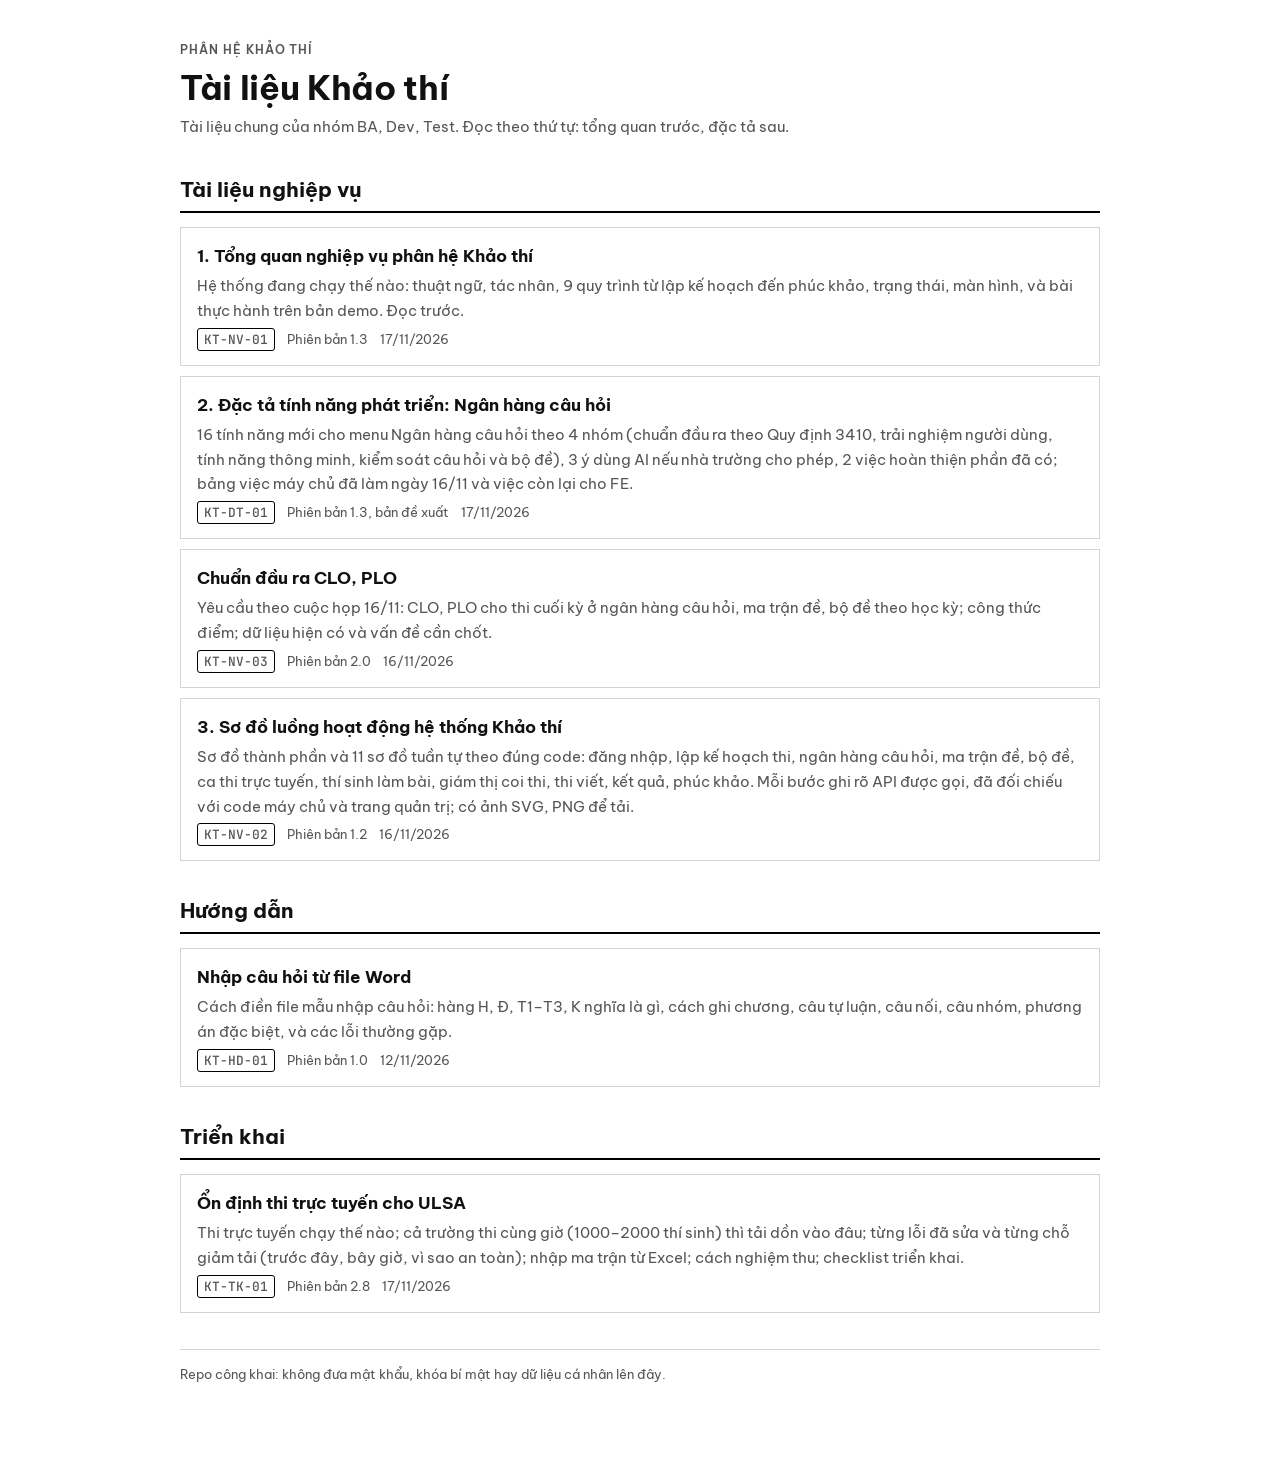
<file: index.html>
<!doctype html>
<html lang="vi">
<head>
<meta charset="utf-8">
<meta name="viewport" content="width=device-width, initial-scale=1, viewport-fit=cover">
<meta name="description" content="Tài liệu của nhóm phát triển phân hệ Khảo thí.">
<title>Tài liệu Khảo thí</title>
<link rel="preconnect" href="https://fonts.googleapis.com">
<link rel="preconnect" href="https://fonts.gstatic.com" crossorigin>
<link rel="stylesheet" href="https://fonts.googleapis.com/css2?family=Be+Vietnam+Pro:wght@400;500;600;700&family=JetBrains+Mono:wght@500&display=swap">
<link rel="stylesheet" href="assets/tai-lieu.css">
<style>
/* Mục lục tài liệu: mỗi nhóm là một danh sách liên kết */
ul.docs { list-style: none; padding: 0; display: grid; gap: 10px; }
ul.docs a { display: grid; gap: 4px; padding: 14px 16px; border: 1px solid var(--line); text-decoration: none; color: inherit; }
ul.docs a:hover { border-color: var(--strong); }
ul.docs a:focus-visible { outline: 2px solid var(--strong); outline-offset: 2px; }
.ten { font-weight: 700; font-size: 1.0625rem; }
.dong { display: flex; flex-wrap: wrap; gap: 4px 12px; font-size: 0.8125rem; color: var(--muted); align-items: baseline; }
</style>
</head>
<body>
<main class="doc">
  <header class="muc">
    <span class="nhan">Phân hệ Khảo thí</span>
    <h1>Tài liệu Khảo thí</h1>
    <p class="muted">Tài liệu chung của nhóm BA, Dev, Test. Đọc theo thứ tự: tổng quan trước, đặc tả sau.</p>
  </header>

  <section aria-labelledby="nhom-tai-lieu">
    <h2 id="nhom-tai-lieu">Tài liệu nghiệp vụ</h2>
    <ul class="docs">
      <li>
        <a href="nghiep-vu/tong-quan-nghiep-vu.html">
          <span class="ten">1. Tổng quan nghiệp vụ phân hệ Khảo thí</span>
          <span class="muted">Hệ thống đang chạy thế nào: thuật ngữ, tác nhân, 9 quy trình từ lập kế hoạch đến phúc khảo, trạng thái, màn hình, và bài thực hành trên bản demo. Đọc trước.</span>
          <span class="dong"><span class="ma">KT-NV-01</span><span>Phiên bản 1.3</span><span>17/11/2026</span></span>
        </a>
      </li>
      <li>
        <a href="nghiep-vu/dac-ta-tinh-nang.html">
          <span class="ten">2. Đặc tả tính năng phát triển: Ngân hàng câu hỏi</span>
          <span class="muted">16 tính năng mới cho menu Ngân hàng câu hỏi theo 4 nhóm (chuẩn đầu ra theo Quy định 3410, trải nghiệm người dùng, tính năng thông minh, kiểm soát câu hỏi và bộ đề), 3 ý dùng AI nếu nhà trường cho phép, 2 việc hoàn thiện phần đã có; bảng việc máy chủ đã làm ngày 16/11 và việc còn lại cho FE.</span>
          <span class="dong"><span class="ma">KT-DT-01</span><span>Phiên bản 1.3, bản đề xuất</span><span>17/11/2026</span></span>
        </a>
      </li>
      <li>
        <a href="nghiep-vu/chuan-dau-ra-clo-plo.html">
          <span class="ten">Chuẩn đầu ra CLO, PLO</span>
          <span class="muted">Yêu cầu theo cuộc họp 16/11: CLO, PLO cho thi cuối kỳ ở ngân hàng câu hỏi, ma trận đề, bộ đề theo học kỳ; công thức điểm; dữ liệu hiện có và vấn đề cần chốt.</span>
          <span class="dong"><span class="ma">KT-NV-03</span><span>Phiên bản 2.0</span><span>16/11/2026</span></span>
        </a>
      </li>
      <li>
        <a href="nghiep-vu/so-do-luong.html">
          <span class="ten">3. Sơ đồ luồng hoạt động hệ thống Khảo thí</span>
          <span class="muted">Sơ đồ thành phần và 11 sơ đồ tuần tự theo đúng code: đăng nhập, lập kế hoạch thi, ngân hàng câu hỏi, ma trận đề, bộ đề, ca thi trực tuyến, thí sinh làm bài, giám thị coi thi, thi viết, kết quả, phúc khảo. Mỗi bước ghi rõ API được gọi, đã đối chiếu với code máy chủ và trang quản trị; có ảnh SVG, PNG để tải.</span>
          <span class="dong"><span class="ma">KT-NV-02</span><span>Phiên bản 1.2</span><span>16/11/2026</span></span>
        </a>
      </li>
    </ul>
  </section>

  <section aria-labelledby="nhom-huong-dan">
    <h2 id="nhom-huong-dan">Hướng dẫn</h2>
    <ul class="docs">
      <li>
        <a href="huong-dan/nhap-cau-hoi-tu-word.html">
          <span class="ten">Nhập câu hỏi từ file Word</span>
          <span class="muted">Cách điền file mẫu nhập câu hỏi: hàng H, Đ, T1–T3, K nghĩa là gì, cách ghi chương, câu tự luận, câu nối, câu nhóm, phương án đặc biệt, và các lỗi thường gặp.</span>
          <span class="dong"><span class="ma">KT-HD-01</span><span>Phiên bản 1.0</span><span>12/11/2026</span></span>
        </a>
      </li>
    </ul>
  </section>

  <section aria-labelledby="nhom-trien-khai">
    <h2 id="nhom-trien-khai">Triển khai</h2>
    <ul class="docs">
      <li>
        <a href="trien-khai/ulsa-on-dinh-thi.html">
          <span class="ten">Ổn định thi trực tuyến cho ULSA</span>
          <span class="muted">Thi trực tuyến chạy thế nào; cả trường thi cùng giờ (1000–2000 thí sinh) thì tải dồn vào đâu; từng lỗi đã sửa và từng chỗ giảm tải (trước đây, bây giờ, vì sao an toàn); nhập ma trận từ Excel; cách nghiệm thu; checklist triển khai.</span>
          <span class="dong"><span class="ma">KT-TK-01</span><span>Phiên bản 2.8</span><span>17/11/2026</span></span>
        </a>
      </li>
    </ul>
  </section>

  <footer>Repo công khai: không đưa mật khẩu, khóa bí mật hay dữ liệu cá nhân lên đây.</footer>
</main>
</body>
</html>
</file>
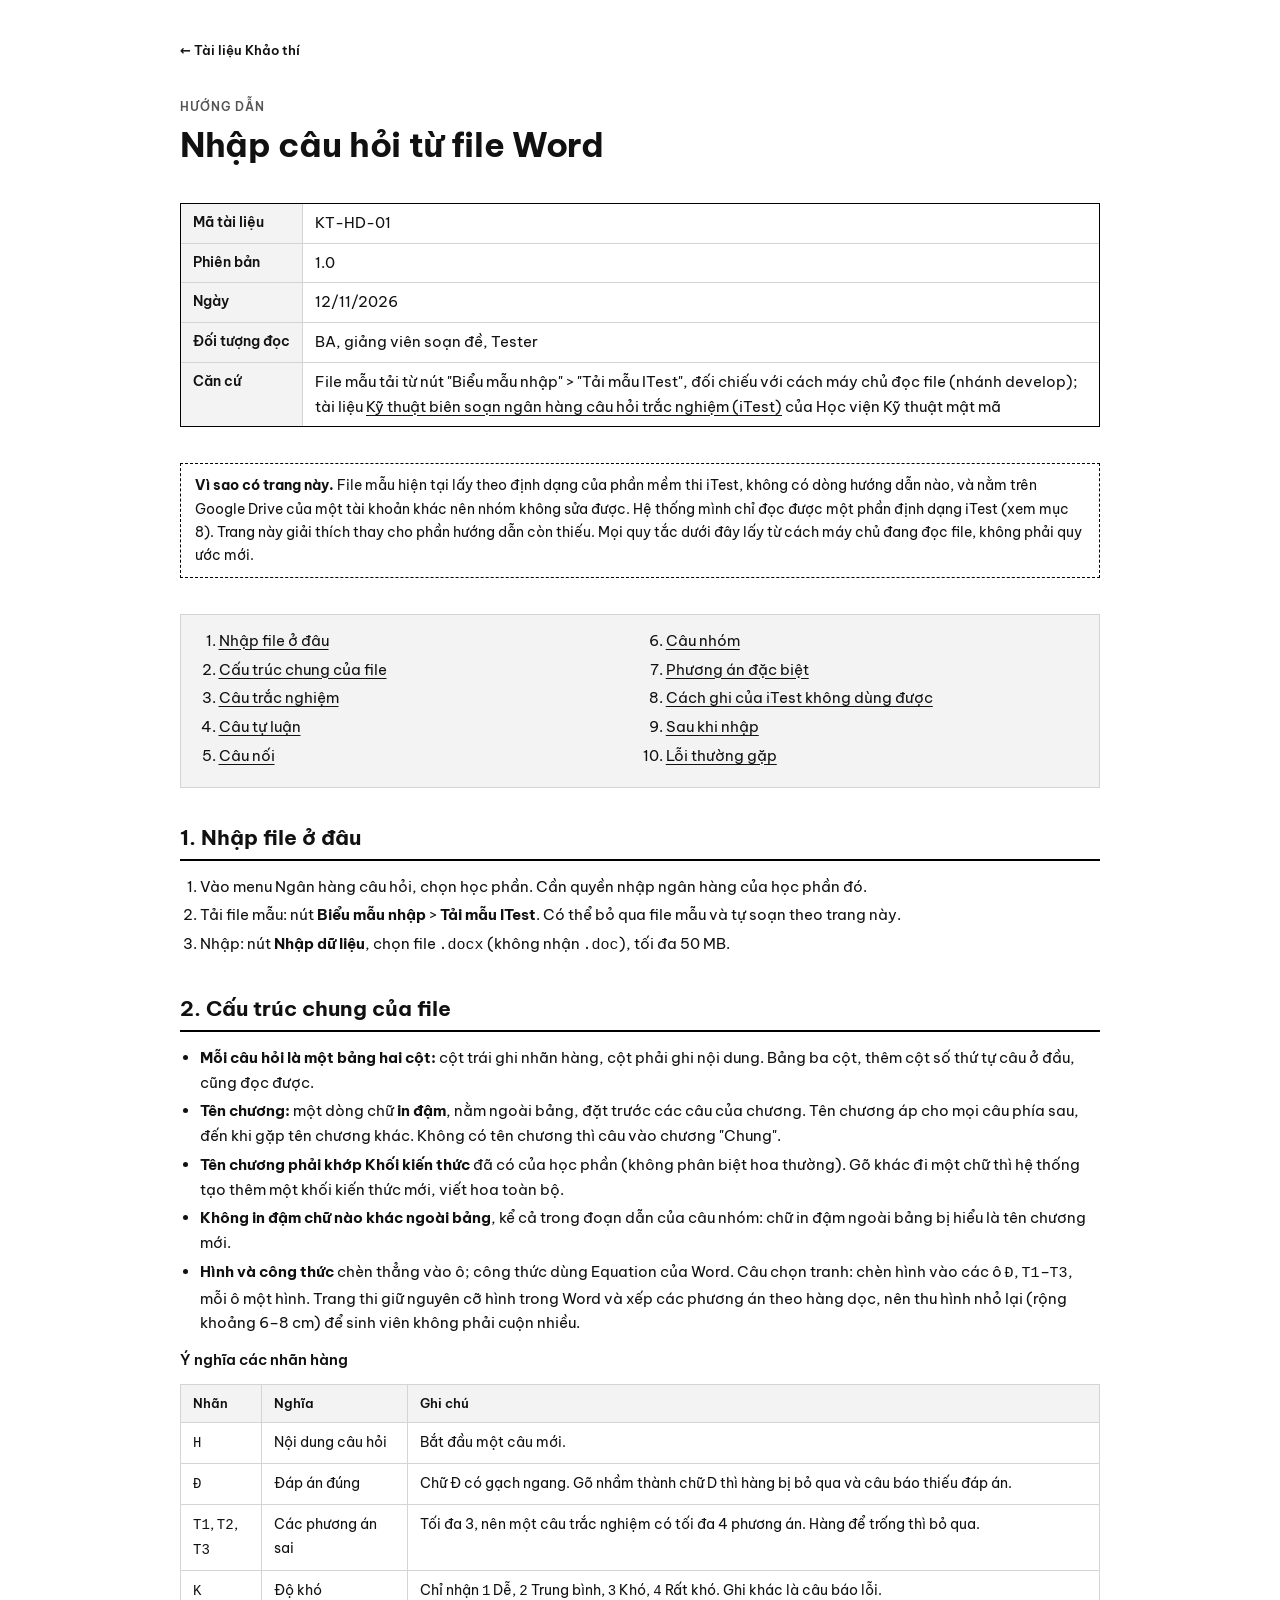
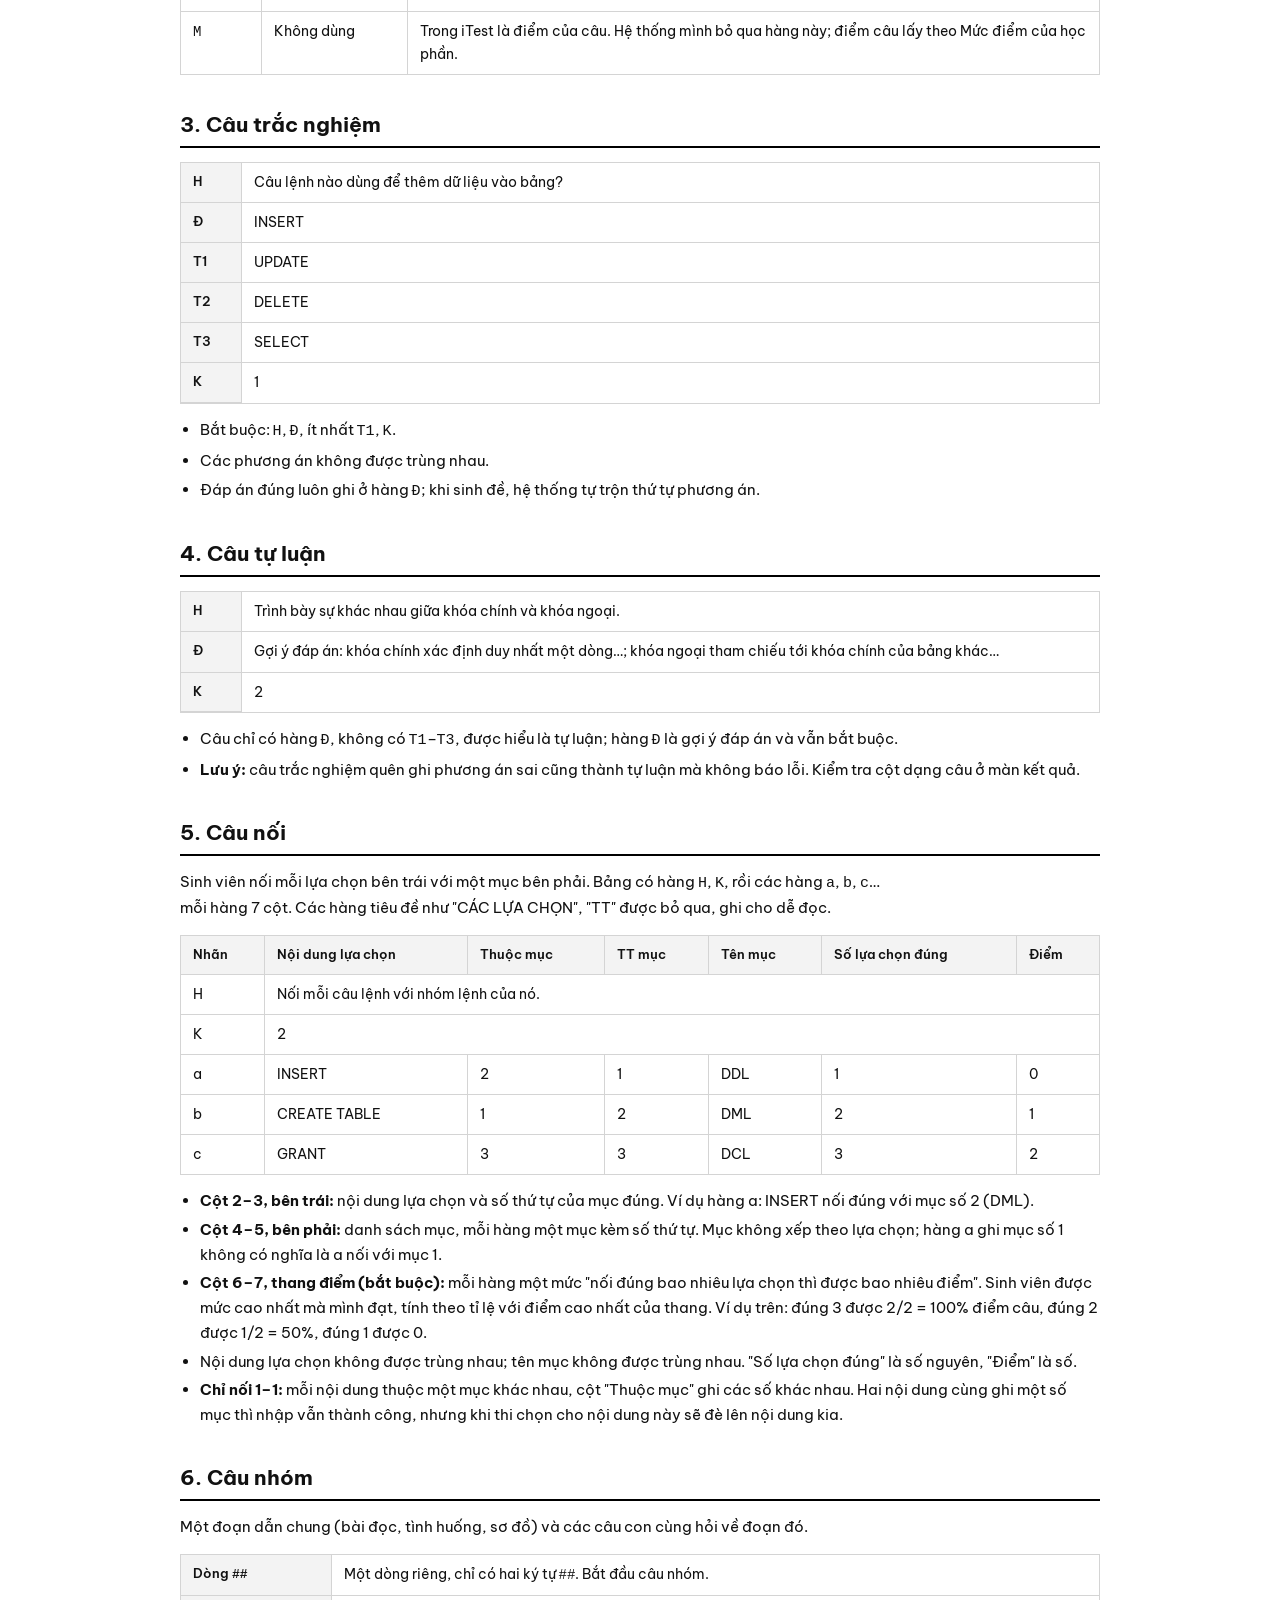
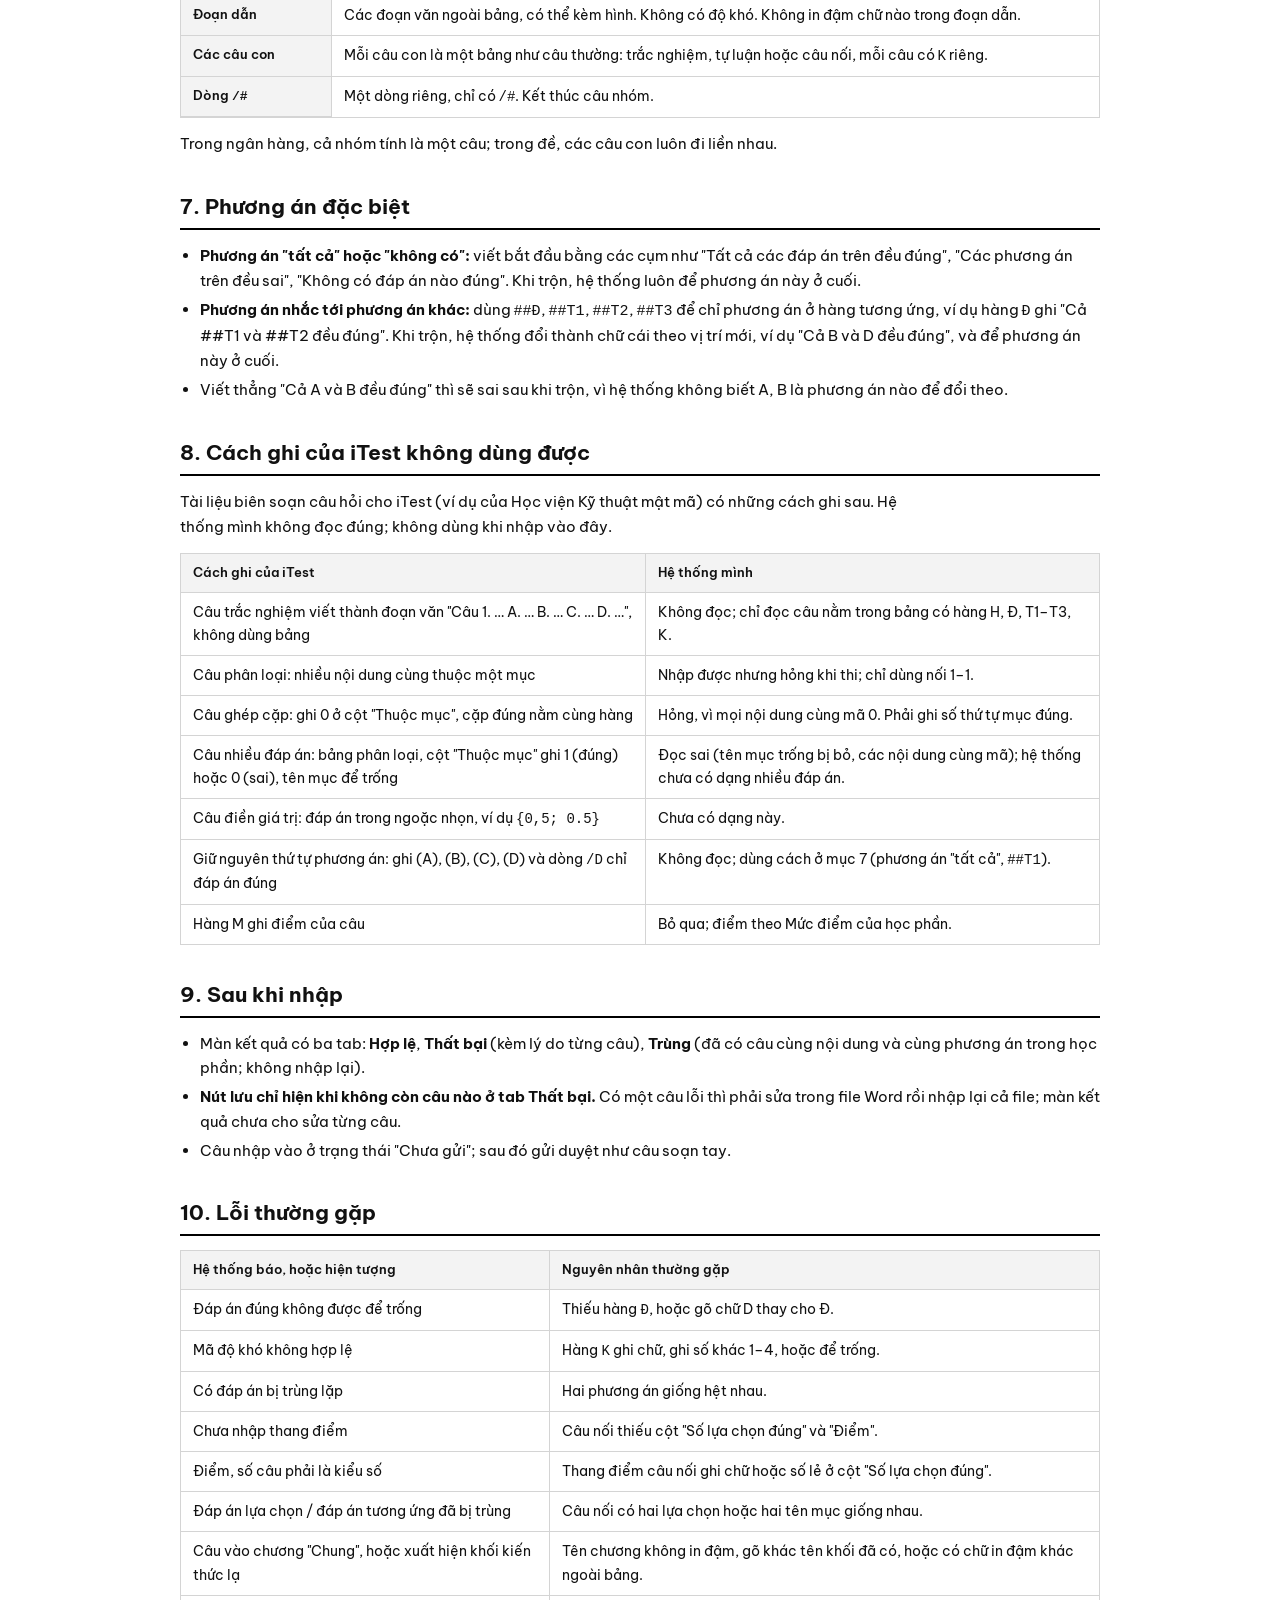
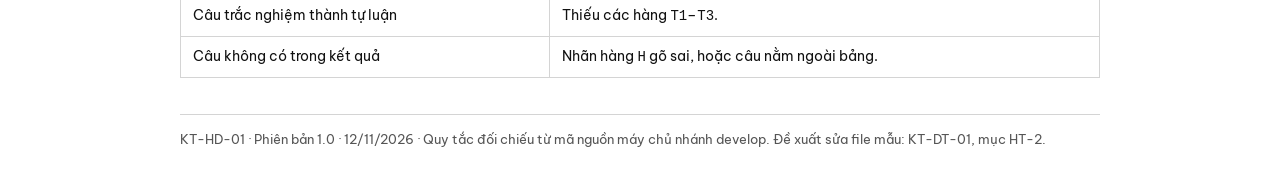
<file: huong-dan/nhap-cau-hoi-tu-word.html>
<!doctype html>
<html lang="vi">
<head>
<meta charset="utf-8">
<meta name="viewport" content="width=device-width, initial-scale=1, viewport-fit=cover">
<meta name="description" content="Cách điền file mẫu Word để nhập câu hỏi vào ngân hàng: từng hàng H, Đ, T1–T3, K nghĩa là gì, cách ghi chương, câu nối, câu nhóm, và các lỗi thường gặp.">
<title>Nhập câu hỏi từ Word</title>
<link rel="preconnect" href="https://fonts.googleapis.com">
<link rel="preconnect" href="https://fonts.gstatic.com" crossorigin>
<link rel="stylesheet" href="https://fonts.googleapis.com/css2?family=Be+Vietnam+Pro:wght@400;500;600;700&family=JetBrains+Mono:wght@500&display=swap">
<link rel="stylesheet" href="../assets/tai-lieu.css">
</head>
<body>
<main class="doc">
  <a class="back" href="../">← Tài liệu Khảo thí</a>

  <header class="muc">
    <span class="nhan">Hướng dẫn</span>
    <h1>Nhập câu hỏi từ file Word</h1>
  </header>

  <div class="thong-tin">
    <dl>
      <dt>Mã tài liệu</dt><dd>KT-HD-01</dd>
      <dt>Phiên bản</dt><dd>1.0</dd>
      <dt>Ngày</dt><dd>12/11/2026</dd>
      <dt>Đối tượng đọc</dt><dd>BA, giảng viên soạn đề, Tester</dd>
      <dt>Căn cứ</dt><dd>File mẫu tải từ nút "Biểu mẫu nhập" &gt; "Tải mẫu ITest", đối chiếu với cách máy chủ đọc file (nhánh develop); tài liệu <a href="https://ktdbcl.actvn.edu.vn/files/quy-dinh/hdkt-gv-001-ky-thuat-bien-soan-ngan-hang-cau-hoi-trac-nghiem.pdf">Kỹ thuật biên soạn ngân hàng câu hỏi trắc nghiệm (iTest)</a> của Học viện Kỹ thuật mật mã</dd>
    </dl>
  </div>

  <div class="chu-y"><b>Vì sao có trang này.</b> File mẫu hiện tại lấy theo định dạng của phần mềm thi iTest, không có dòng hướng dẫn nào, và nằm trên Google Drive của một tài khoản khác nên nhóm không sửa được. Hệ thống mình chỉ đọc được một phần định dạng iTest (xem mục 8). Trang này giải thích thay cho phần hướng dẫn còn thiếu. Mọi quy tắc dưới đây lấy từ cách máy chủ đang đọc file, không phải quy ước mới.</div>

  <nav class="muc-luc" aria-label="Mục lục">
    <ol>
      <li><a href="#o-dau">Nhập file ở đâu</a></li>
      <li><a href="#cau-truc">Cấu trúc chung của file</a></li>
      <li><a href="#trac-nghiem">Câu trắc nghiệm</a></li>
      <li><a href="#tu-luan">Câu tự luận</a></li>
      <li><a href="#cau-noi">Câu nối</a></li>
      <li><a href="#cau-nhom">Câu nhóm</a></li>
      <li><a href="#dac-biet">Phương án đặc biệt</a></li>
      <li><a href="#itest">Cách ghi của iTest không dùng được</a></li>
      <li><a href="#sau-khi-nhap">Sau khi nhập</a></li>
      <li><a href="#loi">Lỗi thường gặp</a></li>
    </ol>
  </nav>

  <section id="o-dau">
    <h2>1. Nhập file ở đâu</h2>
    <ol>
      <li>Vào menu Ngân hàng câu hỏi, chọn học phần. Cần quyền nhập ngân hàng của học phần đó.</li>
      <li>Tải file mẫu: nút <b>Biểu mẫu nhập</b> &gt; <b>Tải mẫu ITest</b>. Có thể bỏ qua file mẫu và tự soạn theo trang này.</li>
      <li>Nhập: nút <b>Nhập dữ liệu</b>, chọn file <code>.docx</code> (không nhận <code>.doc</code>), tối đa 50 MB.</li>
    </ol>
  </section>

  <section id="cau-truc">
    <h2>2. Cấu trúc chung của file</h2>
    <ul>
      <li><b>Mỗi câu hỏi là một bảng hai cột:</b> cột trái ghi nhãn hàng, cột phải ghi nội dung. Bảng ba cột, thêm cột số thứ tự câu ở đầu, cũng đọc được.</li>
      <li><b>Tên chương:</b> một dòng chữ <b>in đậm</b>, nằm ngoài bảng, đặt trước các câu của chương. Tên chương áp cho mọi câu phía sau, đến khi gặp tên chương khác. Không có tên chương thì câu vào chương "Chung".</li>
      <li><b>Tên chương phải khớp Khối kiến thức</b> đã có của học phần (không phân biệt hoa thường). Gõ khác đi một chữ thì hệ thống tạo thêm một khối kiến thức mới, viết hoa toàn bộ.</li>
      <li><b>Không in đậm chữ nào khác ngoài bảng</b>, kể cả trong đoạn dẫn của câu nhóm: chữ in đậm ngoài bảng bị hiểu là tên chương mới.</li>
      <li><b>Hình và công thức</b> chèn thẳng vào ô; công thức dùng Equation của Word. Câu chọn tranh: chèn hình vào các ô <code>Đ</code>, <code>T1</code>–<code>T3</code>, mỗi ô một hình. Trang thi giữ nguyên cỡ hình trong Word và xếp các phương án theo hàng dọc, nên thu hình nhỏ lại (rộng khoảng 6–8 cm) để sinh viên không phải cuộn nhiều.</li>
    </ul>
    <h4>Ý nghĩa các nhãn hàng</h4>
    <div class="bang"><table>
      <thead><tr><th style="width:80px">Nhãn</th><th>Nghĩa</th><th>Ghi chú</th></tr></thead>
      <tbody>
        <tr><td><code>H</code></td><td>Nội dung câu hỏi</td><td>Bắt đầu một câu mới.</td></tr>
        <tr><td><code>Đ</code></td><td>Đáp án đúng</td><td>Chữ Đ có gạch ngang. Gõ nhầm thành chữ D thì hàng bị bỏ qua và câu báo thiếu đáp án.</td></tr>
        <tr><td><code>T1</code>, <code>T2</code>, <code>T3</code></td><td>Các phương án sai</td><td>Tối đa 3, nên một câu trắc nghiệm có tối đa 4 phương án. Hàng để trống thì bỏ qua.</td></tr>
        <tr><td><code>K</code></td><td>Độ khó</td><td>Chỉ nhận <code>1</code> Dễ, <code>2</code> Trung bình, <code>3</code> Khó, <code>4</code> Rất khó. Ghi khác là câu báo lỗi.</td></tr>
        <tr><td><code>M</code></td><td>Không dùng</td><td>Trong iTest là điểm của câu. Hệ thống mình bỏ qua hàng này; điểm câu lấy theo Mức điểm của học phần.</td></tr>
      </tbody>
    </table></div>
  </section>

  <section id="trac-nghiem">
    <h2>3. Câu trắc nghiệm</h2>
    <div class="bang"><table>
      <tbody>
        <tr><th style="width:60px">H</th><td>Câu lệnh nào dùng để thêm dữ liệu vào bảng?</td></tr>
        <tr><th>Đ</th><td>INSERT</td></tr>
        <tr><th>T1</th><td>UPDATE</td></tr>
        <tr><th>T2</th><td>DELETE</td></tr>
        <tr><th>T3</th><td>SELECT</td></tr>
        <tr><th>K</th><td>1</td></tr>
      </tbody>
    </table></div>
    <ul>
      <li>Bắt buộc: <code>H</code>, <code>Đ</code>, ít nhất <code>T1</code>, <code>K</code>.</li>
      <li>Các phương án không được trùng nhau.</li>
      <li>Đáp án đúng luôn ghi ở hàng <code>Đ</code>; khi sinh đề, hệ thống tự trộn thứ tự phương án.</li>
    </ul>
  </section>

  <section id="tu-luan">
    <h2>4. Câu tự luận</h2>
    <div class="bang"><table>
      <tbody>
        <tr><th style="width:60px">H</th><td>Trình bày sự khác nhau giữa khóa chính và khóa ngoại.</td></tr>
        <tr><th>Đ</th><td>Gợi ý đáp án: khóa chính xác định duy nhất một dòng…; khóa ngoại tham chiếu tới khóa chính của bảng khác…</td></tr>
        <tr><th>K</th><td>2</td></tr>
      </tbody>
    </table></div>
    <ul>
      <li>Câu chỉ có hàng <code>Đ</code>, không có <code>T1</code>–<code>T3</code>, được hiểu là tự luận; hàng <code>Đ</code> là gợi ý đáp án và vẫn bắt buộc.</li>
      <li><b>Lưu ý:</b> câu trắc nghiệm quên ghi phương án sai cũng thành tự luận mà không báo lỗi. Kiểm tra cột dạng câu ở màn kết quả.</li>
    </ul>
  </section>

  <section id="cau-noi">
    <h2>5. Câu nối</h2>
    <p>Sinh viên nối mỗi lựa chọn bên trái với một mục bên phải. Bảng có hàng <code>H</code>, <code>K</code>, rồi các hàng <code>a</code>, <code>b</code>, <code>c</code>… mỗi hàng 7 cột. Các hàng tiêu đề như "CÁC LỰA CHỌN", "TT" được bỏ qua, ghi cho dễ đọc.</p>
    <div class="bang"><table>
      <thead>
        <tr><th>Nhãn</th><th>Nội dung lựa chọn</th><th>Thuộc mục</th><th>TT mục</th><th>Tên mục</th><th>Số lựa chọn đúng</th><th>Điểm</th></tr>
      </thead>
      <tbody>
        <tr><td>H</td><td colspan="6">Nối mỗi câu lệnh với nhóm lệnh của nó.</td></tr>
        <tr><td>K</td><td colspan="6">2</td></tr>
        <tr><td>a</td><td>INSERT</td><td>2</td><td>1</td><td>DDL</td><td>1</td><td>0</td></tr>
        <tr><td>b</td><td>CREATE TABLE</td><td>1</td><td>2</td><td>DML</td><td>2</td><td>1</td></tr>
        <tr><td>c</td><td>GRANT</td><td>3</td><td>3</td><td>DCL</td><td>3</td><td>2</td></tr>
      </tbody>
    </table></div>
    <ul>
      <li><b>Cột 2–3, bên trái:</b> nội dung lựa chọn và số thứ tự của mục đúng. Ví dụ hàng a: INSERT nối đúng với mục số 2 (DML).</li>
      <li><b>Cột 4–5, bên phải:</b> danh sách mục, mỗi hàng một mục kèm số thứ tự. Mục không xếp theo lựa chọn; hàng a ghi mục số 1 không có nghĩa là a nối với mục 1.</li>
      <li><b>Cột 6–7, thang điểm (bắt buộc):</b> mỗi hàng một mức "nối đúng bao nhiêu lựa chọn thì được bao nhiêu điểm". Sinh viên được mức cao nhất mà mình đạt, tính theo tỉ lệ với điểm cao nhất của thang. Ví dụ trên: đúng 3 được 2/2 = 100% điểm câu, đúng 2 được 1/2 = 50%, đúng 1 được 0.</li>
      <li>Nội dung lựa chọn không được trùng nhau; tên mục không được trùng nhau. "Số lựa chọn đúng" là số nguyên, "Điểm" là số.</li>
      <li><b>Chỉ nối 1–1:</b> mỗi nội dung thuộc một mục khác nhau, cột "Thuộc mục" ghi các số khác nhau. Hai nội dung cùng ghi một số mục thì nhập vẫn thành công, nhưng khi thi chọn cho nội dung này sẽ đè lên nội dung kia.</li>
    </ul>
  </section>

  <section id="cau-nhom">
    <h2>6. Câu nhóm</h2>
    <p>Một đoạn dẫn chung (bài đọc, tình huống, sơ đồ) và các câu con cùng hỏi về đoạn đó.</p>
    <div class="bang"><table>
      <tbody>
        <tr><th style="width:150px">Dòng <code>##</code></th><td>Một dòng riêng, chỉ có hai ký tự <code>##</code>. Bắt đầu câu nhóm.</td></tr>
        <tr><th>Đoạn dẫn</th><td>Các đoạn văn ngoài bảng, có thể kèm hình. Không có độ khó. Không in đậm chữ nào trong đoạn dẫn.</td></tr>
        <tr><th>Các câu con</th><td>Mỗi câu con là một bảng như câu thường: trắc nghiệm, tự luận hoặc câu nối, mỗi câu có <code>K</code> riêng.</td></tr>
        <tr><th>Dòng <code>/#</code></th><td>Một dòng riêng, chỉ có <code>/#</code>. Kết thúc câu nhóm.</td></tr>
      </tbody>
    </table></div>
    <p>Trong ngân hàng, cả nhóm tính là một câu; trong đề, các câu con luôn đi liền nhau.</p>
  </section>

  <section id="dac-biet">
    <h2>7. Phương án đặc biệt</h2>
    <ul>
      <li><b>Phương án "tất cả" hoặc "không có":</b> viết bắt đầu bằng các cụm như "Tất cả các đáp án trên đều đúng", "Các phương án trên đều sai", "Không có đáp án nào đúng". Khi trộn, hệ thống luôn để phương án này ở cuối.</li>
      <li><b>Phương án nhắc tới phương án khác:</b> dùng <code>##Đ</code>, <code>##T1</code>, <code>##T2</code>, <code>##T3</code> để chỉ phương án ở hàng tương ứng, ví dụ hàng <code>Đ</code> ghi "Cả ##T1 và ##T2 đều đúng". Khi trộn, hệ thống đổi thành chữ cái theo vị trí mới, ví dụ "Cả B và D đều đúng", và để phương án này ở cuối.</li>
      <li>Viết thẳng "Cả A và B đều đúng" thì sẽ sai sau khi trộn, vì hệ thống không biết A, B là phương án nào để đổi theo.</li>
    </ul>
  </section>

  <section id="itest">
    <h2>8. Cách ghi của iTest không dùng được</h2>
    <p>Tài liệu biên soạn câu hỏi cho iTest (ví dụ của Học viện Kỹ thuật mật mã) có những cách ghi sau. Hệ thống mình không đọc đúng; không dùng khi nhập vào đây.</p>
    <div class="bang"><table>
      <thead><tr><th>Cách ghi của iTest</th><th>Hệ thống mình</th></tr></thead>
      <tbody>
        <tr><td>Câu trắc nghiệm viết thành đoạn văn "Câu 1. … A. … B. … C. … D. …", không dùng bảng</td><td>Không đọc; chỉ đọc câu nằm trong bảng có hàng H, Đ, T1–T3, K.</td></tr>
        <tr><td>Câu phân loại: nhiều nội dung cùng thuộc một mục</td><td>Nhập được nhưng hỏng khi thi; chỉ dùng nối 1–1.</td></tr>
        <tr><td>Câu ghép cặp: ghi 0 ở cột "Thuộc mục", cặp đúng nằm cùng hàng</td><td>Hỏng, vì mọi nội dung cùng mã 0. Phải ghi số thứ tự mục đúng.</td></tr>
        <tr><td>Câu nhiều đáp án: bảng phân loại, cột "Thuộc mục" ghi 1 (đúng) hoặc 0 (sai), tên mục để trống</td><td>Đọc sai (tên mục trống bị bỏ, các nội dung cùng mã); hệ thống chưa có dạng nhiều đáp án.</td></tr>
        <tr><td>Câu điền giá trị: đáp án trong ngoặc nhọn, ví dụ <code>{0,5; 0.5}</code></td><td>Chưa có dạng này.</td></tr>
        <tr><td>Giữ nguyên thứ tự phương án: ghi (A), (B), (C), (D) và dòng <code>/D</code> chỉ đáp án đúng</td><td>Không đọc; dùng cách ở mục 7 (phương án "tất cả", <code>##T1</code>).</td></tr>
        <tr><td>Hàng M ghi điểm của câu</td><td>Bỏ qua; điểm theo Mức điểm của học phần.</td></tr>
      </tbody>
    </table></div>
  </section>

  <section id="sau-khi-nhap">
    <h2>9. Sau khi nhập</h2>
    <ul>
      <li>Màn kết quả có ba tab: <b>Hợp lệ</b>, <b>Thất bại</b> (kèm lý do từng câu), <b>Trùng</b> (đã có câu cùng nội dung và cùng phương án trong học phần; không nhập lại).</li>
      <li><b>Nút lưu chỉ hiện khi không còn câu nào ở tab Thất bại.</b> Có một câu lỗi thì phải sửa trong file Word rồi nhập lại cả file; màn kết quả chưa cho sửa từng câu.</li>
      <li>Câu nhập vào ở trạng thái "Chưa gửi"; sau đó gửi duyệt như câu soạn tay.</li>
    </ul>
  </section>

  <section id="loi">
    <h2>10. Lỗi thường gặp</h2>
    <div class="bang"><table>
      <thead><tr><th>Hệ thống báo, hoặc hiện tượng</th><th>Nguyên nhân thường gặp</th></tr></thead>
      <tbody>
        <tr><td>Đáp án đúng không được để trống</td><td>Thiếu hàng <code>Đ</code>, hoặc gõ chữ D thay cho Đ.</td></tr>
        <tr><td>Mã độ khó không hợp lệ</td><td>Hàng <code>K</code> ghi chữ, ghi số khác 1–4, hoặc để trống.</td></tr>
        <tr><td>Có đáp án bị trùng lặp</td><td>Hai phương án giống hệt nhau.</td></tr>
        <tr><td>Chưa nhập thang điểm</td><td>Câu nối thiếu cột "Số lựa chọn đúng" và "Điểm".</td></tr>
        <tr><td>Điểm, số câu phải là kiểu số</td><td>Thang điểm câu nối ghi chữ hoặc số lẻ ở cột "Số lựa chọn đúng".</td></tr>
        <tr><td>Đáp án lựa chọn / đáp án tương ứng đã bị trùng</td><td>Câu nối có hai lựa chọn hoặc hai tên mục giống nhau.</td></tr>
        <tr><td>Câu vào chương "Chung", hoặc xuất hiện khối kiến thức lạ</td><td>Tên chương không in đậm, gõ khác tên khối đã có, hoặc có chữ in đậm khác ngoài bảng.</td></tr>
        <tr><td>Câu trắc nghiệm thành tự luận</td><td>Thiếu các hàng <code>T1</code>–<code>T3</code>.</td></tr>
        <tr><td>Câu không có trong kết quả</td><td>Nhãn hàng <code>H</code> gõ sai, hoặc câu nằm ngoài bảng.</td></tr>
      </tbody>
    </table></div>
  </section>

  <footer>KT-HD-01 · Phiên bản 1.0 · 12/11/2026 · Quy tắc đối chiếu từ mã nguồn máy chủ nhánh develop. Đề xuất sửa file mẫu: KT-DT-01, mục HT-2.</footer>
</main>
</body>
</html>
</file>
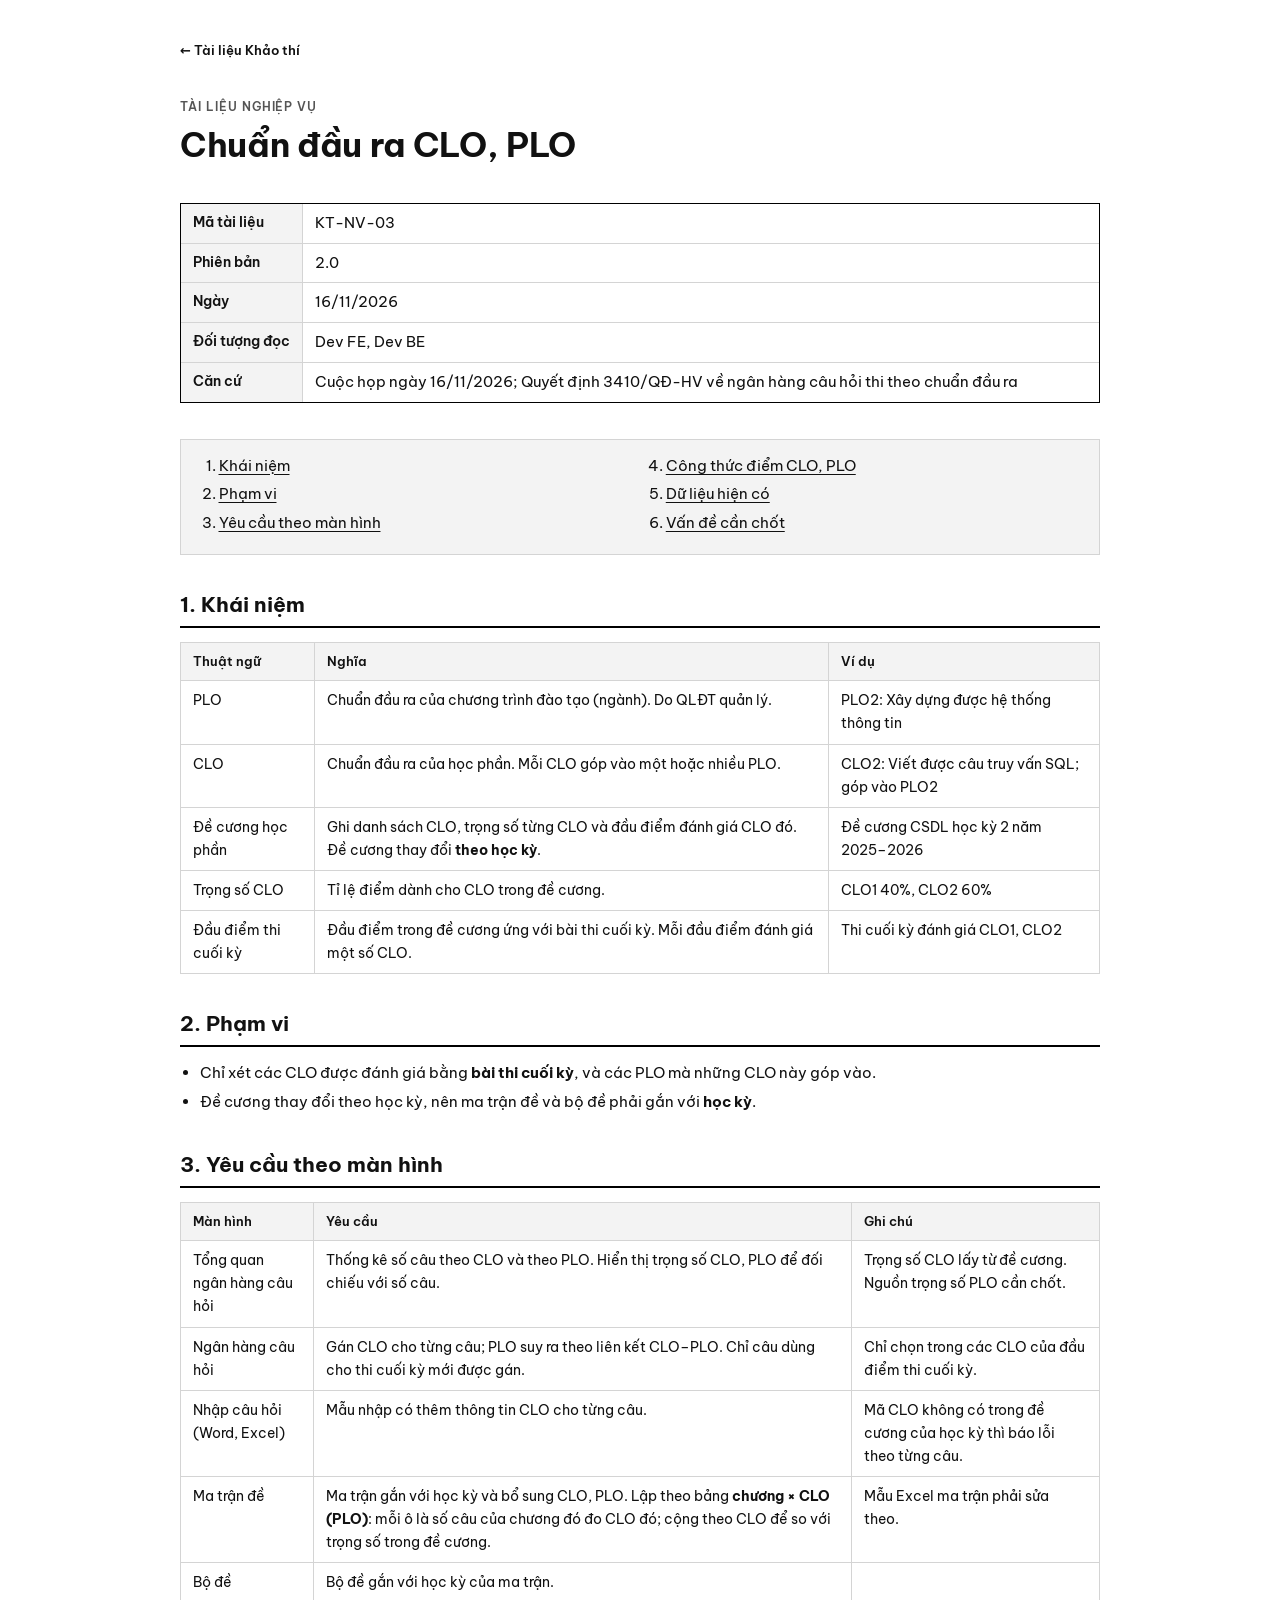
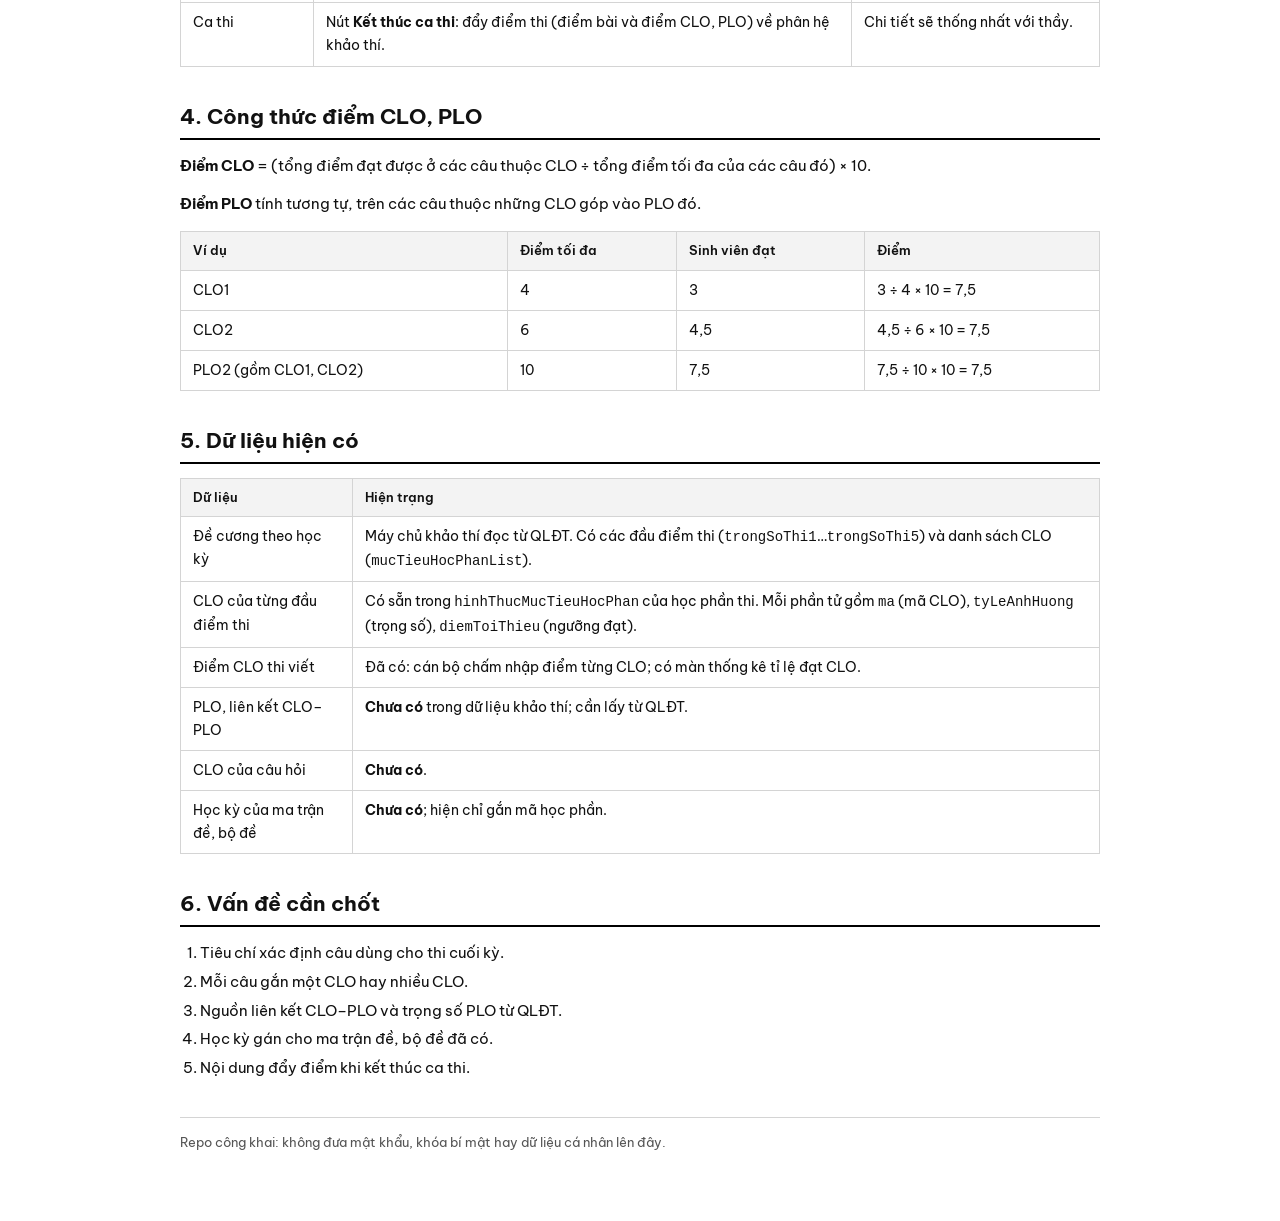
<file: nghiep-vu/chuan-dau-ra-clo-plo.html>
<!doctype html>
<html lang="vi">
<head>
<meta charset="utf-8">
<meta name="viewport" content="width=device-width, initial-scale=1, viewport-fit=cover">
<meta name="description" content="Yêu cầu nghiệp vụ chuẩn đầu ra CLO, PLO cho ngân hàng câu hỏi, ma trận đề, bộ đề và điểm thi cuối kỳ, theo cuộc họp ngày 16/11/2026.">
<title>Chuẩn đầu ra CLO, PLO</title>
<link rel="preconnect" href="https://fonts.googleapis.com">
<link rel="preconnect" href="https://fonts.gstatic.com" crossorigin>
<link rel="stylesheet" href="https://fonts.googleapis.com/css2?family=Be+Vietnam+Pro:wght@400;500;600;700&family=JetBrains+Mono:wght@500&display=swap">
<link rel="stylesheet" href="../assets/tai-lieu.css">
</head>
<body>
<main class="doc">
  <a class="back" href="../">← Tài liệu Khảo thí</a>

  <header class="muc">
    <span class="nhan">Tài liệu nghiệp vụ</span>
    <h1>Chuẩn đầu ra CLO, PLO</h1>
  </header>

  <div class="thong-tin">
    <dl>
      <dt>Mã tài liệu</dt><dd>KT-NV-03</dd>
      <dt>Phiên bản</dt><dd>2.0</dd>
      <dt>Ngày</dt><dd>16/11/2026</dd>
      <dt>Đối tượng đọc</dt><dd>Dev FE, Dev BE</dd>
      <dt>Căn cứ</dt><dd>Cuộc họp ngày 16/11/2026; Quyết định 3410/QĐ-HV về ngân hàng câu hỏi thi theo chuẩn đầu ra</dd>
    </dl>
  </div>

  <nav class="muc-luc" aria-label="Mục lục">
    <ol>
      <li><a href="#khai-niem">Khái niệm</a></li>
      <li><a href="#pham-vi">Phạm vi</a></li>
      <li><a href="#yeu-cau">Yêu cầu theo màn hình</a></li>
      <li><a href="#cong-thuc">Công thức điểm CLO, PLO</a></li>
      <li><a href="#du-lieu">Dữ liệu hiện có</a></li>
      <li><a href="#can-chot">Vấn đề cần chốt</a></li>
    </ol>
  </nav>

  <section id="khai-niem">
    <h2>1. Khái niệm</h2>
    <div class="bang"><table>
      <thead><tr><th>Thuật ngữ</th><th>Nghĩa</th><th>Ví dụ</th></tr></thead>
      <tbody>
        <tr><td>PLO</td><td>Chuẩn đầu ra của chương trình đào tạo (ngành). Do QLĐT quản lý.</td><td>PLO2: Xây dựng được hệ thống thông tin</td></tr>
        <tr><td>CLO</td><td>Chuẩn đầu ra của học phần. Mỗi CLO góp vào một hoặc nhiều PLO.</td><td>CLO2: Viết được câu truy vấn SQL; góp vào PLO2</td></tr>
        <tr><td>Đề cương học phần</td><td>Ghi danh sách CLO, trọng số từng CLO và đầu điểm đánh giá CLO đó. Đề cương thay đổi <b>theo học kỳ</b>.</td><td>Đề cương CSDL học kỳ 2 năm 2025–2026</td></tr>
        <tr><td>Trọng số CLO</td><td>Tỉ lệ điểm dành cho CLO trong đề cương.</td><td>CLO1 40%, CLO2 60%</td></tr>
        <tr><td>Đầu điểm thi cuối kỳ</td><td>Đầu điểm trong đề cương ứng với bài thi cuối kỳ. Mỗi đầu điểm đánh giá một số CLO.</td><td>Thi cuối kỳ đánh giá CLO1, CLO2</td></tr>
      </tbody>
    </table></div>
  </section>

  <section id="pham-vi">
    <h2>2. Phạm vi</h2>
    <ul>
      <li>Chỉ xét các CLO được đánh giá bằng <b>bài thi cuối kỳ</b>, và các PLO mà những CLO này góp vào.</li>
      <li>Đề cương thay đổi theo học kỳ, nên ma trận đề và bộ đề phải gắn với <b>học kỳ</b>.</li>
    </ul>
  </section>

  <section id="yeu-cau">
    <h2>3. Yêu cầu theo màn hình</h2>
    <div class="bang"><table>
      <thead><tr><th>Màn hình</th><th>Yêu cầu</th><th>Ghi chú</th></tr></thead>
      <tbody>
        <tr><td>Tổng quan ngân hàng câu hỏi</td><td>Thống kê số câu theo CLO và theo PLO. Hiển thị trọng số CLO, PLO để đối chiếu với số câu.</td><td>Trọng số CLO lấy từ đề cương. Nguồn trọng số PLO cần chốt.</td></tr>
        <tr><td>Ngân hàng câu hỏi</td><td>Gán CLO cho từng câu; PLO suy ra theo liên kết CLO–PLO. Chỉ câu dùng cho thi cuối kỳ mới được gán.</td><td>Chỉ chọn trong các CLO của đầu điểm thi cuối kỳ.</td></tr>
        <tr><td>Nhập câu hỏi (Word, Excel)</td><td>Mẫu nhập có thêm thông tin CLO cho từng câu.</td><td>Mã CLO không có trong đề cương của học kỳ thì báo lỗi theo từng câu.</td></tr>
        <tr><td>Ma trận đề</td><td>Ma trận gắn với học kỳ và bổ sung CLO, PLO. Lập theo bảng <b>chương × CLO (PLO)</b>: mỗi ô là số câu của chương đó đo CLO đó; cộng theo CLO để so với trọng số trong đề cương.</td><td>Mẫu Excel ma trận phải sửa theo.</td></tr>
        <tr><td>Bộ đề</td><td>Bộ đề gắn với học kỳ của ma trận.</td><td></td></tr>
        <tr><td>Ca thi</td><td>Nút <b>Kết thúc ca thi</b>: đẩy điểm thi (điểm bài và điểm CLO, PLO) về phân hệ khảo thí.</td><td>Chi tiết sẽ thống nhất với thầy.</td></tr>
      </tbody>
    </table></div>
  </section>

  <section id="cong-thuc">
    <h2>4. Công thức điểm CLO, PLO</h2>
    <p><b>Điểm CLO</b> = (tổng điểm đạt được ở các câu thuộc CLO ÷ tổng điểm tối đa của các câu đó) × 10.</p>
    <p><b>Điểm PLO</b> tính tương tự, trên các câu thuộc những CLO góp vào PLO đó.</p>
    <div class="bang"><table>
      <thead><tr><th>Ví dụ</th><th>Điểm tối đa</th><th>Sinh viên đạt</th><th>Điểm</th></tr></thead>
      <tbody>
        <tr><td>CLO1</td><td>4</td><td>3</td><td>3 ÷ 4 × 10 = 7,5</td></tr>
        <tr><td>CLO2</td><td>6</td><td>4,5</td><td>4,5 ÷ 6 × 10 = 7,5</td></tr>
        <tr><td>PLO2 (gồm CLO1, CLO2)</td><td>10</td><td>7,5</td><td>7,5 ÷ 10 × 10 = 7,5</td></tr>
      </tbody>
    </table></div>
  </section>

  <section id="du-lieu">
    <h2>5. Dữ liệu hiện có</h2>
    <div class="bang"><table>
      <thead><tr><th>Dữ liệu</th><th>Hiện trạng</th></tr></thead>
      <tbody>
        <tr><td>Đề cương theo học kỳ</td><td>Máy chủ khảo thí đọc từ QLĐT. Có các đầu điểm thi (<code>trongSoThi1</code>…<code>trongSoThi5</code>) và danh sách CLO (<code>mucTieuHocPhanList</code>).</td></tr>
        <tr><td>CLO của từng đầu điểm thi</td><td>Có sẵn trong <code>hinhThucMucTieuHocPhan</code> của học phần thi. Mỗi phần tử gồm <code>ma</code> (mã CLO), <code>tyLeAnhHuong</code> (trọng số), <code>diemToiThieu</code> (ngưỡng đạt).</td></tr>
        <tr><td>Điểm CLO thi viết</td><td>Đã có: cán bộ chấm nhập điểm từng CLO; có màn thống kê tỉ lệ đạt CLO.</td></tr>
        <tr><td>PLO, liên kết CLO–PLO</td><td><b>Chưa có</b> trong dữ liệu khảo thí; cần lấy từ QLĐT.</td></tr>
        <tr><td>CLO của câu hỏi</td><td><b>Chưa có</b>.</td></tr>
        <tr><td>Học kỳ của ma trận đề, bộ đề</td><td><b>Chưa có</b>; hiện chỉ gắn mã học phần.</td></tr>
      </tbody>
    </table></div>
  </section>

  <section id="can-chot">
    <h2>6. Vấn đề cần chốt</h2>
    <ol>
      <li>Tiêu chí xác định câu dùng cho thi cuối kỳ.</li>
      <li>Mỗi câu gắn một CLO hay nhiều CLO.</li>
      <li>Nguồn liên kết CLO–PLO và trọng số PLO từ QLĐT.</li>
      <li>Học kỳ gán cho ma trận đề, bộ đề đã có.</li>
      <li>Nội dung đẩy điểm khi kết thúc ca thi.</li>
    </ol>
  </section>

  <footer>Repo công khai: không đưa mật khẩu, khóa bí mật hay dữ liệu cá nhân lên đây.</footer>
</main>
</body>
</html>
</file>
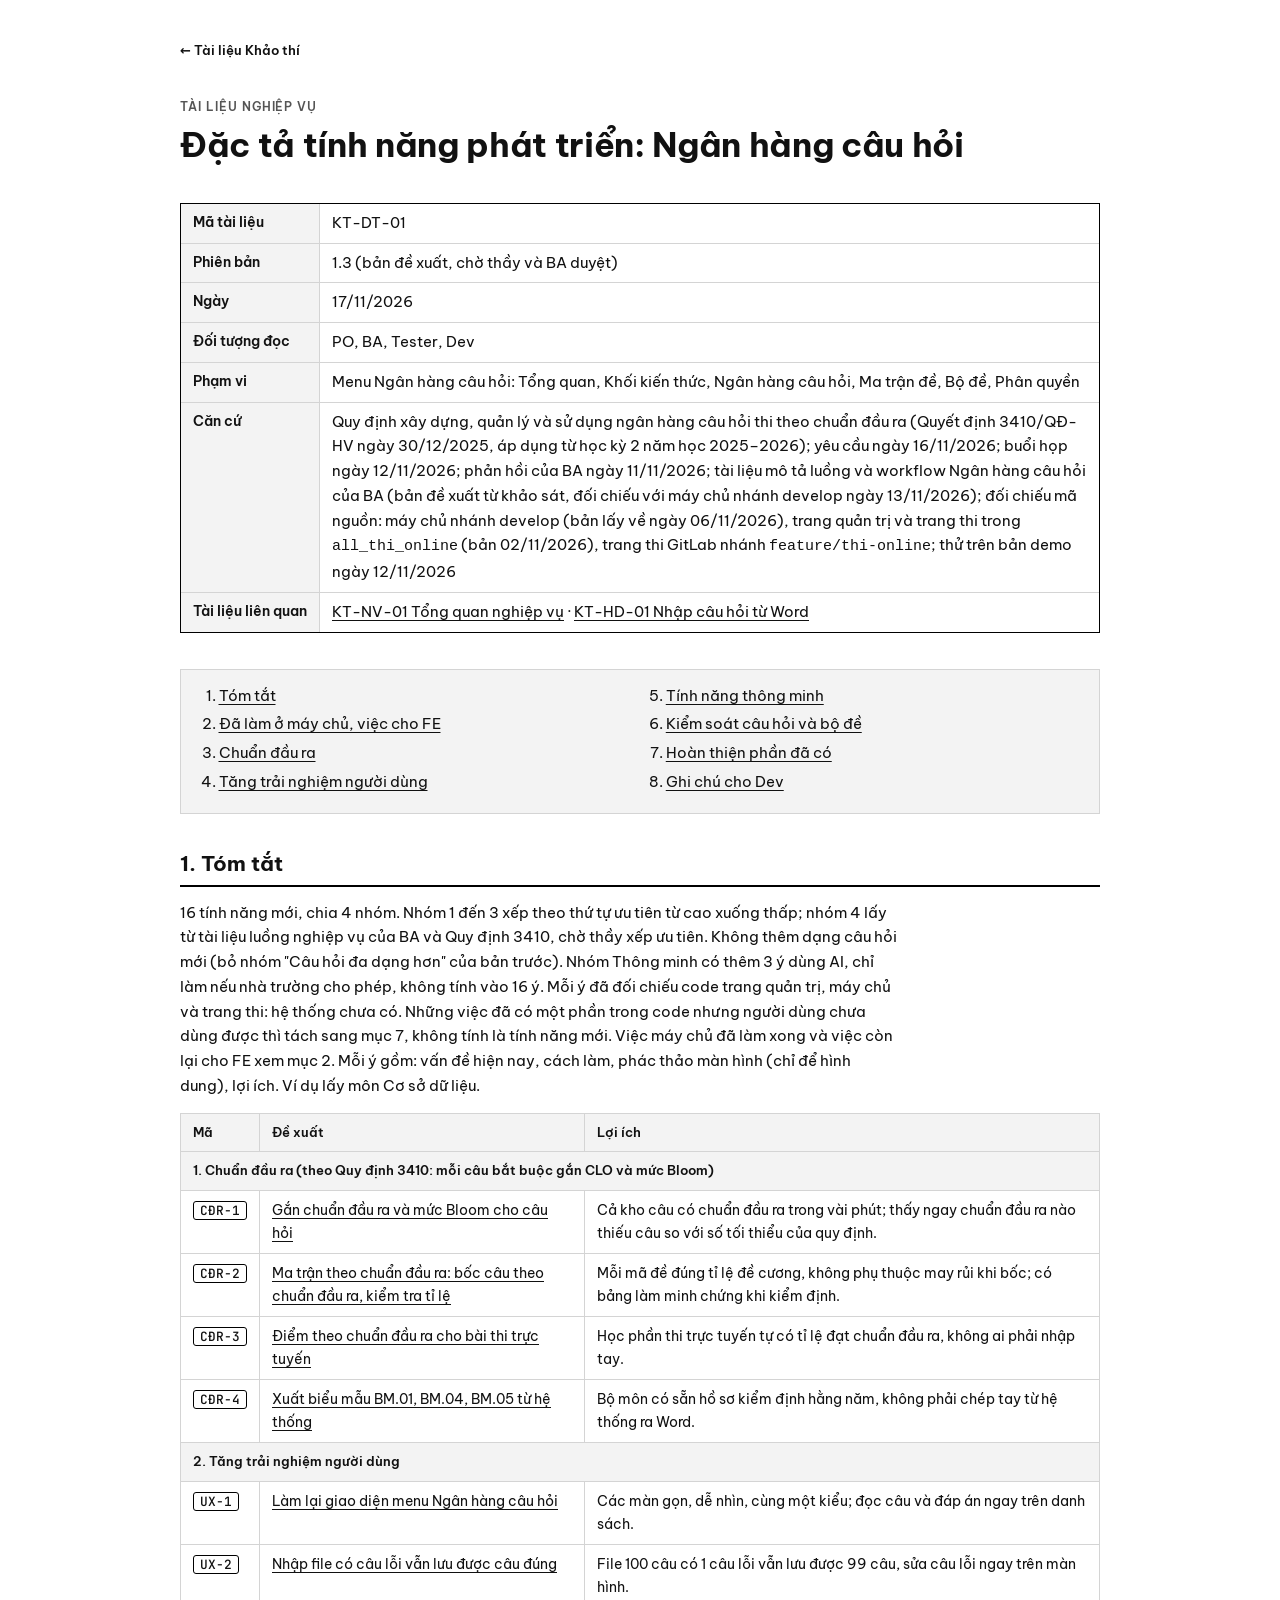
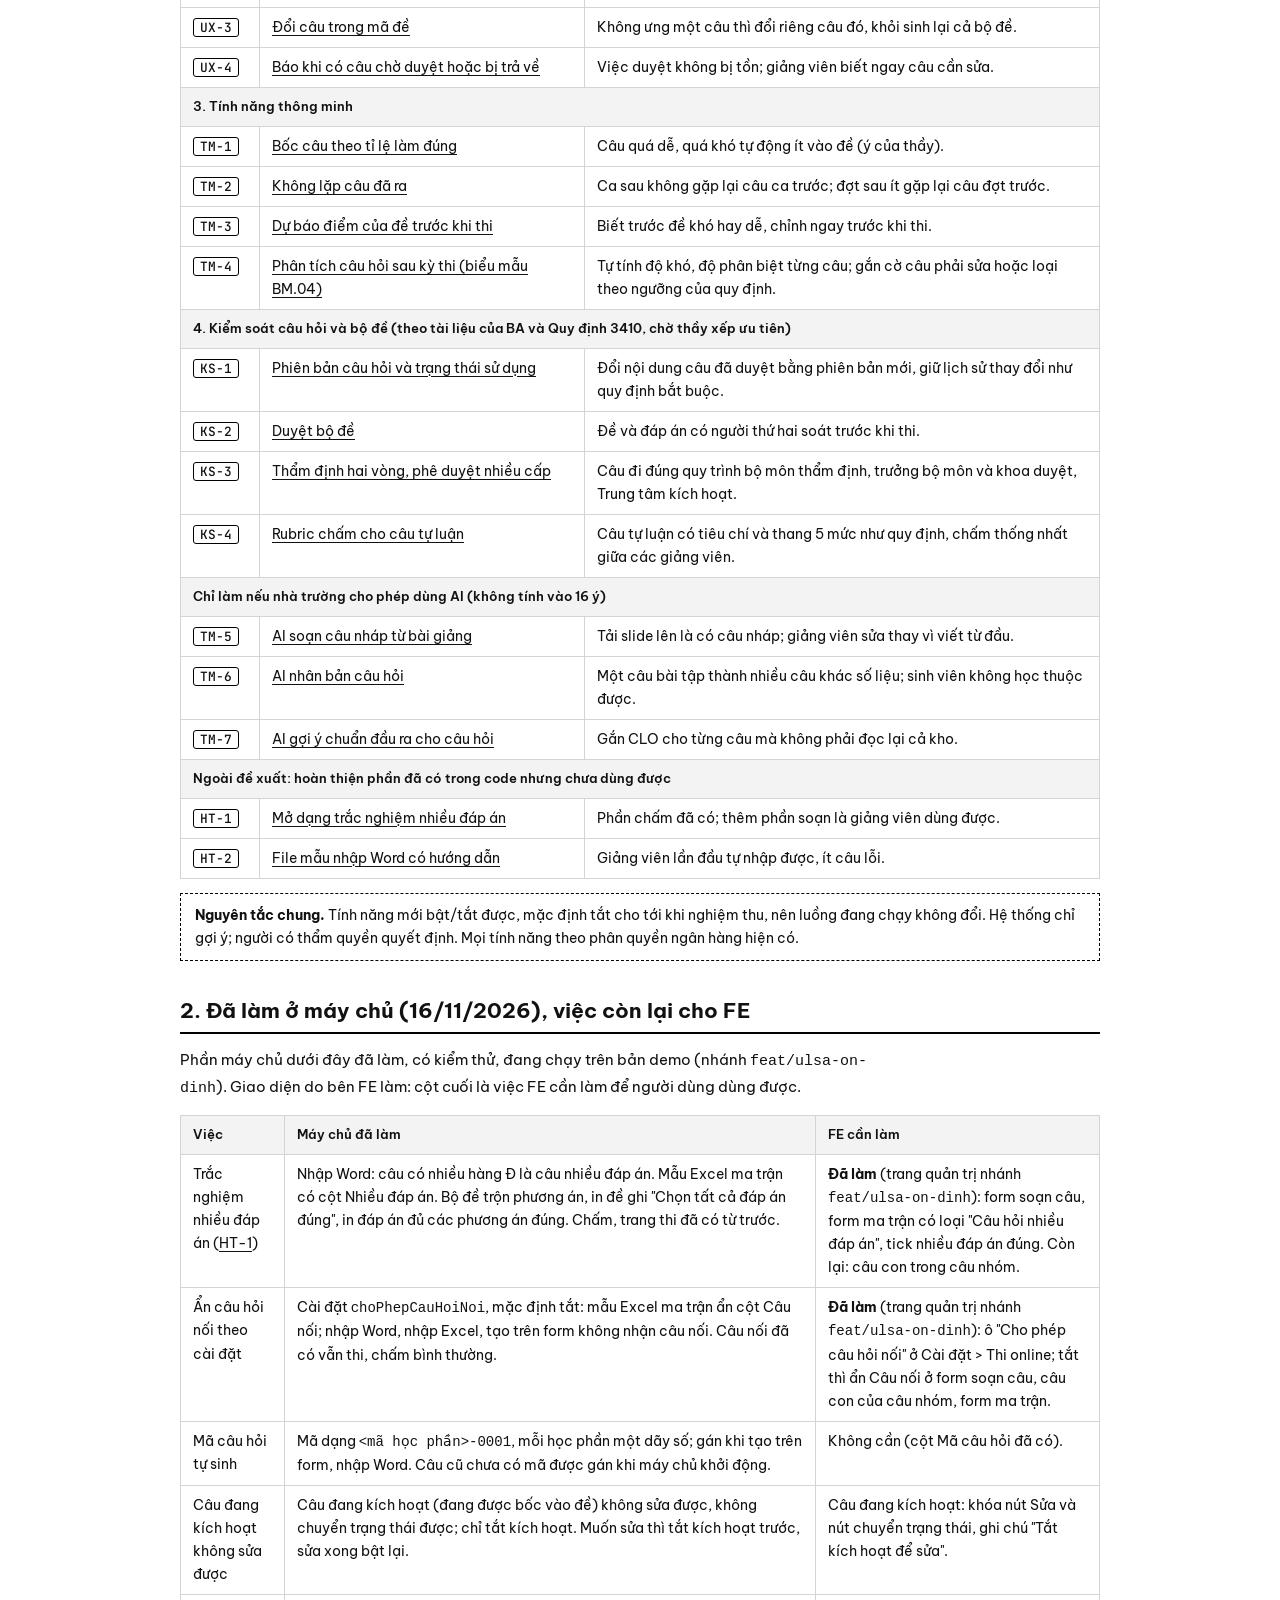
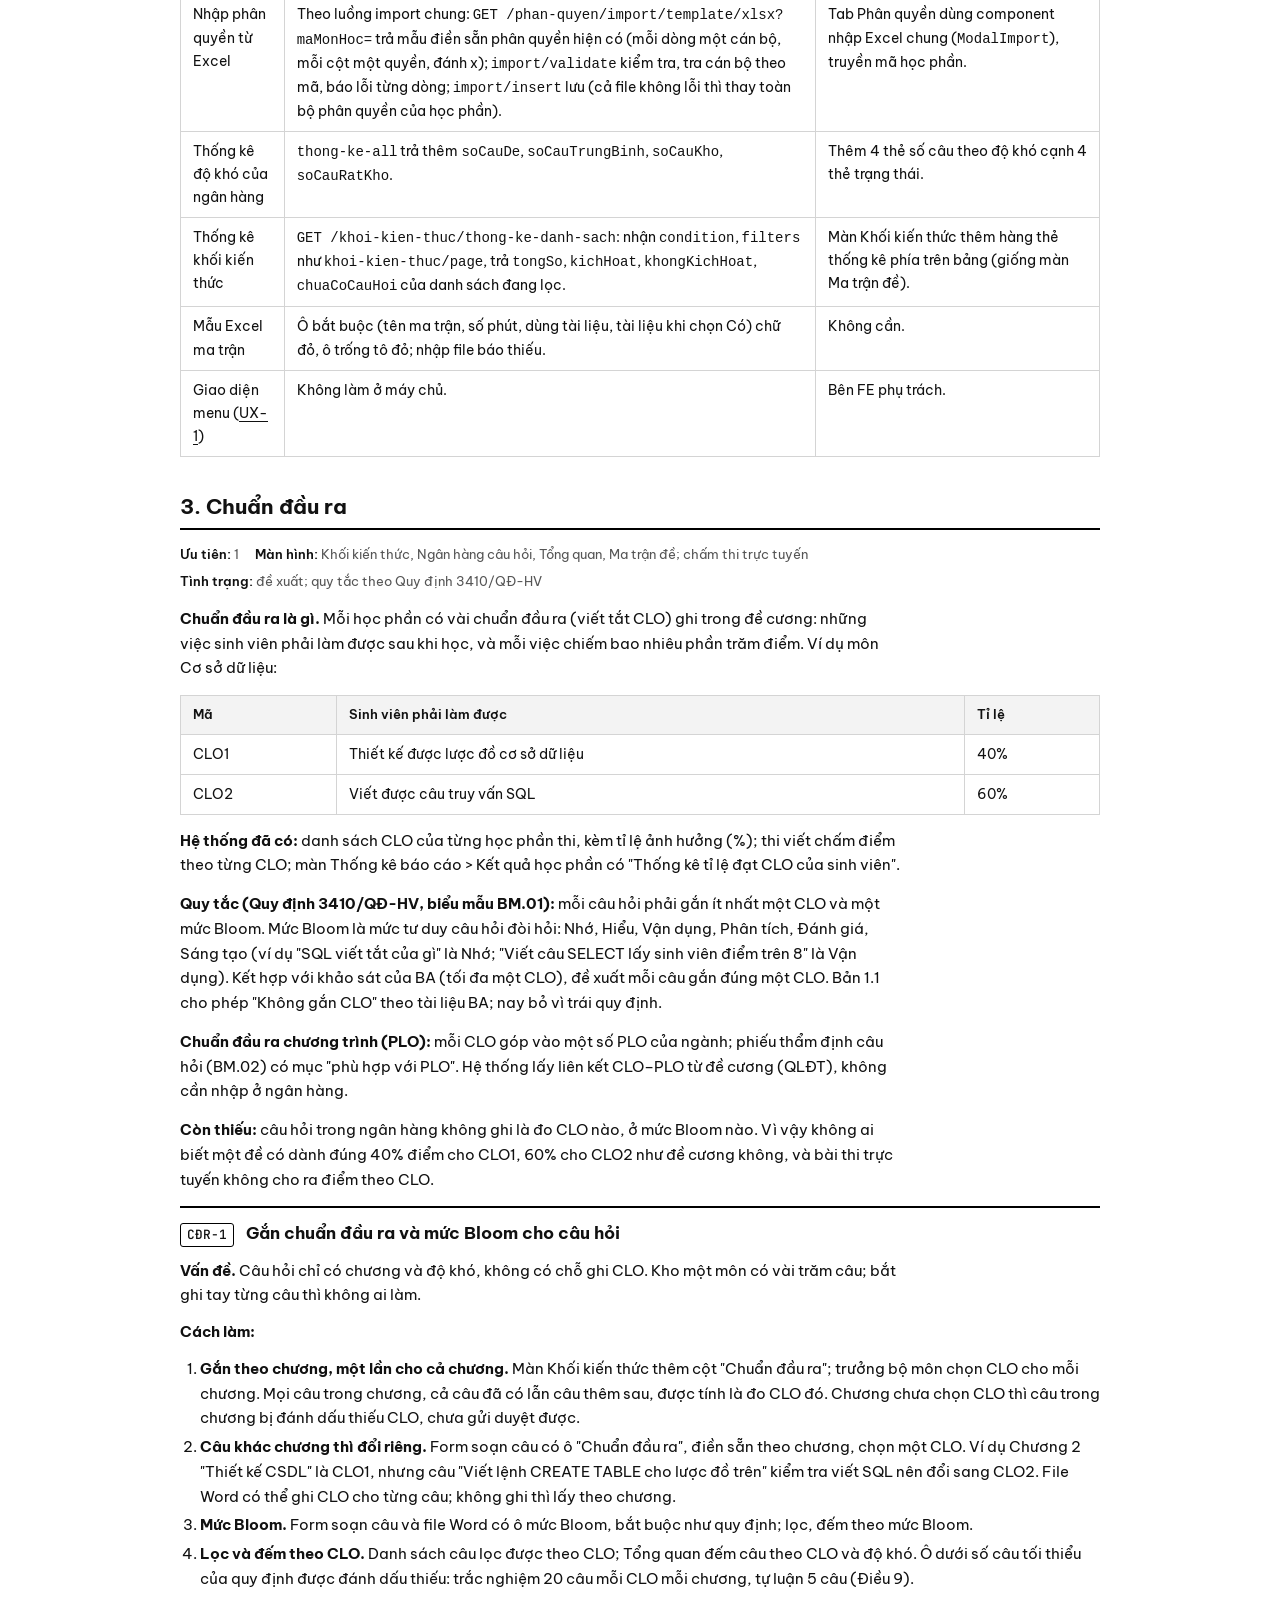
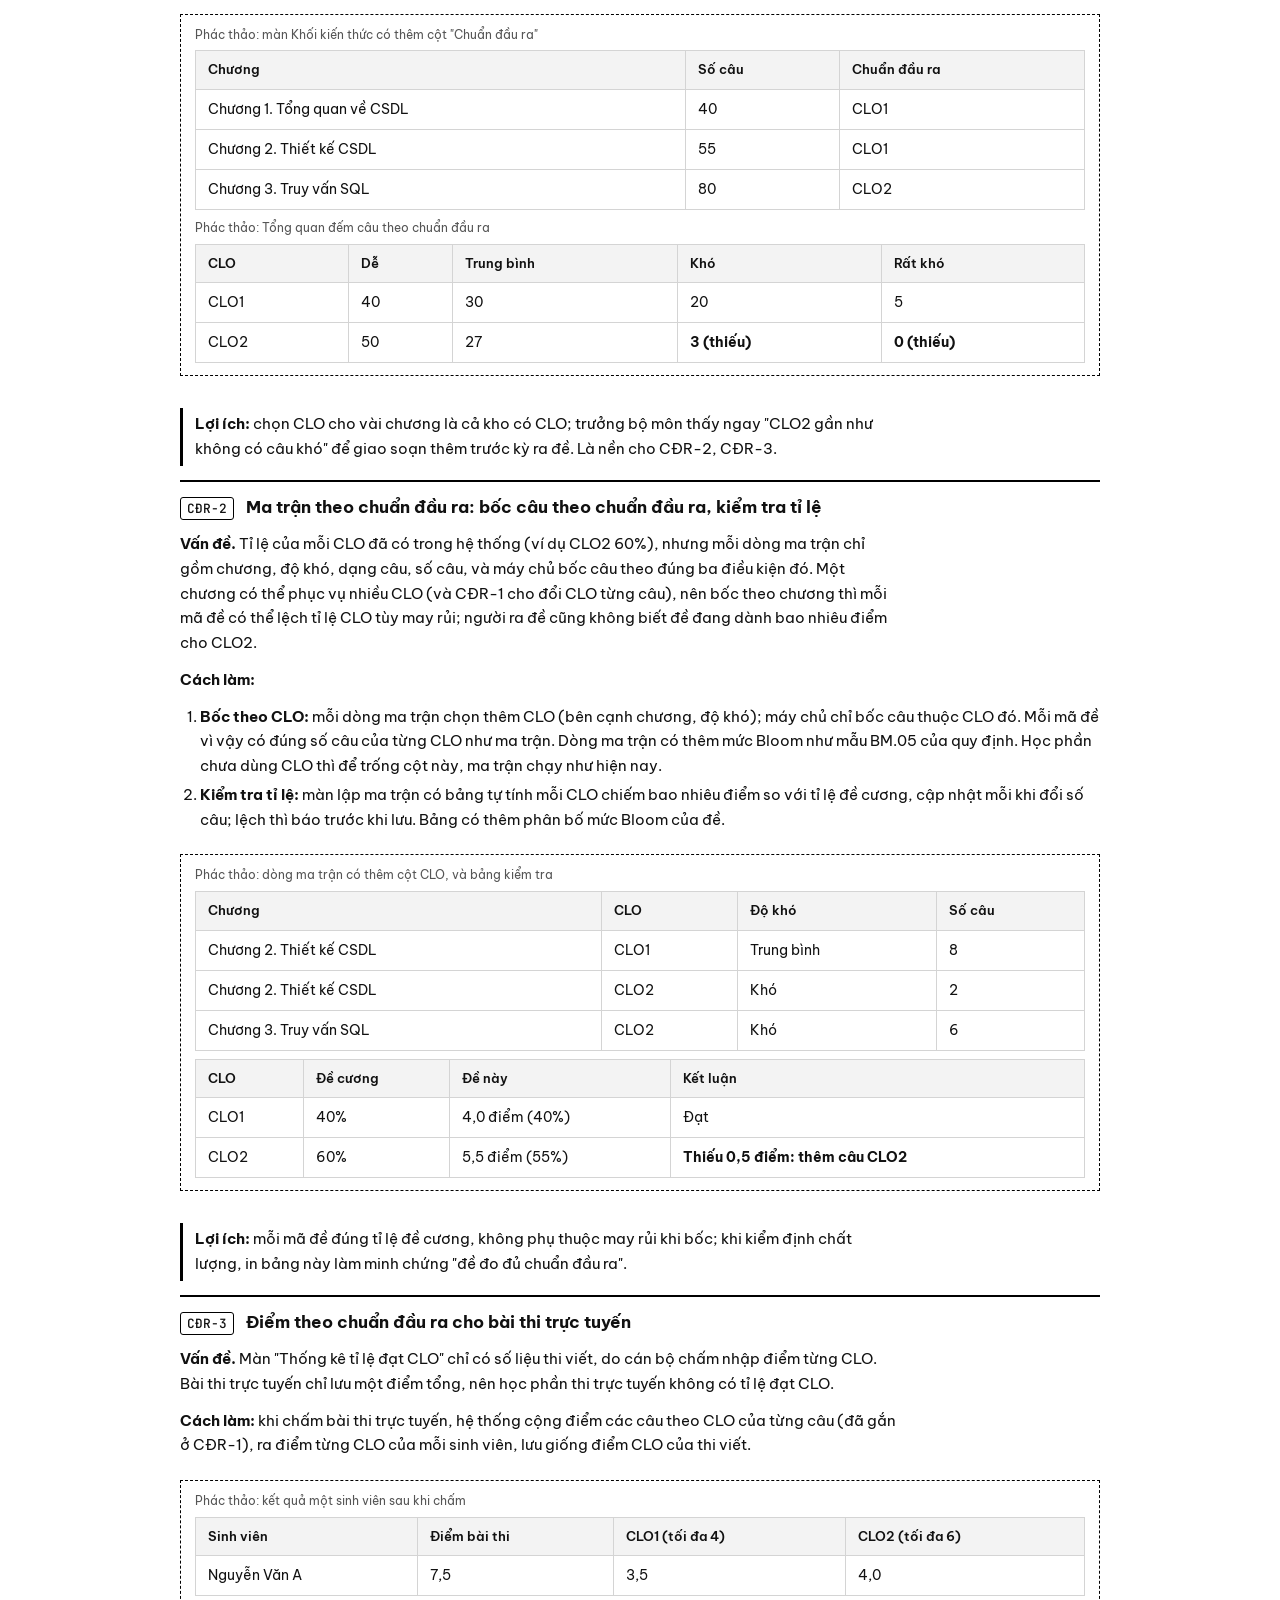
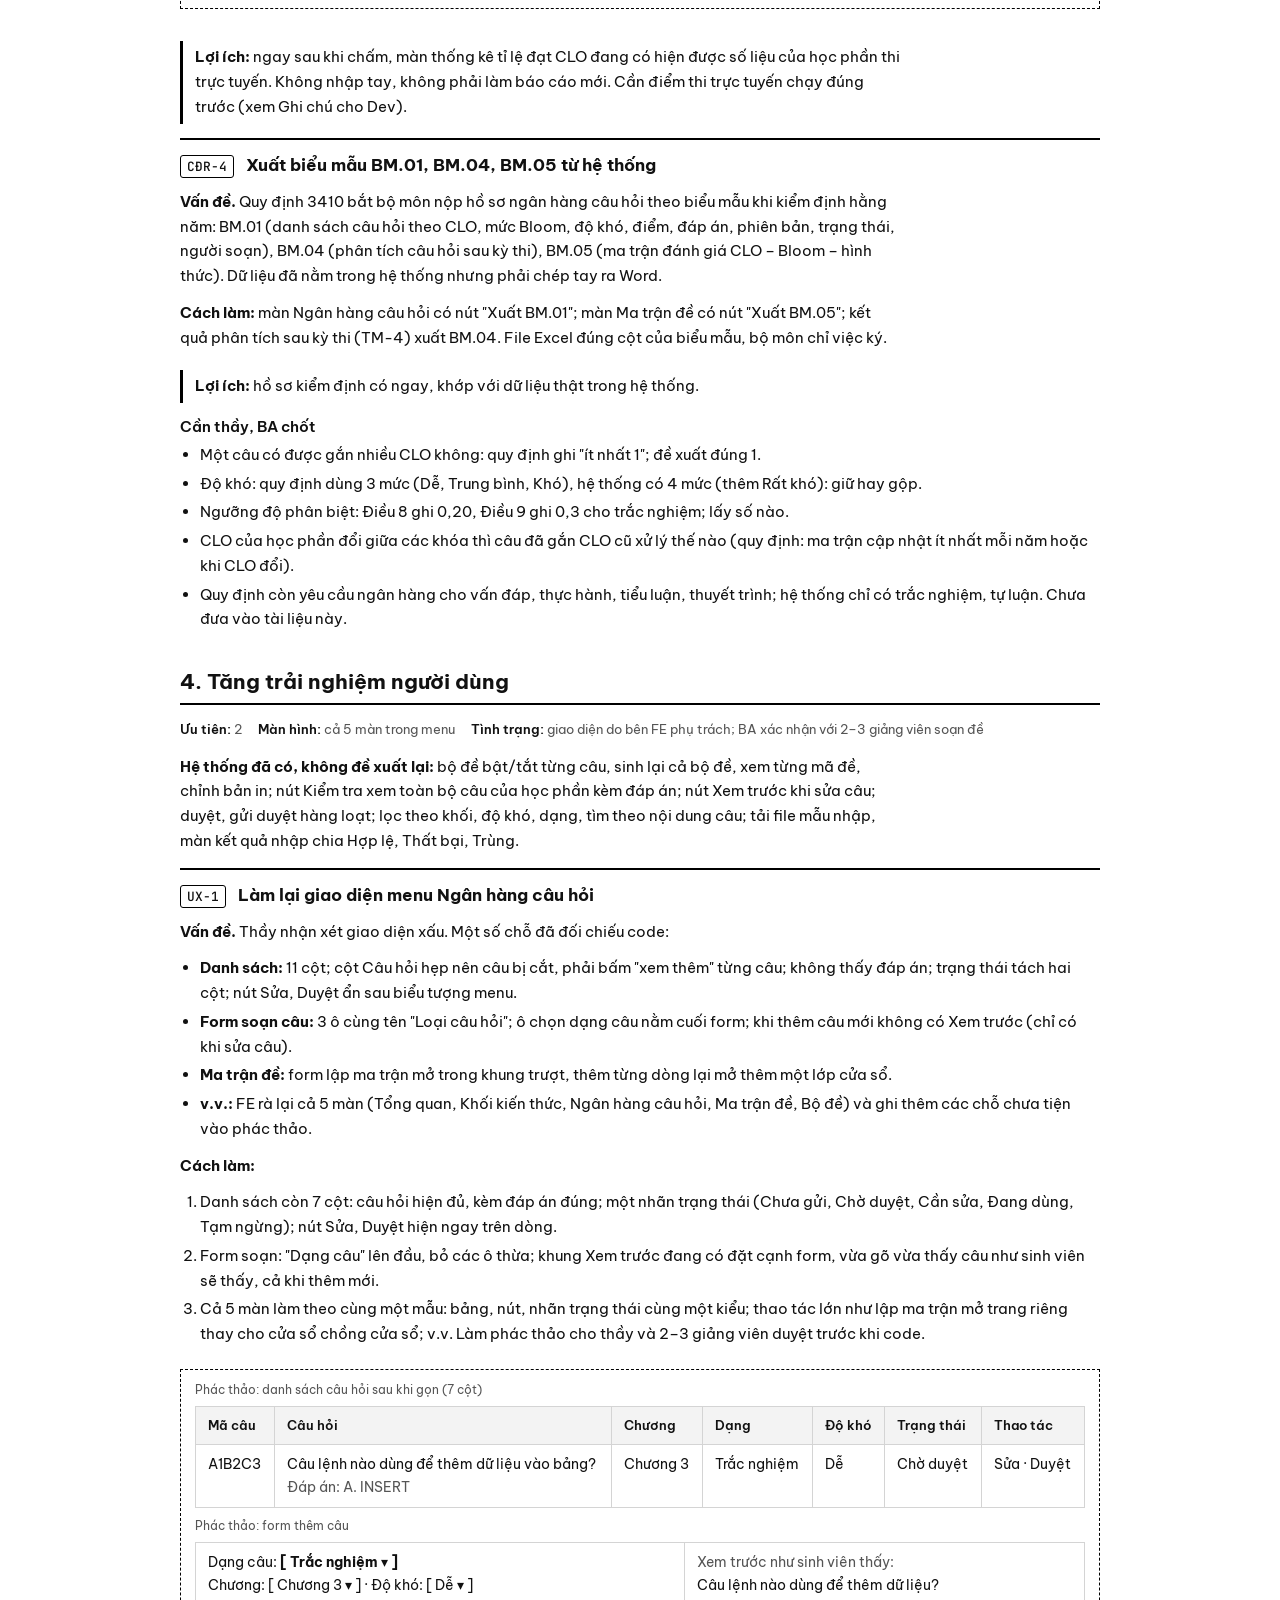
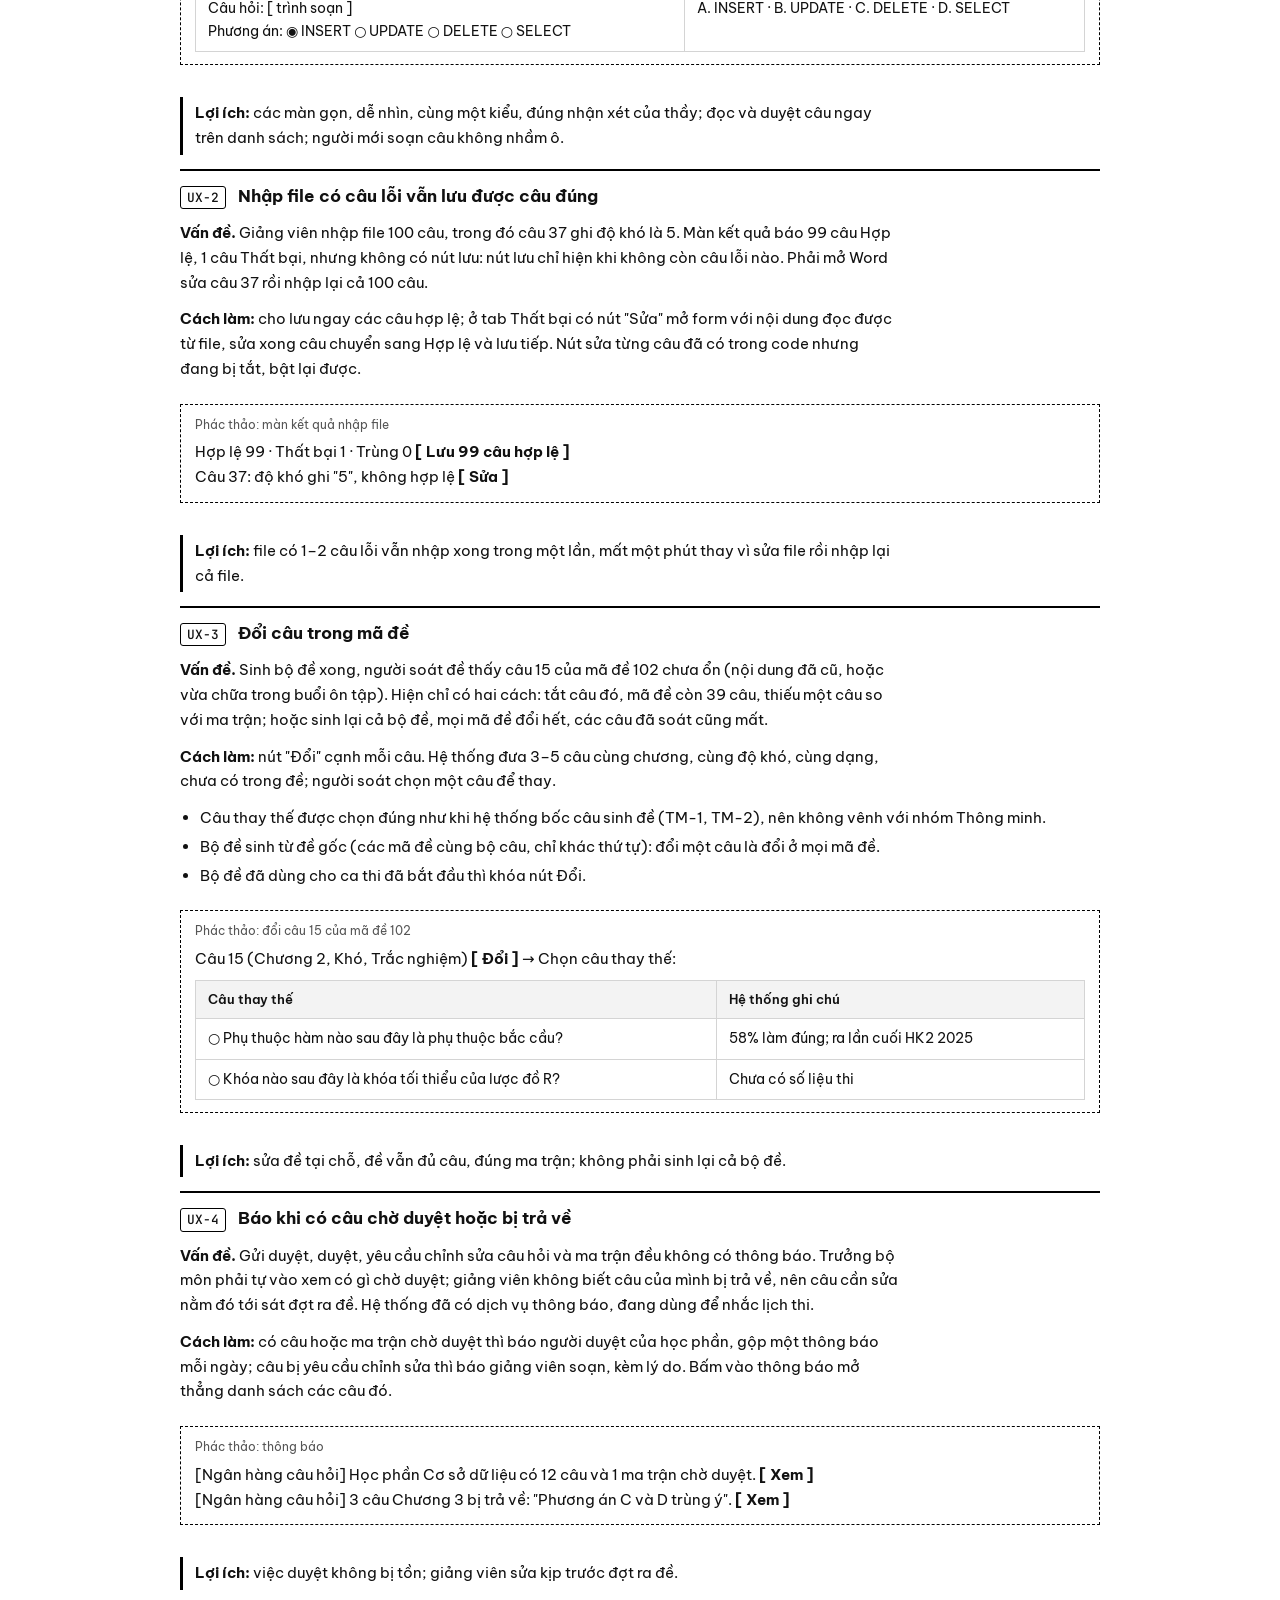
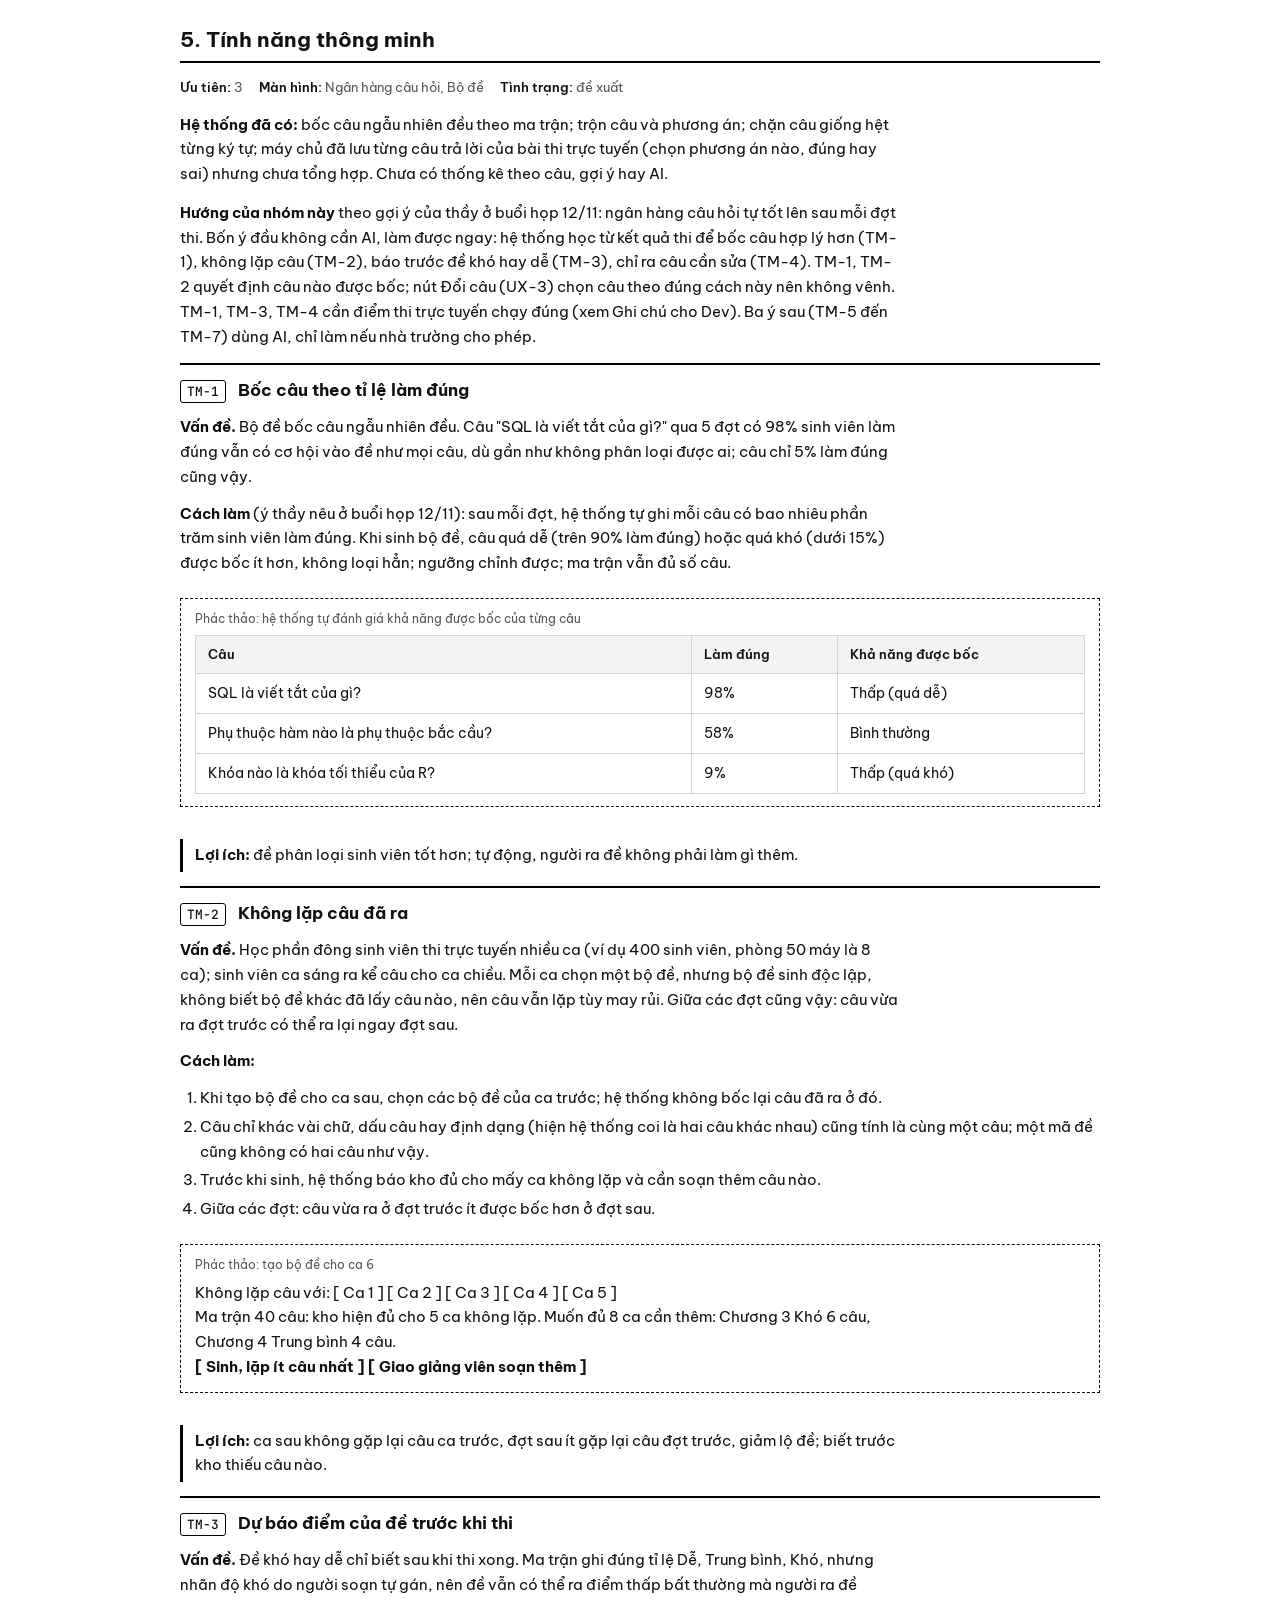
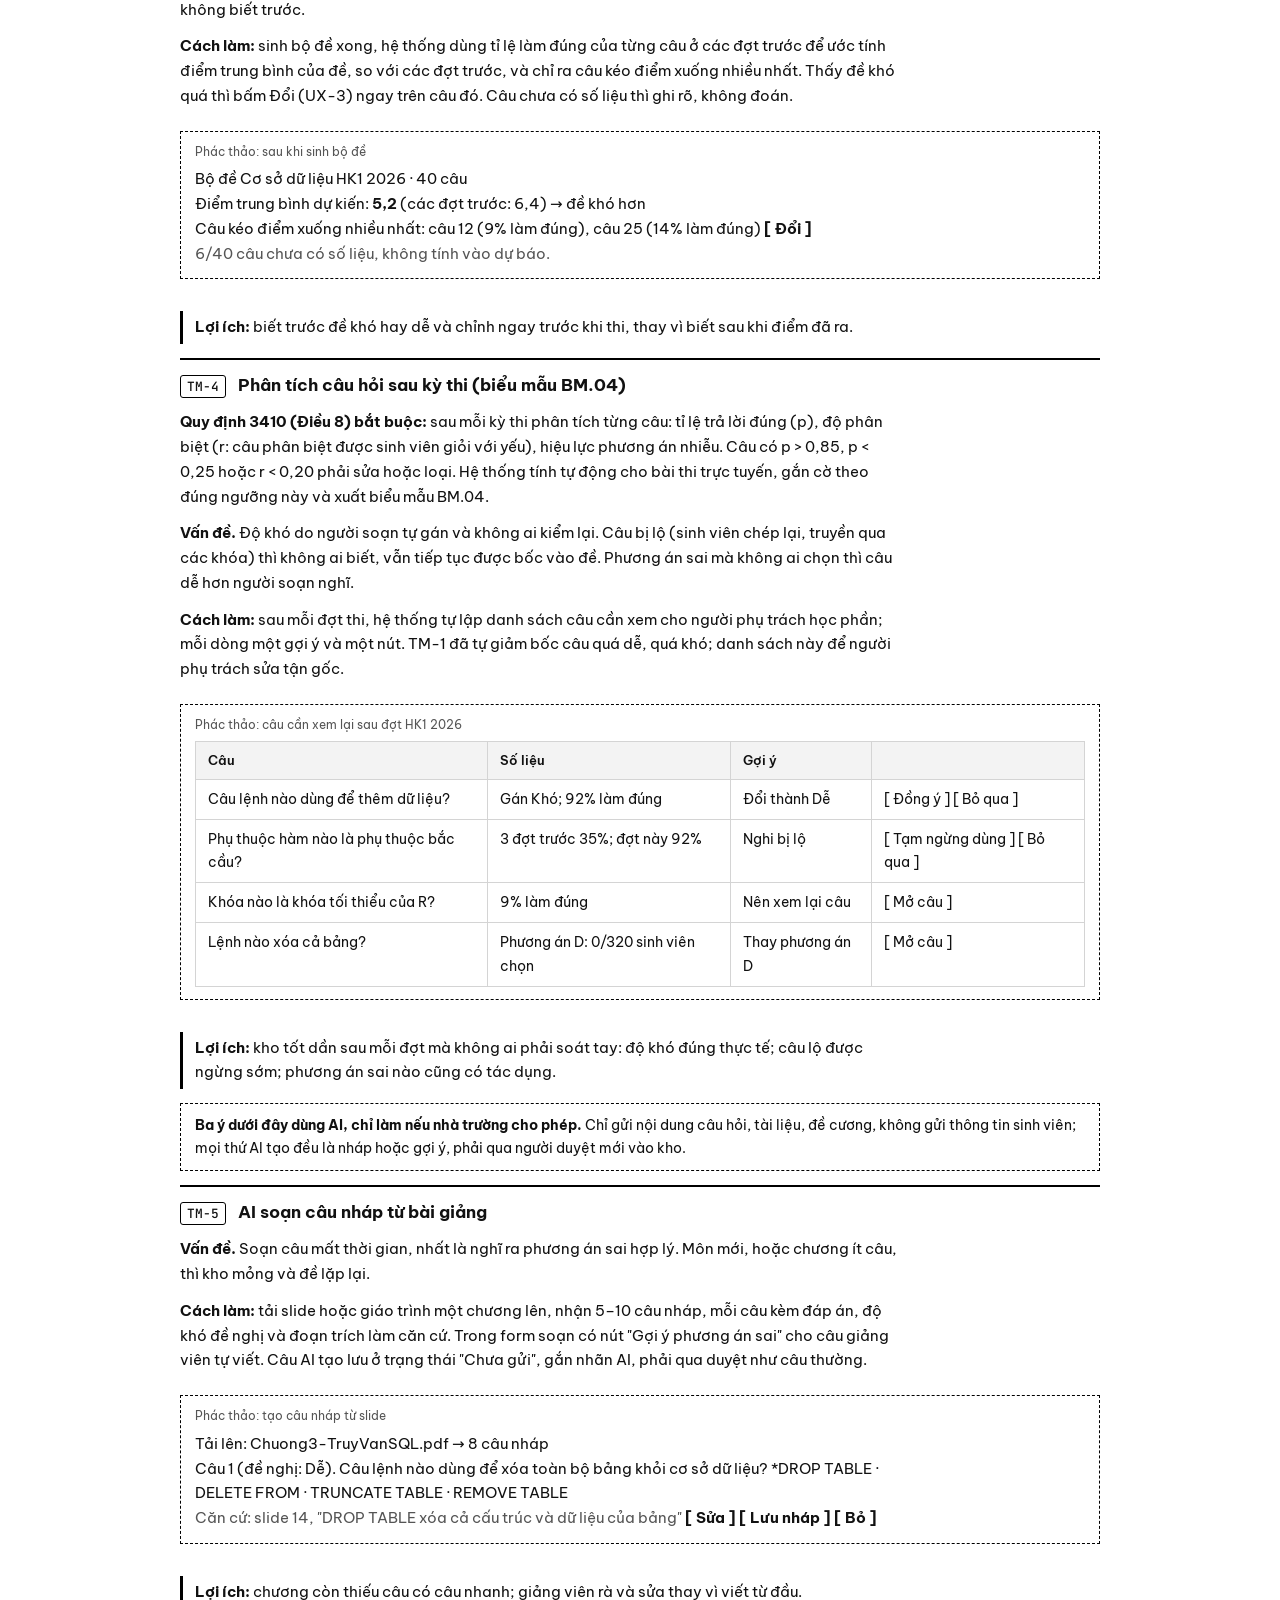
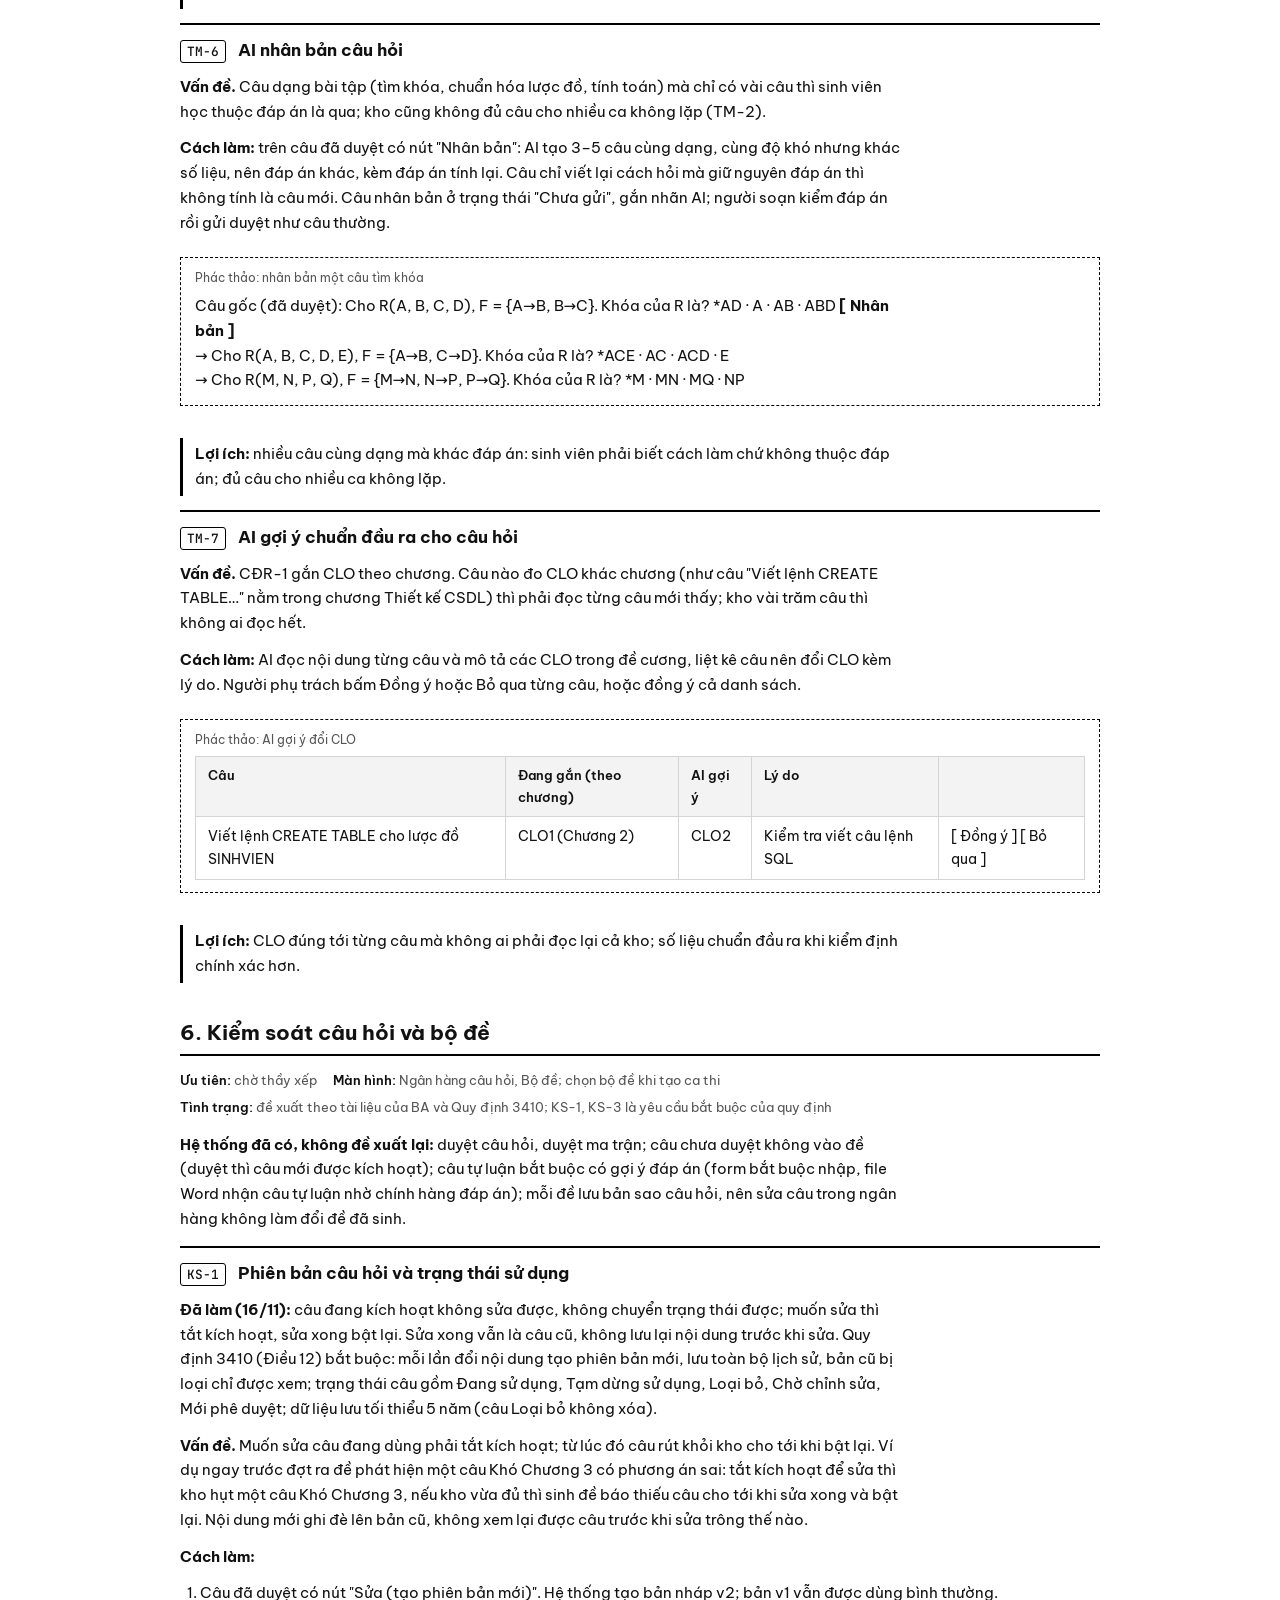
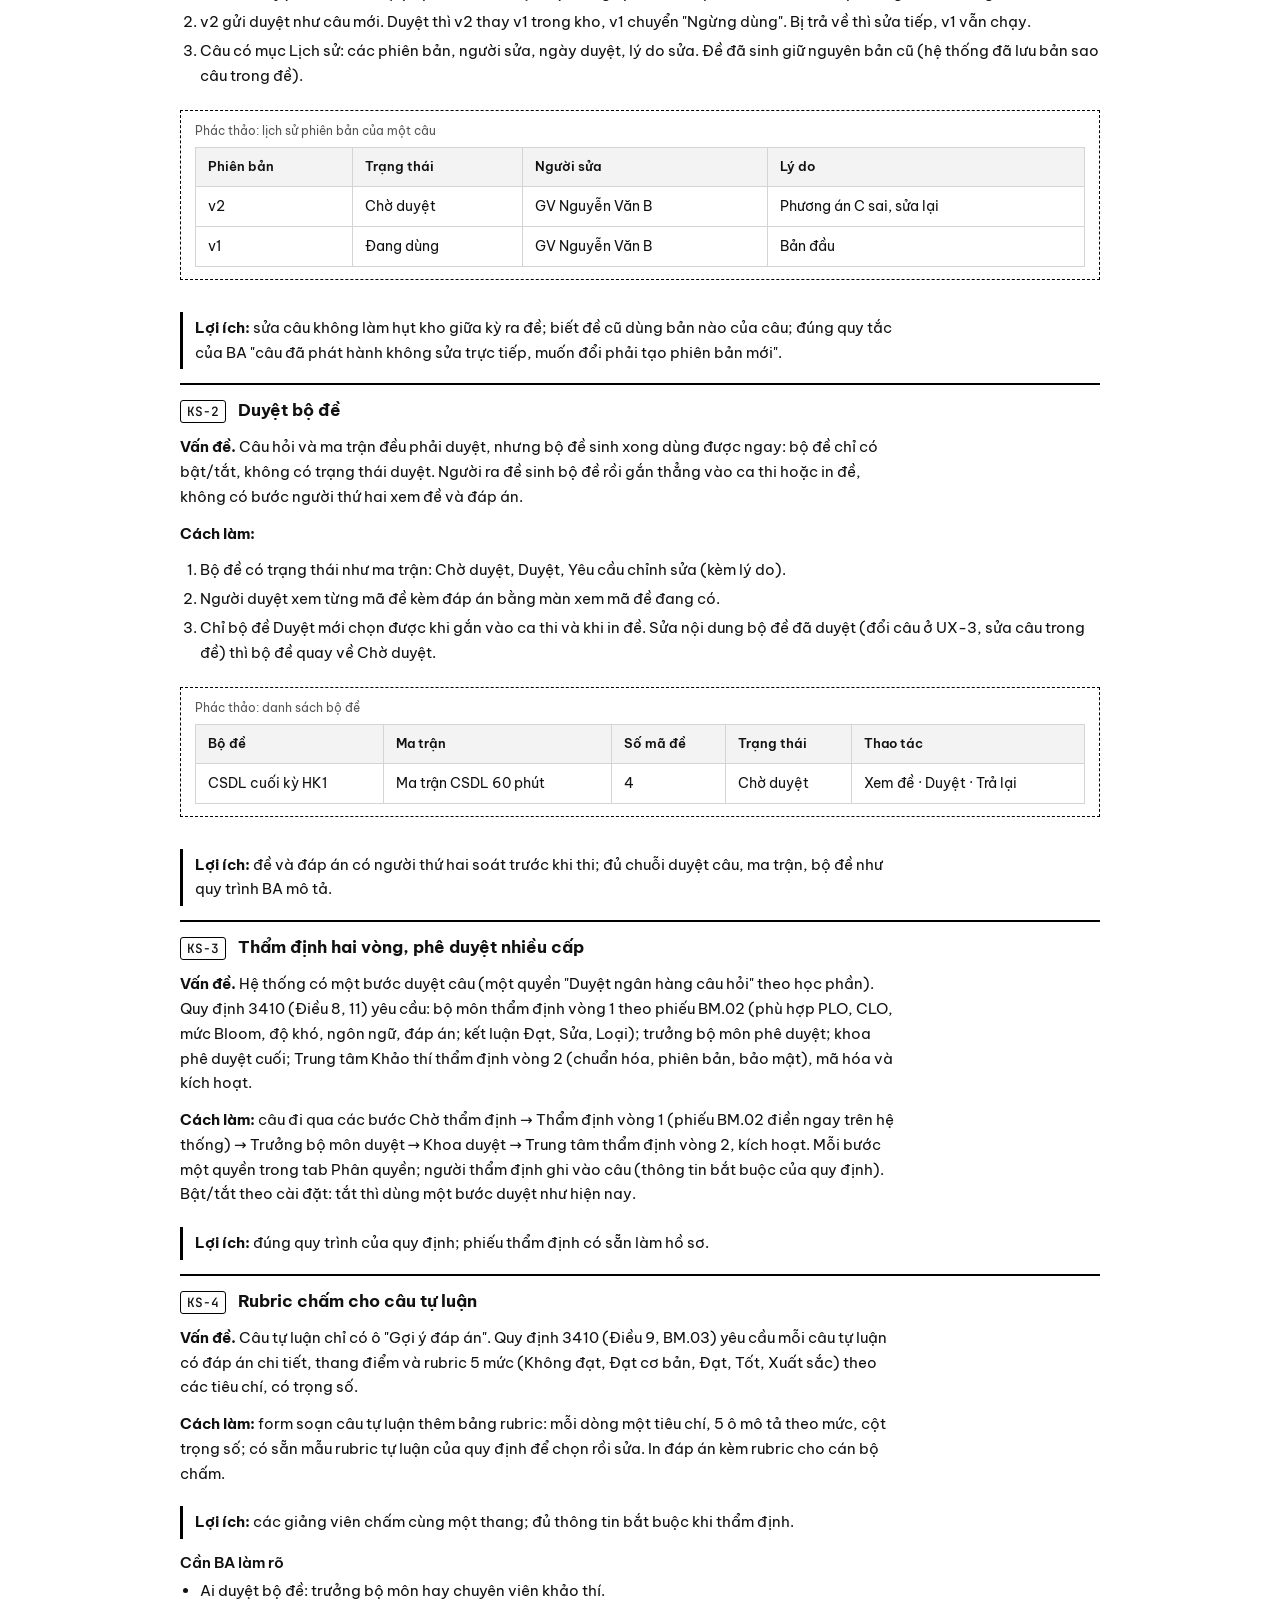
<file: nghiep-vu/dac-ta-tinh-nang.html>
<!doctype html>
<html lang="vi">
<head>
<meta charset="utf-8">
<meta name="viewport" content="width=device-width, initial-scale=1, viewport-fit=cover">
<meta name="description" content="Đề xuất phát triển menu Ngân hàng câu hỏi: 16 tính năng mới theo 4 nhóm, 3 ý dùng AI nếu nhà trường cho phép, và 2 việc hoàn thiện phần đã có. Mỗi ý đã đối chiếu code, có tình huống, cách làm, phác thảo màn hình và lợi ích.">
<title>Đặc tả tính năng phát triển</title>
<link rel="preconnect" href="https://fonts.googleapis.com">
<link rel="preconnect" href="https://fonts.gstatic.com" crossorigin>
<link rel="stylesheet" href="https://fonts.googleapis.com/css2?family=Be+Vietnam+Pro:wght@400;500;600;700&family=JetBrains+Mono:wght@500&display=swap">
<link rel="stylesheet" href="../assets/tai-lieu.css">
<style>
/* Phác thảo màn hình: khung nét đứt để phân biệt với bảng nội dung */
.minh-hoa { border: 1px dashed var(--strong); padding: 10px 14px 4px; margin: 10px 0 12px; }
.minh-hoa .nhan-mh { display: block; font-size: 0.75rem; color: var(--muted); margin-bottom: 6px; }
.minh-hoa .bang { margin: 0 0 8px; }
.minh-hoa p { margin: 0 0 8px; }
.loi-ich { border-left: 3px solid var(--strong); padding: 4px 0 4px 12px; margin: 8px 0 0; }
</style>
</head>
<body>
<main class="doc">
  <a class="back" href="../">← Tài liệu Khảo thí</a>

  <header class="muc">
    <span class="nhan">Tài liệu nghiệp vụ</span>
    <h1>Đặc tả tính năng phát triển: Ngân hàng câu hỏi</h1>
  </header>

  <div class="thong-tin">
    <dl>
      <dt>Mã tài liệu</dt><dd>KT-DT-01</dd>
      <dt>Phiên bản</dt><dd>1.3 (bản đề xuất, chờ thầy và BA duyệt)</dd>
      <dt>Ngày</dt><dd>17/11/2026</dd>
      <dt>Đối tượng đọc</dt><dd>PO, BA, Tester, Dev</dd>
      <dt>Phạm vi</dt><dd>Menu Ngân hàng câu hỏi: Tổng quan, Khối kiến thức, Ngân hàng câu hỏi, Ma trận đề, Bộ đề, Phân quyền</dd>
      <dt>Căn cứ</dt><dd>Quy định xây dựng, quản lý và sử dụng ngân hàng câu hỏi thi theo chuẩn đầu ra (Quyết định 3410/QĐ-HV ngày 30/12/2025, áp dụng từ học kỳ 2 năm học 2025–2026); yêu cầu ngày 16/11/2026; buổi họp ngày 12/11/2026; phản hồi của BA ngày 11/11/2026; tài liệu mô tả luồng và workflow Ngân hàng câu hỏi của BA (bản đề xuất từ khảo sát, đối chiếu với máy chủ nhánh develop ngày 13/11/2026); đối chiếu mã nguồn: máy chủ nhánh develop (bản lấy về ngày 06/11/2026), trang quản trị và trang thi trong <code>all_thi_online</code> (bản 02/11/2026), trang thi GitLab nhánh <code>feature/thi-online</code>; thử trên bản demo ngày 12/11/2026</dd>
      <dt>Tài liệu liên quan</dt><dd><a href="tong-quan-nghiep-vu.html">KT-NV-01 Tổng quan nghiệp vụ</a> · <a href="../huong-dan/nhap-cau-hoi-tu-word.html">KT-HD-01 Nhập câu hỏi từ Word</a></dd>
    </dl>
  </div>

  <nav class="muc-luc" aria-label="Mục lục">
    <ol>
      <li><a href="#tom-tat">Tóm tắt</a></li>
      <li><a href="#tien-do">Đã làm ở máy chủ, việc cho FE</a></li>
      <li><a href="#chuan-dau-ra">Chuẩn đầu ra</a></li>
      <li><a href="#trai-nghiem">Tăng trải nghiệm người dùng</a></li>
      <li><a href="#thong-minh">Tính năng thông minh</a></li>
      <li><a href="#kiem-soat">Kiểm soát câu hỏi và bộ đề</a></li>
      <li><a href="#hoan-thien">Hoàn thiện phần đã có</a></li>
      <li><a href="#ghi-chu-dev">Ghi chú cho Dev</a></li>
    </ol>
  </nav>

  <section id="tom-tat">
    <h2>1. Tóm tắt</h2>
    <p>16 tính năng mới, chia 4 nhóm. Nhóm 1 đến 3 xếp theo thứ tự ưu tiên từ cao xuống thấp; nhóm 4 lấy từ tài liệu luồng nghiệp vụ của BA và Quy định 3410, chờ thầy xếp ưu tiên. Không thêm dạng câu hỏi mới (bỏ nhóm "Câu hỏi đa dạng hơn" của bản trước). Nhóm Thông minh có thêm 3 ý dùng AI, chỉ làm nếu nhà trường cho phép, không tính vào 16 ý. Mỗi ý đã đối chiếu code trang quản trị, máy chủ và trang thi: hệ thống chưa có. Những việc đã có một phần trong code nhưng người dùng chưa dùng được thì tách sang mục 7, không tính là tính năng mới. Việc máy chủ đã làm xong và việc còn lại cho FE xem mục 2. Mỗi ý gồm: vấn đề hiện nay, cách làm, phác thảo màn hình (chỉ để hình dung), lợi ích. Ví dụ lấy môn Cơ sở dữ liệu.</p>
    <div class="bang"><table>
      <thead><tr><th>Mã</th><th>Đề xuất</th><th>Lợi ích</th></tr></thead>
      <tbody>
        <tr><th colspan="3">1. Chuẩn đầu ra (theo Quy định 3410: mỗi câu bắt buộc gắn CLO và mức Bloom)</th></tr>
        <tr><td><span class="ma">CĐR-1</span></td><td><a href="#cdr-1">Gắn chuẩn đầu ra và mức Bloom cho câu hỏi</a></td><td>Cả kho câu có chuẩn đầu ra trong vài phút; thấy ngay chuẩn đầu ra nào thiếu câu so với số tối thiểu của quy định.</td></tr>
        <tr><td><span class="ma">CĐR-2</span></td><td><a href="#cdr-2">Ma trận theo chuẩn đầu ra: bốc câu theo chuẩn đầu ra, kiểm tra tỉ lệ</a></td><td>Mỗi mã đề đúng tỉ lệ đề cương, không phụ thuộc may rủi khi bốc; có bảng làm minh chứng khi kiểm định.</td></tr>
        <tr><td><span class="ma">CĐR-3</span></td><td><a href="#cdr-3">Điểm theo chuẩn đầu ra cho bài thi trực tuyến</a></td><td>Học phần thi trực tuyến tự có tỉ lệ đạt chuẩn đầu ra, không ai phải nhập tay.</td></tr>
        <tr><td><span class="ma">CĐR-4</span></td><td><a href="#cdr-4">Xuất biểu mẫu BM.01, BM.04, BM.05 từ hệ thống</a></td><td>Bộ môn có sẵn hồ sơ kiểm định hằng năm, không phải chép tay từ hệ thống ra Word.</td></tr>
        <tr><th colspan="3">2. Tăng trải nghiệm người dùng</th></tr>
        <tr><td><span class="ma">UX-1</span></td><td><a href="#ux-1">Làm lại giao diện menu Ngân hàng câu hỏi</a></td><td>Các màn gọn, dễ nhìn, cùng một kiểu; đọc câu và đáp án ngay trên danh sách.</td></tr>
        <tr><td><span class="ma">UX-2</span></td><td><a href="#ux-2">Nhập file có câu lỗi vẫn lưu được câu đúng</a></td><td>File 100 câu có 1 câu lỗi vẫn lưu được 99 câu, sửa câu lỗi ngay trên màn hình.</td></tr>
        <tr><td><span class="ma">UX-3</span></td><td><a href="#ux-3">Đổi câu trong mã đề</a></td><td>Không ưng một câu thì đổi riêng câu đó, khỏi sinh lại cả bộ đề.</td></tr>
        <tr><td><span class="ma">UX-4</span></td><td><a href="#ux-4">Báo khi có câu chờ duyệt hoặc bị trả về</a></td><td>Việc duyệt không bị tồn; giảng viên biết ngay câu cần sửa.</td></tr>
        <tr><th colspan="3">3. Tính năng thông minh</th></tr>
        <tr><td><span class="ma">TM-1</span></td><td><a href="#tm-1">Bốc câu theo tỉ lệ làm đúng</a></td><td>Câu quá dễ, quá khó tự động ít vào đề (ý của thầy).</td></tr>
        <tr><td><span class="ma">TM-2</span></td><td><a href="#tm-2">Không lặp câu đã ra</a></td><td>Ca sau không gặp lại câu ca trước; đợt sau ít gặp lại câu đợt trước.</td></tr>
        <tr><td><span class="ma">TM-3</span></td><td><a href="#tm-3">Dự báo điểm của đề trước khi thi</a></td><td>Biết trước đề khó hay dễ, chỉnh ngay trước khi thi.</td></tr>
        <tr><td><span class="ma">TM-4</span></td><td><a href="#tm-4">Phân tích câu hỏi sau kỳ thi (biểu mẫu BM.04)</a></td><td>Tự tính độ khó, độ phân biệt từng câu; gắn cờ câu phải sửa hoặc loại theo ngưỡng của quy định.</td></tr>
        <tr><th colspan="3">4. Kiểm soát câu hỏi và bộ đề (theo tài liệu của BA và Quy định 3410, chờ thầy xếp ưu tiên)</th></tr>
        <tr><td><span class="ma">KS-1</span></td><td><a href="#ks-1">Phiên bản câu hỏi và trạng thái sử dụng</a></td><td>Đổi nội dung câu đã duyệt bằng phiên bản mới, giữ lịch sử thay đổi như quy định bắt buộc.</td></tr>
        <tr><td><span class="ma">KS-2</span></td><td><a href="#ks-2">Duyệt bộ đề</a></td><td>Đề và đáp án có người thứ hai soát trước khi thi.</td></tr>
        <tr><td><span class="ma">KS-3</span></td><td><a href="#ks-3">Thẩm định hai vòng, phê duyệt nhiều cấp</a></td><td>Câu đi đúng quy trình bộ môn thẩm định, trưởng bộ môn và khoa duyệt, Trung tâm kích hoạt.</td></tr>
        <tr><td><span class="ma">KS-4</span></td><td><a href="#ks-4">Rubric chấm cho câu tự luận</a></td><td>Câu tự luận có tiêu chí và thang 5 mức như quy định, chấm thống nhất giữa các giảng viên.</td></tr>
        <tr><th colspan="3">Chỉ làm nếu nhà trường cho phép dùng AI (không tính vào 16 ý)</th></tr>
        <tr><td><span class="ma">TM-5</span></td><td><a href="#tm-5">AI soạn câu nháp từ bài giảng</a></td><td>Tải slide lên là có câu nháp; giảng viên sửa thay vì viết từ đầu.</td></tr>
        <tr><td><span class="ma">TM-6</span></td><td><a href="#tm-6">AI nhân bản câu hỏi</a></td><td>Một câu bài tập thành nhiều câu khác số liệu; sinh viên không học thuộc được.</td></tr>
        <tr><td><span class="ma">TM-7</span></td><td><a href="#tm-7">AI gợi ý chuẩn đầu ra cho câu hỏi</a></td><td>Gắn CLO cho từng câu mà không phải đọc lại cả kho.</td></tr>
        <tr><th colspan="3">Ngoài đề xuất: hoàn thiện phần đã có trong code nhưng chưa dùng được</th></tr>
        <tr><td><span class="ma">HT-1</span></td><td><a href="#ht-1">Mở dạng trắc nghiệm nhiều đáp án</a></td><td>Phần chấm đã có; thêm phần soạn là giảng viên dùng được.</td></tr>
        <tr><td><span class="ma">HT-2</span></td><td><a href="#ht-2">File mẫu nhập Word có hướng dẫn</a></td><td>Giảng viên lần đầu tự nhập được, ít câu lỗi.</td></tr>
      </tbody>
    </table></div>
    <div class="chu-y"><b>Nguyên tắc chung.</b> Tính năng mới bật/tắt được, mặc định tắt cho tới khi nghiệm thu, nên luồng đang chạy không đổi. Hệ thống chỉ gợi ý; người có thẩm quyền quyết định. Mọi tính năng theo phân quyền ngân hàng hiện có.</div>
  </section>

  <section id="tien-do">
    <h2>2. Đã làm ở máy chủ (16/11/2026), việc còn lại cho FE</h2>
    <p>Phần máy chủ dưới đây đã làm, có kiểm thử, đang chạy trên bản demo (nhánh <code>feat/ulsa-on-dinh</code>). Giao diện do bên FE làm: cột cuối là việc FE cần làm để người dùng dùng được.</p>
    <div class="bang"><table>
      <thead><tr><th>Việc</th><th>Máy chủ đã làm</th><th>FE cần làm</th></tr></thead>
      <tbody>
        <tr><td>Trắc nghiệm nhiều đáp án (<a href="#ht-1">HT-1</a>)</td><td>Nhập Word: câu có nhiều hàng Đ là câu nhiều đáp án. Mẫu Excel ma trận có cột Nhiều đáp án. Bộ đề trộn phương án, in đề ghi "Chọn tất cả đáp án đúng", in đáp án đủ các phương án đúng. Chấm, trang thi đã có từ trước.</td><td><b>Đã làm</b> (trang quản trị nhánh <code>feat/ulsa-on-dinh</code>): form soạn câu, form ma trận có loại "Câu hỏi nhiều đáp án", tick nhiều đáp án đúng. Còn lại: câu con trong câu nhóm.</td></tr>
        <tr><td>Ẩn câu hỏi nối theo cài đặt</td><td>Cài đặt <code>choPhepCauHoiNoi</code>, mặc định tắt: mẫu Excel ma trận ẩn cột Câu nối; nhập Word, nhập Excel, tạo trên form không nhận câu nối. Câu nối đã có vẫn thi, chấm bình thường.</td><td><b>Đã làm</b> (trang quản trị nhánh <code>feat/ulsa-on-dinh</code>): ô "Cho phép câu hỏi nối" ở Cài đặt &gt; Thi online; tắt thì ẩn Câu nối ở form soạn câu, câu con của câu nhóm, form ma trận.</td></tr>
        <tr><td>Mã câu hỏi tự sinh</td><td>Mã dạng <code>&lt;mã học phần&gt;-0001</code>, mỗi học phần một dãy số; gán khi tạo trên form, nhập Word. Câu cũ chưa có mã được gán khi máy chủ khởi động.</td><td>Không cần (cột Mã câu hỏi đã có).</td></tr>
        <tr><td>Câu đang kích hoạt không sửa được</td><td>Câu đang kích hoạt (đang được bốc vào đề) không sửa được, không chuyển trạng thái được; chỉ tắt kích hoạt. Muốn sửa thì tắt kích hoạt trước, sửa xong bật lại.</td><td>Câu đang kích hoạt: khóa nút Sửa và nút chuyển trạng thái, ghi chú "Tắt kích hoạt để sửa".</td></tr>
        <tr><td>Nhập phân quyền từ Excel</td><td>Theo luồng import chung: <code>GET /phan-quyen/import/template/xlsx?maMonHoc=</code> trả mẫu điền sẵn phân quyền hiện có (mỗi dòng một cán bộ, mỗi cột một quyền, đánh x); <code>import/validate</code> kiểm tra, tra cán bộ theo mã, báo lỗi từng dòng; <code>import/insert</code> lưu (cả file không lỗi thì thay toàn bộ phân quyền của học phần).</td><td>Tab Phân quyền dùng component nhập Excel chung (<code>ModalImport</code>), truyền mã học phần.</td></tr>
        <tr><td>Thống kê độ khó của ngân hàng</td><td><code>thong-ke-all</code> trả thêm <code>soCauDe</code>, <code>soCauTrungBinh</code>, <code>soCauKho</code>, <code>soCauRatKho</code>.</td><td>Thêm 4 thẻ số câu theo độ khó cạnh 4 thẻ trạng thái.</td></tr>
        <tr><td>Thống kê khối kiến thức</td><td><code>GET /khoi-kien-thuc/thong-ke-danh-sach</code>: nhận <code>condition</code>, <code>filters</code> như <code>khoi-kien-thuc/page</code>, trả <code>tongSo</code>, <code>kichHoat</code>, <code>khongKichHoat</code>, <code>chuaCoCauHoi</code> của danh sách đang lọc.</td><td>Màn Khối kiến thức thêm hàng thẻ thống kê phía trên bảng (giống màn Ma trận đề).</td></tr>
        <tr><td>Mẫu Excel ma trận</td><td>Ô bắt buộc (tên ma trận, số phút, dùng tài liệu, tài liệu khi chọn Có) chữ đỏ, ô trống tô đỏ; nhập file báo thiếu.</td><td>Không cần.</td></tr>
        <tr><td>Giao diện menu (<a href="#ux-1">UX-1</a>)</td><td>Không làm ở máy chủ.</td><td>Bên FE phụ trách.</td></tr>
      </tbody>
    </table></div>
  </section>

  <section id="chuan-dau-ra">
    <h2>3. Chuẩn đầu ra</h2>
    <div class="meta"><span><b>Ưu tiên:</b> 1</span><span><b>Màn hình:</b> Khối kiến thức, Ngân hàng câu hỏi, Tổng quan, Ma trận đề; chấm thi trực tuyến</span><span><b>Tình trạng:</b> đề xuất; quy tắc theo Quy định 3410/QĐ-HV</span></div>
    <p><b>Chuẩn đầu ra là gì.</b> Mỗi học phần có vài chuẩn đầu ra (viết tắt CLO) ghi trong đề cương: những việc sinh viên phải làm được sau khi học, và mỗi việc chiếm bao nhiêu phần trăm điểm. Ví dụ môn Cơ sở dữ liệu:</p>
    <div class="bang"><table>
      <thead><tr><th>Mã</th><th>Sinh viên phải làm được</th><th>Tỉ lệ</th></tr></thead>
      <tbody>
        <tr><td>CLO1</td><td>Thiết kế được lược đồ cơ sở dữ liệu</td><td>40%</td></tr>
        <tr><td>CLO2</td><td>Viết được câu truy vấn SQL</td><td>60%</td></tr>
      </tbody>
    </table></div>
    <p><b>Hệ thống đã có:</b> danh sách CLO của từng học phần thi, kèm tỉ lệ ảnh hưởng (%); thi viết chấm điểm theo từng CLO; màn Thống kê báo cáo &gt; Kết quả học phần có "Thống kê tỉ lệ đạt CLO của sinh viên".</p>
    <p><b>Quy tắc (Quy định 3410/QĐ-HV, biểu mẫu BM.01):</b> mỗi câu hỏi phải gắn ít nhất một CLO và một mức Bloom. Mức Bloom là mức tư duy câu hỏi đòi hỏi: Nhớ, Hiểu, Vận dụng, Phân tích, Đánh giá, Sáng tạo (ví dụ "SQL viết tắt của gì" là Nhớ; "Viết câu SELECT lấy sinh viên điểm trên 8" là Vận dụng). Kết hợp với khảo sát của BA (tối đa một CLO), đề xuất mỗi câu gắn đúng một CLO. Bản 1.1 cho phép "Không gắn CLO" theo tài liệu BA; nay bỏ vì trái quy định.</p>
    <p><b>Chuẩn đầu ra chương trình (PLO):</b> mỗi CLO góp vào một số PLO của ngành; phiếu thẩm định câu hỏi (BM.02) có mục "phù hợp với PLO". Hệ thống lấy liên kết CLO–PLO từ đề cương (QLĐT), không cần nhập ở ngân hàng.</p>
    <p><b>Còn thiếu:</b> câu hỏi trong ngân hàng không ghi là đo CLO nào, ở mức Bloom nào. Vì vậy không ai biết một đề có dành đúng 40% điểm cho CLO1, 60% cho CLO2 như đề cương không, và bài thi trực tuyến không cho ra điểm theo CLO.</p>

    <div class="khoi" id="cdr-1">
      <div class="khoi-dau"><span class="ma">CĐR-1</span><h3>Gắn chuẩn đầu ra và mức Bloom cho câu hỏi</h3></div>
      <p><b>Vấn đề.</b> Câu hỏi chỉ có chương và độ khó, không có chỗ ghi CLO. Kho một môn có vài trăm câu; bắt ghi tay từng câu thì không ai làm.</p>
      <p><b>Cách làm:</b></p>
      <ol>
        <li><b>Gắn theo chương, một lần cho cả chương.</b> Màn Khối kiến thức thêm cột "Chuẩn đầu ra"; trưởng bộ môn chọn CLO cho mỗi chương. Mọi câu trong chương, cả câu đã có lẫn câu thêm sau, được tính là đo CLO đó. Chương chưa chọn CLO thì câu trong chương bị đánh dấu thiếu CLO, chưa gửi duyệt được.</li>
        <li><b>Câu khác chương thì đổi riêng.</b> Form soạn câu có ô "Chuẩn đầu ra", điền sẵn theo chương, chọn một CLO. Ví dụ Chương 2 "Thiết kế CSDL" là CLO1, nhưng câu "Viết lệnh CREATE TABLE cho lược đồ trên" kiểm tra viết SQL nên đổi sang CLO2. File Word có thể ghi CLO cho từng câu; không ghi thì lấy theo chương.</li>
        <li><b>Mức Bloom.</b> Form soạn câu và file Word có ô mức Bloom, bắt buộc như quy định; lọc, đếm theo mức Bloom.</li>
        <li><b>Lọc và đếm theo CLO.</b> Danh sách câu lọc được theo CLO; Tổng quan đếm câu theo CLO và độ khó. Ô dưới số câu tối thiểu của quy định được đánh dấu thiếu: trắc nghiệm 20 câu mỗi CLO mỗi chương, tự luận 5 câu (Điều 9).</li>
      </ol>
      <div class="minh-hoa">
        <span class="nhan-mh">Phác thảo: màn Khối kiến thức có thêm cột "Chuẩn đầu ra"</span>
        <div class="bang"><table>
          <thead><tr><th>Chương</th><th>Số câu</th><th>Chuẩn đầu ra</th></tr></thead>
          <tbody>
            <tr><td>Chương 1. Tổng quan về CSDL</td><td>40</td><td>CLO1</td></tr>
            <tr><td>Chương 2. Thiết kế CSDL</td><td>55</td><td>CLO1</td></tr>
            <tr><td>Chương 3. Truy vấn SQL</td><td>80</td><td>CLO2</td></tr>
          </tbody>
        </table></div>
        <span class="nhan-mh">Phác thảo: Tổng quan đếm câu theo chuẩn đầu ra</span>
        <div class="bang"><table>
          <thead><tr><th>CLO</th><th>Dễ</th><th>Trung bình</th><th>Khó</th><th>Rất khó</th></tr></thead>
          <tbody>
            <tr><td>CLO1</td><td>40</td><td>30</td><td>20</td><td>5</td></tr>
            <tr><td>CLO2</td><td>50</td><td>27</td><td><b>3 (thiếu)</b></td><td><b>0 (thiếu)</b></td></tr>
          </tbody>
        </table></div>
      </div>
      <p class="loi-ich"><b>Lợi ích:</b> chọn CLO cho vài chương là cả kho có CLO; trưởng bộ môn thấy ngay "CLO2 gần như không có câu khó" để giao soạn thêm trước kỳ ra đề. Là nền cho CĐR-2, CĐR-3.</p>
    </div>

    <div class="khoi" id="cdr-2">
      <div class="khoi-dau"><span class="ma">CĐR-2</span><h3>Ma trận theo chuẩn đầu ra: bốc câu theo chuẩn đầu ra, kiểm tra tỉ lệ</h3></div>
      <p><b>Vấn đề.</b> Tỉ lệ của mỗi CLO đã có trong hệ thống (ví dụ CLO2 60%), nhưng mỗi dòng ma trận chỉ gồm chương, độ khó, dạng câu, số câu, và máy chủ bốc câu theo đúng ba điều kiện đó. Một chương có thể phục vụ nhiều CLO (và CĐR-1 cho đổi CLO từng câu), nên bốc theo chương thì mỗi mã đề có thể lệch tỉ lệ CLO tùy may rủi; người ra đề cũng không biết đề đang dành bao nhiêu điểm cho CLO2.</p>
      <p><b>Cách làm:</b></p>
      <ol>
        <li><b>Bốc theo CLO:</b> mỗi dòng ma trận chọn thêm CLO (bên cạnh chương, độ khó); máy chủ chỉ bốc câu thuộc CLO đó. Mỗi mã đề vì vậy có đúng số câu của từng CLO như ma trận. Dòng ma trận có thêm mức Bloom như mẫu BM.05 của quy định. Học phần chưa dùng CLO thì để trống cột này, ma trận chạy như hiện nay.</li>
        <li><b>Kiểm tra tỉ lệ:</b> màn lập ma trận có bảng tự tính mỗi CLO chiếm bao nhiêu điểm so với tỉ lệ đề cương, cập nhật mỗi khi đổi số câu; lệch thì báo trước khi lưu. Bảng có thêm phân bố mức Bloom của đề.</li>
      </ol>
      <div class="minh-hoa">
        <span class="nhan-mh">Phác thảo: dòng ma trận có thêm cột CLO, và bảng kiểm tra</span>
        <div class="bang"><table>
          <thead><tr><th>Chương</th><th>CLO</th><th>Độ khó</th><th>Số câu</th></tr></thead>
          <tbody>
            <tr><td>Chương 2. Thiết kế CSDL</td><td>CLO1</td><td>Trung bình</td><td>8</td></tr>
            <tr><td>Chương 2. Thiết kế CSDL</td><td>CLO2</td><td>Khó</td><td>2</td></tr>
            <tr><td>Chương 3. Truy vấn SQL</td><td>CLO2</td><td>Khó</td><td>6</td></tr>
          </tbody>
        </table></div>
        <div class="bang"><table>
          <thead><tr><th>CLO</th><th>Đề cương</th><th>Đề này</th><th>Kết luận</th></tr></thead>
          <tbody>
            <tr><td>CLO1</td><td>40%</td><td>4,0 điểm (40%)</td><td>Đạt</td></tr>
            <tr><td>CLO2</td><td>60%</td><td>5,5 điểm (55%)</td><td><b>Thiếu 0,5 điểm: thêm câu CLO2</b></td></tr>
          </tbody>
        </table></div>
      </div>
      <p class="loi-ich"><b>Lợi ích:</b> mỗi mã đề đúng tỉ lệ đề cương, không phụ thuộc may rủi khi bốc; khi kiểm định chất lượng, in bảng này làm minh chứng "đề đo đủ chuẩn đầu ra".</p>
    </div>

    <div class="khoi" id="cdr-3">
      <div class="khoi-dau"><span class="ma">CĐR-3</span><h3>Điểm theo chuẩn đầu ra cho bài thi trực tuyến</h3></div>
      <p><b>Vấn đề.</b> Màn "Thống kê tỉ lệ đạt CLO" chỉ có số liệu thi viết, do cán bộ chấm nhập điểm từng CLO. Bài thi trực tuyến chỉ lưu một điểm tổng, nên học phần thi trực tuyến không có tỉ lệ đạt CLO.</p>
      <p><b>Cách làm:</b> khi chấm bài thi trực tuyến, hệ thống cộng điểm các câu theo CLO của từng câu (đã gắn ở CĐR-1), ra điểm từng CLO của mỗi sinh viên, lưu giống điểm CLO của thi viết.</p>
      <div class="minh-hoa">
        <span class="nhan-mh">Phác thảo: kết quả một sinh viên sau khi chấm</span>
        <div class="bang"><table>
          <thead><tr><th>Sinh viên</th><th>Điểm bài thi</th><th>CLO1 (tối đa 4)</th><th>CLO2 (tối đa 6)</th></tr></thead>
          <tbody>
            <tr><td>Nguyễn Văn A</td><td>7,5</td><td>3,5</td><td>4,0</td></tr>
          </tbody>
        </table></div>
      </div>
      <p class="loi-ich"><b>Lợi ích:</b> ngay sau khi chấm, màn thống kê tỉ lệ đạt CLO đang có hiện được số liệu của học phần thi trực tuyến. Không nhập tay, không phải làm báo cáo mới. Cần điểm thi trực tuyến chạy đúng trước (xem Ghi chú cho Dev).</p>
    </div>

    <div class="khoi" id="cdr-4">
      <div class="khoi-dau"><span class="ma">CĐR-4</span><h3>Xuất biểu mẫu BM.01, BM.04, BM.05 từ hệ thống</h3></div>
      <p><b>Vấn đề.</b> Quy định 3410 bắt bộ môn nộp hồ sơ ngân hàng câu hỏi theo biểu mẫu khi kiểm định hằng năm: BM.01 (danh sách câu hỏi theo CLO, mức Bloom, độ khó, điểm, đáp án, phiên bản, trạng thái, người soạn), BM.04 (phân tích câu hỏi sau kỳ thi), BM.05 (ma trận đánh giá CLO – Bloom – hình thức). Dữ liệu đã nằm trong hệ thống nhưng phải chép tay ra Word.</p>
      <p><b>Cách làm:</b> màn Ngân hàng câu hỏi có nút "Xuất BM.01"; màn Ma trận đề có nút "Xuất BM.05"; kết quả phân tích sau kỳ thi (TM-4) xuất BM.04. File Excel đúng cột của biểu mẫu, bộ môn chỉ việc ký.</p>
      <p class="loi-ich"><b>Lợi ích:</b> hồ sơ kiểm định có ngay, khớp với dữ liệu thật trong hệ thống.</p>
    </div>

    <div class="muc"><h4>Cần thầy, BA chốt</h4><ul>
      <li>Một câu có được gắn nhiều CLO không: quy định ghi "ít nhất 1"; đề xuất đúng 1.</li>
      <li>Độ khó: quy định dùng 3 mức (Dễ, Trung bình, Khó), hệ thống có 4 mức (thêm Rất khó): giữ hay gộp.</li>
      <li>Ngưỡng độ phân biệt: Điều 8 ghi 0,20, Điều 9 ghi 0,3 cho trắc nghiệm; lấy số nào.</li>
      <li>CLO của học phần đổi giữa các khóa thì câu đã gắn CLO cũ xử lý thế nào (quy định: ma trận cập nhật ít nhất mỗi năm hoặc khi CLO đổi).</li>
      <li>Quy định còn yêu cầu ngân hàng cho vấn đáp, thực hành, tiểu luận, thuyết trình; hệ thống chỉ có trắc nghiệm, tự luận. Chưa đưa vào tài liệu này.</li>
    </ul></div>
  </section>

  <section id="trai-nghiem">
    <h2>4. Tăng trải nghiệm người dùng</h2>
    <div class="meta"><span><b>Ưu tiên:</b> 2</span><span><b>Màn hình:</b> cả 5 màn trong menu</span><span><b>Tình trạng:</b> giao diện do bên FE phụ trách; BA xác nhận với 2–3 giảng viên soạn đề</span></div>
    <p><b>Hệ thống đã có, không đề xuất lại:</b> bộ đề bật/tắt từng câu, sinh lại cả bộ đề, xem từng mã đề, chỉnh bản in; nút Kiểm tra xem toàn bộ câu của học phần kèm đáp án; nút Xem trước khi sửa câu; duyệt, gửi duyệt hàng loạt; lọc theo khối, độ khó, dạng, tìm theo nội dung câu; tải file mẫu nhập, màn kết quả nhập chia Hợp lệ, Thất bại, Trùng.</p>

    <div class="khoi" id="ux-1">
      <div class="khoi-dau"><span class="ma">UX-1</span><h3>Làm lại giao diện menu Ngân hàng câu hỏi</h3></div>
      <p><b>Vấn đề.</b> Thầy nhận xét giao diện xấu. Một số chỗ đã đối chiếu code:</p>
      <ul>
        <li><b>Danh sách:</b> 11 cột; cột Câu hỏi hẹp nên câu bị cắt, phải bấm "xem thêm" từng câu; không thấy đáp án; trạng thái tách hai cột; nút Sửa, Duyệt ẩn sau biểu tượng menu.</li>
        <li><b>Form soạn câu:</b> 3 ô cùng tên "Loại câu hỏi"; ô chọn dạng câu nằm cuối form; khi thêm câu mới không có Xem trước (chỉ có khi sửa câu).</li>
        <li><b>Ma trận đề:</b> form lập ma trận mở trong khung trượt, thêm từng dòng lại mở thêm một lớp cửa sổ.</li>
        <li><b>v.v.:</b> FE rà lại cả 5 màn (Tổng quan, Khối kiến thức, Ngân hàng câu hỏi, Ma trận đề, Bộ đề) và ghi thêm các chỗ chưa tiện vào phác thảo.</li>
      </ul>
      <p><b>Cách làm:</b></p>
      <ol>
        <li>Danh sách còn 7 cột: câu hỏi hiện đủ, kèm đáp án đúng; một nhãn trạng thái (Chưa gửi, Chờ duyệt, Cần sửa, Đang dùng, Tạm ngừng); nút Sửa, Duyệt hiện ngay trên dòng.</li>
        <li>Form soạn: "Dạng câu" lên đầu, bỏ các ô thừa; khung Xem trước đang có đặt cạnh form, vừa gõ vừa thấy câu như sinh viên sẽ thấy, cả khi thêm mới.</li>
        <li>Cả 5 màn làm theo cùng một mẫu: bảng, nút, nhãn trạng thái cùng một kiểu; thao tác lớn như lập ma trận mở trang riêng thay cho cửa sổ chồng cửa sổ; v.v. Làm phác thảo cho thầy và 2–3 giảng viên duyệt trước khi code.</li>
      </ol>
      <div class="minh-hoa">
        <span class="nhan-mh">Phác thảo: danh sách câu hỏi sau khi gọn (7 cột)</span>
        <div class="bang"><table>
          <thead><tr><th>Mã câu</th><th>Câu hỏi</th><th>Chương</th><th>Dạng</th><th>Độ khó</th><th>Trạng thái</th><th>Thao tác</th></tr></thead>
          <tbody>
            <tr><td>A1B2C3</td><td>Câu lệnh nào dùng để thêm dữ liệu vào bảng?<br><span class="muted">Đáp án: A. INSERT</span></td><td>Chương 3</td><td>Trắc nghiệm</td><td>Dễ</td><td>Chờ duyệt</td><td>Sửa · Duyệt</td></tr>
          </tbody>
        </table></div>
        <span class="nhan-mh">Phác thảo: form thêm câu</span>
        <div class="bang"><table>
          <tbody>
            <tr><td style="width:55%">Dạng câu: <b>[ Trắc nghiệm ▾ ]</b><br>Chương: [ Chương 3 ▾ ] · Độ khó: [ Dễ ▾ ]<br>Câu hỏi: [ trình soạn ]<br>Phương án: ◉ INSERT ○ UPDATE ○ DELETE ○ SELECT</td><td><span class="muted">Xem trước như sinh viên thấy:</span><br>Câu lệnh nào dùng để thêm dữ liệu?<br>A. INSERT · B. UPDATE · C. DELETE · D. SELECT</td></tr>
          </tbody>
        </table></div>
      </div>
      <p class="loi-ich"><b>Lợi ích:</b> các màn gọn, dễ nhìn, cùng một kiểu, đúng nhận xét của thầy; đọc và duyệt câu ngay trên danh sách; người mới soạn câu không nhầm ô.</p>
    </div>

    <div class="khoi" id="ux-2">
      <div class="khoi-dau"><span class="ma">UX-2</span><h3>Nhập file có câu lỗi vẫn lưu được câu đúng</h3></div>
      <p><b>Vấn đề.</b> Giảng viên nhập file 100 câu, trong đó câu 37 ghi độ khó là 5. Màn kết quả báo 99 câu Hợp lệ, 1 câu Thất bại, nhưng không có nút lưu: nút lưu chỉ hiện khi không còn câu lỗi nào. Phải mở Word sửa câu 37 rồi nhập lại cả 100 câu.</p>
      <p><b>Cách làm:</b> cho lưu ngay các câu hợp lệ; ở tab Thất bại có nút "Sửa" mở form với nội dung đọc được từ file, sửa xong câu chuyển sang Hợp lệ và lưu tiếp. Nút sửa từng câu đã có trong code nhưng đang bị tắt, bật lại được.</p>
      <div class="minh-hoa">
        <span class="nhan-mh">Phác thảo: màn kết quả nhập file</span>
        <p>Hợp lệ 99 · Thất bại 1 · Trùng 0 <b>[ Lưu 99 câu hợp lệ ]</b><br>Câu 37: độ khó ghi "5", không hợp lệ <b>[ Sửa ]</b></p>
      </div>
      <p class="loi-ich"><b>Lợi ích:</b> file có 1–2 câu lỗi vẫn nhập xong trong một lần, mất một phút thay vì sửa file rồi nhập lại cả file.</p>
    </div>

    <div class="khoi" id="ux-3">
      <div class="khoi-dau"><span class="ma">UX-3</span><h3>Đổi câu trong mã đề</h3></div>
      <p><b>Vấn đề.</b> Sinh bộ đề xong, người soát đề thấy câu 15 của mã đề 102 chưa ổn (nội dung đã cũ, hoặc vừa chữa trong buổi ôn tập). Hiện chỉ có hai cách: tắt câu đó, mã đề còn 39 câu, thiếu một câu so với ma trận; hoặc sinh lại cả bộ đề, mọi mã đề đổi hết, các câu đã soát cũng mất.</p>
      <p><b>Cách làm:</b> nút "Đổi" cạnh mỗi câu. Hệ thống đưa 3–5 câu cùng chương, cùng độ khó, cùng dạng, chưa có trong đề; người soát chọn một câu để thay.</p>
      <ul>
        <li>Câu thay thế được chọn đúng như khi hệ thống bốc câu sinh đề (TM-1, TM-2), nên không vênh với nhóm Thông minh.</li>
        <li>Bộ đề sinh từ đề gốc (các mã đề cùng bộ câu, chỉ khác thứ tự): đổi một câu là đổi ở mọi mã đề.</li>
        <li>Bộ đề đã dùng cho ca thi đã bắt đầu thì khóa nút Đổi.</li>
      </ul>
      <div class="minh-hoa">
        <span class="nhan-mh">Phác thảo: đổi câu 15 của mã đề 102</span>
        <p>Câu 15 (Chương 2, Khó, Trắc nghiệm) <b>[ Đổi ]</b> → Chọn câu thay thế:</p>
        <div class="bang"><table>
          <thead><tr><th>Câu thay thế</th><th>Hệ thống ghi chú</th></tr></thead>
          <tbody>
            <tr><td>○ Phụ thuộc hàm nào sau đây là phụ thuộc bắc cầu?</td><td>58% làm đúng; ra lần cuối HK2 2025</td></tr>
            <tr><td>○ Khóa nào sau đây là khóa tối thiểu của lược đồ R?</td><td>Chưa có số liệu thi</td></tr>
          </tbody>
        </table></div>
      </div>
      <p class="loi-ich"><b>Lợi ích:</b> sửa đề tại chỗ, đề vẫn đủ câu, đúng ma trận; không phải sinh lại cả bộ đề.</p>
    </div>

    <div class="khoi" id="ux-4">
      <div class="khoi-dau"><span class="ma">UX-4</span><h3>Báo khi có câu chờ duyệt hoặc bị trả về</h3></div>
      <p><b>Vấn đề.</b> Gửi duyệt, duyệt, yêu cầu chỉnh sửa câu hỏi và ma trận đều không có thông báo. Trưởng bộ môn phải tự vào xem có gì chờ duyệt; giảng viên không biết câu của mình bị trả về, nên câu cần sửa nằm đó tới sát đợt ra đề. Hệ thống đã có dịch vụ thông báo, đang dùng để nhắc lịch thi.</p>
      <p><b>Cách làm:</b> có câu hoặc ma trận chờ duyệt thì báo người duyệt của học phần, gộp một thông báo mỗi ngày; câu bị yêu cầu chỉnh sửa thì báo giảng viên soạn, kèm lý do. Bấm vào thông báo mở thẳng danh sách các câu đó.</p>
      <div class="minh-hoa">
        <span class="nhan-mh">Phác thảo: thông báo</span>
        <p>[Ngân hàng câu hỏi] Học phần Cơ sở dữ liệu có 12 câu và 1 ma trận chờ duyệt. <b>[ Xem ]</b><br>[Ngân hàng câu hỏi] 3 câu Chương 3 bị trả về: "Phương án C và D trùng ý". <b>[ Xem ]</b></p>
      </div>
      <p class="loi-ich"><b>Lợi ích:</b> việc duyệt không bị tồn; giảng viên sửa kịp trước đợt ra đề.</p>
    </div>
  </section>

  <section id="thong-minh">
    <h2>5. Tính năng thông minh</h2>
    <div class="meta"><span><b>Ưu tiên:</b> 3</span><span><b>Màn hình:</b> Ngân hàng câu hỏi, Bộ đề</span><span><b>Tình trạng:</b> đề xuất</span></div>
    <p><b>Hệ thống đã có:</b> bốc câu ngẫu nhiên đều theo ma trận; trộn câu và phương án; chặn câu giống hệt từng ký tự; máy chủ đã lưu từng câu trả lời của bài thi trực tuyến (chọn phương án nào, đúng hay sai) nhưng chưa tổng hợp. Chưa có thống kê theo câu, gợi ý hay AI.</p>
    <p><b>Hướng của nhóm này</b> theo gợi ý của thầy ở buổi họp 12/11: ngân hàng câu hỏi tự tốt lên sau mỗi đợt thi. Bốn ý đầu không cần AI, làm được ngay: hệ thống học từ kết quả thi để bốc câu hợp lý hơn (TM-1), không lặp câu (TM-2), báo trước đề khó hay dễ (TM-3), chỉ ra câu cần sửa (TM-4). TM-1, TM-2 quyết định câu nào được bốc; nút Đổi câu (UX-3) chọn câu theo đúng cách này nên không vênh. TM-1, TM-3, TM-4 cần điểm thi trực tuyến chạy đúng (xem Ghi chú cho Dev). Ba ý sau (TM-5 đến TM-7) dùng AI, chỉ làm nếu nhà trường cho phép.</p>

    <div class="khoi" id="tm-1">
      <div class="khoi-dau"><span class="ma">TM-1</span><h3>Bốc câu theo tỉ lệ làm đúng</h3></div>
      <p><b>Vấn đề.</b> Bộ đề bốc câu ngẫu nhiên đều. Câu "SQL là viết tắt của gì?" qua 5 đợt có 98% sinh viên làm đúng vẫn có cơ hội vào đề như mọi câu, dù gần như không phân loại được ai; câu chỉ 5% làm đúng cũng vậy.</p>
      <p><b>Cách làm</b> (ý thầy nêu ở buổi họp 12/11): sau mỗi đợt, hệ thống tự ghi mỗi câu có bao nhiêu phần trăm sinh viên làm đúng. Khi sinh bộ đề, câu quá dễ (trên 90% làm đúng) hoặc quá khó (dưới 15%) được bốc ít hơn, không loại hẳn; ngưỡng chỉnh được; ma trận vẫn đủ số câu.</p>
      <div class="minh-hoa">
        <span class="nhan-mh">Phác thảo: hệ thống tự đánh giá khả năng được bốc của từng câu</span>
        <div class="bang"><table>
          <thead><tr><th>Câu</th><th>Làm đúng</th><th>Khả năng được bốc</th></tr></thead>
          <tbody>
            <tr><td>SQL là viết tắt của gì?</td><td>98%</td><td>Thấp (quá dễ)</td></tr>
            <tr><td>Phụ thuộc hàm nào là phụ thuộc bắc cầu?</td><td>58%</td><td>Bình thường</td></tr>
            <tr><td>Khóa nào là khóa tối thiểu của R?</td><td>9%</td><td>Thấp (quá khó)</td></tr>
          </tbody>
        </table></div>
      </div>
      <p class="loi-ich"><b>Lợi ích:</b> đề phân loại sinh viên tốt hơn; tự động, người ra đề không phải làm gì thêm.</p>
    </div>

    <div class="khoi" id="tm-2">
      <div class="khoi-dau"><span class="ma">TM-2</span><h3>Không lặp câu đã ra</h3></div>
      <p><b>Vấn đề.</b> Học phần đông sinh viên thi trực tuyến nhiều ca (ví dụ 400 sinh viên, phòng 50 máy là 8 ca); sinh viên ca sáng ra kể câu cho ca chiều. Mỗi ca chọn một bộ đề, nhưng bộ đề sinh độc lập, không biết bộ đề khác đã lấy câu nào, nên câu vẫn lặp tùy may rủi. Giữa các đợt cũng vậy: câu vừa ra đợt trước có thể ra lại ngay đợt sau.</p>
      <p><b>Cách làm:</b></p>
      <ol>
        <li>Khi tạo bộ đề cho ca sau, chọn các bộ đề của ca trước; hệ thống không bốc lại câu đã ra ở đó.</li>
        <li>Câu chỉ khác vài chữ, dấu câu hay định dạng (hiện hệ thống coi là hai câu khác nhau) cũng tính là cùng một câu; một mã đề cũng không có hai câu như vậy.</li>
        <li>Trước khi sinh, hệ thống báo kho đủ cho mấy ca không lặp và cần soạn thêm câu nào.</li>
        <li>Giữa các đợt: câu vừa ra ở đợt trước ít được bốc hơn ở đợt sau.</li>
      </ol>
      <div class="minh-hoa">
        <span class="nhan-mh">Phác thảo: tạo bộ đề cho ca 6</span>
        <p>Không lặp câu với: [ Ca 1 ] [ Ca 2 ] [ Ca 3 ] [ Ca 4 ] [ Ca 5 ]<br>Ma trận 40 câu: kho hiện đủ cho 5 ca không lặp. Muốn đủ 8 ca cần thêm: Chương 3 Khó 6 câu, Chương 4 Trung bình 4 câu.<br><b>[ Sinh, lặp ít câu nhất ]</b> <b>[ Giao giảng viên soạn thêm ]</b></p>
      </div>
      <p class="loi-ich"><b>Lợi ích:</b> ca sau không gặp lại câu ca trước, đợt sau ít gặp lại câu đợt trước, giảm lộ đề; biết trước kho thiếu câu nào.</p>
    </div>

    <div class="khoi" id="tm-3">
      <div class="khoi-dau"><span class="ma">TM-3</span><h3>Dự báo điểm của đề trước khi thi</h3></div>
      <p><b>Vấn đề.</b> Đề khó hay dễ chỉ biết sau khi thi xong. Ma trận ghi đúng tỉ lệ Dễ, Trung bình, Khó, nhưng nhãn độ khó do người soạn tự gán, nên đề vẫn có thể ra điểm thấp bất thường mà người ra đề không biết trước.</p>
      <p><b>Cách làm:</b> sinh bộ đề xong, hệ thống dùng tỉ lệ làm đúng của từng câu ở các đợt trước để ước tính điểm trung bình của đề, so với các đợt trước, và chỉ ra câu kéo điểm xuống nhiều nhất. Thấy đề khó quá thì bấm Đổi (UX-3) ngay trên câu đó. Câu chưa có số liệu thì ghi rõ, không đoán.</p>
      <div class="minh-hoa">
        <span class="nhan-mh">Phác thảo: sau khi sinh bộ đề</span>
        <p>Bộ đề Cơ sở dữ liệu HK1 2026 · 40 câu<br>Điểm trung bình dự kiến: <b>5,2</b> (các đợt trước: 6,4) → đề khó hơn<br>Câu kéo điểm xuống nhiều nhất: câu 12 (9% làm đúng), câu 25 (14% làm đúng) <b>[ Đổi ]</b><br><span class="muted">6/40 câu chưa có số liệu, không tính vào dự báo.</span></p>
      </div>
      <p class="loi-ich"><b>Lợi ích:</b> biết trước đề khó hay dễ và chỉnh ngay trước khi thi, thay vì biết sau khi điểm đã ra.</p>
    </div>

    <div class="khoi" id="tm-4">
      <div class="khoi-dau"><span class="ma">TM-4</span><h3>Phân tích câu hỏi sau kỳ thi (biểu mẫu BM.04)</h3></div>
      <p><b>Quy định 3410 (Điều 8) bắt buộc:</b> sau mỗi kỳ thi phân tích từng câu: tỉ lệ trả lời đúng (p), độ phân biệt (r: câu phân biệt được sinh viên giỏi với yếu), hiệu lực phương án nhiễu. Câu có p &gt; 0,85, p &lt; 0,25 hoặc r &lt; 0,20 phải sửa hoặc loại. Hệ thống tính tự động cho bài thi trực tuyến, gắn cờ theo đúng ngưỡng này và xuất biểu mẫu BM.04.</p>
      <p><b>Vấn đề.</b> Độ khó do người soạn tự gán và không ai kiểm lại. Câu bị lộ (sinh viên chép lại, truyền qua các khóa) thì không ai biết, vẫn tiếp tục được bốc vào đề. Phương án sai mà không ai chọn thì câu dễ hơn người soạn nghĩ.</p>
      <p><b>Cách làm:</b> sau mỗi đợt thi, hệ thống tự lập danh sách câu cần xem cho người phụ trách học phần; mỗi dòng một gợi ý và một nút. TM-1 đã tự giảm bốc câu quá dễ, quá khó; danh sách này để người phụ trách sửa tận gốc.</p>
      <div class="minh-hoa">
        <span class="nhan-mh">Phác thảo: câu cần xem lại sau đợt HK1 2026</span>
        <div class="bang"><table>
          <thead><tr><th>Câu</th><th>Số liệu</th><th>Gợi ý</th><th></th></tr></thead>
          <tbody>
            <tr><td>Câu lệnh nào dùng để thêm dữ liệu?</td><td>Gán Khó; 92% làm đúng</td><td>Đổi thành Dễ</td><td>[ Đồng ý ] [ Bỏ qua ]</td></tr>
            <tr><td>Phụ thuộc hàm nào là phụ thuộc bắc cầu?</td><td>3 đợt trước 35%; đợt này 92%</td><td>Nghi bị lộ</td><td>[ Tạm ngừng dùng ] [ Bỏ qua ]</td></tr>
            <tr><td>Khóa nào là khóa tối thiểu của R?</td><td>9% làm đúng</td><td>Nên xem lại câu</td><td>[ Mở câu ]</td></tr>
            <tr><td>Lệnh nào xóa cả bảng?</td><td>Phương án D: 0/320 sinh viên chọn</td><td>Thay phương án D</td><td>[ Mở câu ]</td></tr>
          </tbody>
        </table></div>
      </div>
      <p class="loi-ich"><b>Lợi ích:</b> kho tốt dần sau mỗi đợt mà không ai phải soát tay: độ khó đúng thực tế; câu lộ được ngừng sớm; phương án sai nào cũng có tác dụng.</p>
    </div>

    <div class="chu-y"><b>Ba ý dưới đây dùng AI, chỉ làm nếu nhà trường cho phép.</b> Chỉ gửi nội dung câu hỏi, tài liệu, đề cương, không gửi thông tin sinh viên; mọi thứ AI tạo đều là nháp hoặc gợi ý, phải qua người duyệt mới vào kho.</div>

    <div class="khoi" id="tm-5">
      <div class="khoi-dau"><span class="ma">TM-5</span><h3>AI soạn câu nháp từ bài giảng</h3></div>
      <p><b>Vấn đề.</b> Soạn câu mất thời gian, nhất là nghĩ ra phương án sai hợp lý. Môn mới, hoặc chương ít câu, thì kho mỏng và đề lặp lại.</p>
      <p><b>Cách làm:</b> tải slide hoặc giáo trình một chương lên, nhận 5–10 câu nháp, mỗi câu kèm đáp án, độ khó đề nghị và đoạn trích làm căn cứ. Trong form soạn có nút "Gợi ý phương án sai" cho câu giảng viên tự viết. Câu AI tạo lưu ở trạng thái "Chưa gửi", gắn nhãn AI, phải qua duyệt như câu thường.</p>
      <div class="minh-hoa">
        <span class="nhan-mh">Phác thảo: tạo câu nháp từ slide</span>
        <p>Tải lên: Chuong3-TruyVanSQL.pdf → 8 câu nháp<br>Câu 1 (đề nghị: Dễ). Câu lệnh nào dùng để xóa toàn bộ bảng khỏi cơ sở dữ liệu? *DROP TABLE · DELETE FROM · TRUNCATE TABLE · REMOVE TABLE<br><span class="muted">Căn cứ: slide 14, "DROP TABLE xóa cả cấu trúc và dữ liệu của bảng"</span> <b>[ Sửa ]</b> <b>[ Lưu nháp ]</b> <b>[ Bỏ ]</b></p>
      </div>
      <p class="loi-ich"><b>Lợi ích:</b> chương còn thiếu câu có câu nhanh; giảng viên rà và sửa thay vì viết từ đầu.</p>
    </div>

    <div class="khoi" id="tm-6">
      <div class="khoi-dau"><span class="ma">TM-6</span><h3>AI nhân bản câu hỏi</h3></div>
      <p><b>Vấn đề.</b> Câu dạng bài tập (tìm khóa, chuẩn hóa lược đồ, tính toán) mà chỉ có vài câu thì sinh viên học thuộc đáp án là qua; kho cũng không đủ câu cho nhiều ca không lặp (TM-2).</p>
      <p><b>Cách làm:</b> trên câu đã duyệt có nút "Nhân bản": AI tạo 3–5 câu cùng dạng, cùng độ khó nhưng khác số liệu, nên đáp án khác, kèm đáp án tính lại. Câu chỉ viết lại cách hỏi mà giữ nguyên đáp án thì không tính là câu mới. Câu nhân bản ở trạng thái "Chưa gửi", gắn nhãn AI; người soạn kiểm đáp án rồi gửi duyệt như câu thường.</p>
      <div class="minh-hoa">
        <span class="nhan-mh">Phác thảo: nhân bản một câu tìm khóa</span>
        <p>Câu gốc (đã duyệt): Cho R(A, B, C, D), F = {A→B, B→C}. Khóa của R là? *AD · A · AB · ABD <b>[ Nhân bản ]</b><br>→ Cho R(A, B, C, D, E), F = {A→B, C→D}. Khóa của R là? *ACE · AC · ACD · E<br>→ Cho R(M, N, P, Q), F = {M→N, N→P, P→Q}. Khóa của R là? *M · MN · MQ · NP</p>
      </div>
      <p class="loi-ich"><b>Lợi ích:</b> nhiều câu cùng dạng mà khác đáp án: sinh viên phải biết cách làm chứ không thuộc đáp án; đủ câu cho nhiều ca không lặp.</p>
    </div>

    <div class="khoi" id="tm-7">
      <div class="khoi-dau"><span class="ma">TM-7</span><h3>AI gợi ý chuẩn đầu ra cho câu hỏi</h3></div>
      <p><b>Vấn đề.</b> CĐR-1 gắn CLO theo chương. Câu nào đo CLO khác chương (như câu "Viết lệnh CREATE TABLE…" nằm trong chương Thiết kế CSDL) thì phải đọc từng câu mới thấy; kho vài trăm câu thì không ai đọc hết.</p>
      <p><b>Cách làm:</b> AI đọc nội dung từng câu và mô tả các CLO trong đề cương, liệt kê câu nên đổi CLO kèm lý do. Người phụ trách bấm Đồng ý hoặc Bỏ qua từng câu, hoặc đồng ý cả danh sách.</p>
      <div class="minh-hoa">
        <span class="nhan-mh">Phác thảo: AI gợi ý đổi CLO</span>
        <div class="bang"><table>
          <thead><tr><th>Câu</th><th>Đang gắn (theo chương)</th><th>AI gợi ý</th><th>Lý do</th><th></th></tr></thead>
          <tbody>
            <tr><td>Viết lệnh CREATE TABLE cho lược đồ SINHVIEN</td><td>CLO1 (Chương 2)</td><td>CLO2</td><td>Kiểm tra viết câu lệnh SQL</td><td>[ Đồng ý ] [ Bỏ qua ]</td></tr>
          </tbody>
        </table></div>
      </div>
      <p class="loi-ich"><b>Lợi ích:</b> CLO đúng tới từng câu mà không ai phải đọc lại cả kho; số liệu chuẩn đầu ra khi kiểm định chính xác hơn.</p>
    </div>
  </section>

  <section id="kiem-soat">
    <h2>6. Kiểm soát câu hỏi và bộ đề</h2>
    <div class="meta"><span><b>Ưu tiên:</b> chờ thầy xếp</span><span><b>Màn hình:</b> Ngân hàng câu hỏi, Bộ đề; chọn bộ đề khi tạo ca thi</span><span><b>Tình trạng:</b> đề xuất theo tài liệu của BA và Quy định 3410; KS-1, KS-3 là yêu cầu bắt buộc của quy định</span></div>
    <p><b>Hệ thống đã có, không đề xuất lại:</b> duyệt câu hỏi, duyệt ma trận; câu chưa duyệt không vào đề (duyệt thì câu mới được kích hoạt); câu tự luận bắt buộc có gợi ý đáp án (form bắt buộc nhập, file Word nhận câu tự luận nhờ chính hàng đáp án); mỗi đề lưu bản sao câu hỏi, nên sửa câu trong ngân hàng không làm đổi đề đã sinh.</p>

    <div class="khoi" id="ks-1">
      <div class="khoi-dau"><span class="ma">KS-1</span><h3>Phiên bản câu hỏi và trạng thái sử dụng</h3></div>
      <p><b>Đã làm (16/11):</b> câu đang kích hoạt không sửa được, không chuyển trạng thái được; muốn sửa thì tắt kích hoạt, sửa xong bật lại. Sửa xong vẫn là câu cũ, không lưu lại nội dung trước khi sửa. Quy định 3410 (Điều 12) bắt buộc: mỗi lần đổi nội dung tạo phiên bản mới, lưu toàn bộ lịch sử, bản cũ bị loại chỉ được xem; trạng thái câu gồm Đang sử dụng, Tạm dừng sử dụng, Loại bỏ, Chờ chỉnh sửa, Mới phê duyệt; dữ liệu lưu tối thiểu 5 năm (câu Loại bỏ không xóa).</p>
      <p><b>Vấn đề.</b> Muốn sửa câu đang dùng phải tắt kích hoạt; từ lúc đó câu rút khỏi kho cho tới khi bật lại. Ví dụ ngay trước đợt ra đề phát hiện một câu Khó Chương 3 có phương án sai: tắt kích hoạt để sửa thì kho hụt một câu Khó Chương 3, nếu kho vừa đủ thì sinh đề báo thiếu câu cho tới khi sửa xong và bật lại. Nội dung mới ghi đè lên bản cũ, không xem lại được câu trước khi sửa trông thế nào.</p>
      <p><b>Cách làm:</b></p>
      <ol>
        <li>Câu đã duyệt có nút "Sửa (tạo phiên bản mới)". Hệ thống tạo bản nháp v2; bản v1 vẫn được dùng bình thường.</li>
        <li>v2 gửi duyệt như câu mới. Duyệt thì v2 thay v1 trong kho, v1 chuyển "Ngừng dùng". Bị trả về thì sửa tiếp, v1 vẫn chạy.</li>
        <li>Câu có mục Lịch sử: các phiên bản, người sửa, ngày duyệt, lý do sửa. Đề đã sinh giữ nguyên bản cũ (hệ thống đã lưu bản sao câu trong đề).</li>
      </ol>
      <div class="minh-hoa">
        <span class="nhan-mh">Phác thảo: lịch sử phiên bản của một câu</span>
        <div class="bang"><table>
          <thead><tr><th>Phiên bản</th><th>Trạng thái</th><th>Người sửa</th><th>Lý do</th></tr></thead>
          <tbody>
            <tr><td>v2</td><td>Chờ duyệt</td><td>GV Nguyễn Văn B</td><td>Phương án C sai, sửa lại</td></tr>
            <tr><td>v1</td><td>Đang dùng</td><td>GV Nguyễn Văn B</td><td>Bản đầu</td></tr>
          </tbody>
        </table></div>
      </div>
      <p class="loi-ich"><b>Lợi ích:</b> sửa câu không làm hụt kho giữa kỳ ra đề; biết đề cũ dùng bản nào của câu; đúng quy tắc của BA "câu đã phát hành không sửa trực tiếp, muốn đổi phải tạo phiên bản mới".</p>
    </div>

    <div class="khoi" id="ks-2">
      <div class="khoi-dau"><span class="ma">KS-2</span><h3>Duyệt bộ đề</h3></div>
      <p><b>Vấn đề.</b> Câu hỏi và ma trận đều phải duyệt, nhưng bộ đề sinh xong dùng được ngay: bộ đề chỉ có bật/tắt, không có trạng thái duyệt. Người ra đề sinh bộ đề rồi gắn thẳng vào ca thi hoặc in đề, không có bước người thứ hai xem đề và đáp án.</p>
      <p><b>Cách làm:</b></p>
      <ol>
        <li>Bộ đề có trạng thái như ma trận: Chờ duyệt, Duyệt, Yêu cầu chỉnh sửa (kèm lý do).</li>
        <li>Người duyệt xem từng mã đề kèm đáp án bằng màn xem mã đề đang có.</li>
        <li>Chỉ bộ đề Duyệt mới chọn được khi gắn vào ca thi và khi in đề. Sửa nội dung bộ đề đã duyệt (đổi câu ở UX-3, sửa câu trong đề) thì bộ đề quay về Chờ duyệt.</li>
      </ol>
      <div class="minh-hoa">
        <span class="nhan-mh">Phác thảo: danh sách bộ đề</span>
        <div class="bang"><table>
          <thead><tr><th>Bộ đề</th><th>Ma trận</th><th>Số mã đề</th><th>Trạng thái</th><th>Thao tác</th></tr></thead>
          <tbody>
            <tr><td>CSDL cuối kỳ HK1</td><td>Ma trận CSDL 60 phút</td><td>4</td><td>Chờ duyệt</td><td>Xem đề · Duyệt · Trả lại</td></tr>
          </tbody>
        </table></div>
      </div>
      <p class="loi-ich"><b>Lợi ích:</b> đề và đáp án có người thứ hai soát trước khi thi; đủ chuỗi duyệt câu, ma trận, bộ đề như quy trình BA mô tả.</p>
    </div>

    <div class="khoi" id="ks-3">
      <div class="khoi-dau"><span class="ma">KS-3</span><h3>Thẩm định hai vòng, phê duyệt nhiều cấp</h3></div>
      <p><b>Vấn đề.</b> Hệ thống có một bước duyệt câu (một quyền "Duyệt ngân hàng câu hỏi" theo học phần). Quy định 3410 (Điều 8, 11) yêu cầu: bộ môn thẩm định vòng 1 theo phiếu BM.02 (phù hợp PLO, CLO, mức Bloom, độ khó, ngôn ngữ, đáp án; kết luận Đạt, Sửa, Loại); trưởng bộ môn phê duyệt; khoa phê duyệt cuối; Trung tâm Khảo thí thẩm định vòng 2 (chuẩn hóa, phiên bản, bảo mật), mã hóa và kích hoạt.</p>
      <p><b>Cách làm:</b> câu đi qua các bước Chờ thẩm định → Thẩm định vòng 1 (phiếu BM.02 điền ngay trên hệ thống) → Trưởng bộ môn duyệt → Khoa duyệt → Trung tâm thẩm định vòng 2, kích hoạt. Mỗi bước một quyền trong tab Phân quyền; người thẩm định ghi vào câu (thông tin bắt buộc của quy định). Bật/tắt theo cài đặt: tắt thì dùng một bước duyệt như hiện nay.</p>
      <p class="loi-ich"><b>Lợi ích:</b> đúng quy trình của quy định; phiếu thẩm định có sẵn làm hồ sơ.</p>
    </div>

    <div class="khoi" id="ks-4">
      <div class="khoi-dau"><span class="ma">KS-4</span><h3>Rubric chấm cho câu tự luận</h3></div>
      <p><b>Vấn đề.</b> Câu tự luận chỉ có ô "Gợi ý đáp án". Quy định 3410 (Điều 9, BM.03) yêu cầu mỗi câu tự luận có đáp án chi tiết, thang điểm và rubric 5 mức (Không đạt, Đạt cơ bản, Đạt, Tốt, Xuất sắc) theo các tiêu chí, có trọng số.</p>
      <p><b>Cách làm:</b> form soạn câu tự luận thêm bảng rubric: mỗi dòng một tiêu chí, 5 ô mô tả theo mức, cột trọng số; có sẵn mẫu rubric tự luận của quy định để chọn rồi sửa. In đáp án kèm rubric cho cán bộ chấm.</p>
      <p class="loi-ich"><b>Lợi ích:</b> các giảng viên chấm cùng một thang; đủ thông tin bắt buộc khi thẩm định.</p>
    </div>

    <div class="muc"><h4>Cần BA làm rõ</h4><ul>
      <li>Ai duyệt bộ đề: trưởng bộ môn hay chuyên viên khảo thí.</li>
      <li>Nhánh "trộn từ đề có sẵn" trong tài liệu của BA: đề có sẵn là mã đề đã sinh trong hệ thống, hay đề giảng viên tự soạn (file Word). Hiện "Sinh từ đề gốc" do hệ thống tự bốc một đề gốc theo ma trận rồi trộn thứ tự câu và phương án; chưa chọn được đề có sẵn làm gốc.</li>
    </ul></div>
  </section>

  <section id="hoan-thien">
    <h2>7. Hoàn thiện phần đã có</h2>
    <p>Các việc dưới đây <b>không phải tính năng mới</b>: trong code đã có một phần, nhưng người dùng chưa dùng được, hoặc dùng thì lỗi. Tách riêng để không lẫn với đề xuất ở các mục trên.</p>

    <div class="khoi" id="ht-1">
      <div class="khoi-dau"><span class="ma">HT-1</span><h3>Mở dạng trắc nghiệm nhiều đáp án</h3></div>
      <p><b>Tình trạng (16/11):</b> máy chủ đã làm xong (nhập Word nhiều hàng Đ, cột Nhiều đáp án trong mẫu Excel ma trận, trộn phương án, in đề và đáp án). Còn form soạn câu và form ma trận trên trang quản trị (FE).</p>
      <div class="minh-hoa">
        <span class="nhan-mh">Sinh viên thấy khi thi</span>
        <p>Những câu lệnh nào thuộc nhóm DDL? <i>(chọn tất cả đáp án đúng)</i><br>☐ CREATE &nbsp; ☐ INSERT &nbsp; ☐ ALTER &nbsp; ☐ UPDATE</p>
      </div>
      <div class="bang"><table>
        <tbody>
          <tr><th style="width:120px">Đã có</th><td>Máy chủ chấm được (chọn đúng đủ mới có điểm); trang thi hiển thị được ô tích.</td></tr>
          <tr><th>Chưa có</th><td>Form soạn không có lựa chọn này (dòng "nhiều đáp án" trong danh sách dạng câu đang bị tắt trong code); file Word chỉ nhận một hàng Đ, ghi nhiều hàng Đ thì hàng sau đè hàng trước; xuất đề Word không in được; không trộn phương án. Kết quả: giảng viên không tạo được câu loại này.</td></tr>
        </tbody>
      </table></div>
      <p><b>Cách làm:</b> thêm dạng vào form soạn (ô tích thay cho nút chọn một); file Word cho phép nhiều hàng Đ; in đề, trộn phương án như trắc nghiệm.</p>
      <p class="loi-ich"><b>Lợi ích:</b> hỏi được "chọn tất cả ý đúng", đoán mò đúng cả tổ hợp khó hơn nhiều so với chọn 1 trong 4. Rẻ vì phần chấm và hiển thị đã có.</p>
    </div>

    <div class="khoi" id="ht-2">
      <div class="khoi-dau"><span class="ma">HT-2</span><h3>File mẫu nhập Word có hướng dẫn</h3></div>
      <p><b>Vấn đề.</b> File mẫu ("Tải mẫu ITest") không có dòng hướng dẫn nào; các hàng chỉ ghi một chữ H, Đ, T1, K, M; hàng M máy chủ bỏ qua nhưng giảng viên dễ tưởng là ô nhập điểm. BA phản hồi khó hiểu. File nằm trên Google Drive của tài khoản khác, nhóm không sửa được.</p>
      <p><b>Cách làm:</b> ngay bây giờ đã có trang <a href="../huong-dan/nhap-cau-hoi-tu-word.html">KT-HD-01 Nhập câu hỏi từ Word</a> giải thích đủ. Bước sau: người có quyền thay file mẫu bằng bản có một trang hướng dẫn ở đầu, bỏ hàng M, mỗi dạng một ví dụ cùng một môn; nút đổi tên thành "Tải file mẫu nhập câu hỏi".</p>
      <p class="loi-ich"><b>Lợi ích:</b> giảng viên lần đầu tự nhập được mà không phải hỏi bộ phận khảo thí; ít câu lỗi hơn.</p>
    </div>
  </section>

  <section id="ghi-chu-dev">
    <h2>8. Ghi chú cho Dev</h2>
    <ul>
      <li><b>Làm trước, gộp bản sửa điểm thi trực tuyến:</b> trang thi trên GitLab (nhánh <code>feature/thi-online</code>, bản đang chạy trên demo) gửi mã ca thi vào chỗ mã đề khi nộp bài, nên máy chủ không tìm được đề và điểm ra 0 (đã thử trên demo ngày 12/11/2026: đúng 1/1 câu, điểm 0). Bản sửa đã có (trang thi trong <code>all_thi_online</code>, và đợt sửa bảo mật đang chờ gộp gửi đúng <code>maDe</code>); cần đưa lên nhánh chạy thật và kiểm lại luồng chấm. CĐR-3, TM-1, TM-3 và TM-4 đọc kết quả chấm nên phụ thuộc việc này.</li>
      <li><b>Mã dạng câu:</b> đang khai báo lặp ở ba mô-đun máy chủ, trang quản trị, trang thi, và đánh số lệch nhau. Khi sửa: một danh mục dùng chung, máy chủ là nguồn duy nhất; mỗi dạng gom đủ đọc Word, kiểm tra, chấm, xuất Word.</li>
      <li><b>Chọn câu:</b> logic rút câu đang lặp giữa ma trận (kiểm tra khi lưu) và bộ đề (sinh đề, sinh lại). Gom về một hàm dùng chung cho sinh đề, sinh lại và đổi câu (UX-3). Hàm nhận thêm: ràng buộc CLO (CĐR-2), trọng số theo tỉ lệ làm đúng (TM-1), câu cần tránh lấy từ các bộ đề được chọn và lịch sử đã ra (TM-2), câu trùng gần giống (TM-2). Số câu còn trong kho theo từng ô dùng chung cho báo số câu tối đa và báo số ca không lặp (TM-2).</li>
      <li><b>Thống kê theo câu:</b> bảng tổng hợp theo câu (lượt làm, tỉ lệ đúng, số lượt chọn từng phương án, đợt và ca đã ra), tính bằng tác vụ nền sau mỗi ca thi; dùng chung cho TM-1, TM-2 (đợt đã ra), TM-3 và TM-4.</li>
      <li><b>Dữ liệu:</b> thêm CLO cho khối kiến thức và câu hỏi (câu không ghi riêng thì lấy theo chương), mức Bloom cho câu hỏi, người thẩm định, rubric cho câu tự luận (KS-4); mã nhóm câu trùng gần giống (TM-2); số lần sử dụng của câu (trường <code>soLuongSuDung</code> đã khai báo nhưng chưa được cập nhật ở đâu, dùng lại cho TM-2); người soạn câu (hiện câu chỉ lưu người duyệt; UX-4 cần biết người soạn để báo câu bị trả về). Điểm CLO của thi trực tuyến (CĐR-3) lưu cùng dạng với điểm thi viết để thống kê tỉ lệ đạt CLO đang có đọc được.</li>
      <li><b>So khớp gần đúng (TM-2):</b> mã chống trùng hiện tại (<code>maHash</code>) ghép nguyên HTML câu hỏi và phương án, nên khác một ký tự là khác mã. Bản không cần AI: bỏ thẻ HTML, đưa về chữ thường, gộp khoảng trắng, bỏ dấu câu, rồi so độ trùng từ với các câu cùng học phần; ngưỡng chốt bằng cách thử trên kho thật.</li>
      <li><b>AI (TM-5 đến TM-7, chỉ khi được phép):</b> một dịch vụ dùng chung ở máy chủ, bật/tắt bằng cấu hình, mặc định tắt; lưu nhật ký đã gửi nội dung gì; kết quả AI luôn là nháp hoặc gợi ý, gắn nhãn AI, không tự ghi vào kho.</li>
      <li><b>Tận dụng:</b> trang thi có sẵn một khung ô trống chưa dùng, dịch vụ thông báo đang dùng để nhắc lịch thi, dùng lại cho UX-4.</li>
      <li><b>Phiên bản câu (KS-1):</b> bản mới là một câu riêng trỏ về câu gốc (mã câu gốc, số phiên bản); mỗi lúc chỉ một bản đang dùng, bản nháp không vào kho. Đề đã sinh không cần đổi vì đã lưu bản sao câu. Thống kê theo câu của nhóm Thông minh gom theo câu gốc.</li>
      <li><b>Duyệt bộ đề (KS-2):</b> thêm trạng thái và người duyệt cho bộ đề giống ma trận; ô chọn bộ đề khi tạo ca thi và nút in đề chỉ nhận bộ đề Duyệt khi bật cài đặt.</li>
      <li><b>Nhập Word:</b> khi đổi file mẫu (HT-2), giữ đúng cách máy chủ đang đọc (nhãn hàng, chương in đậm, <code>##</code>, <code>/#</code>) để file cũ vẫn nhập được.</li>
    </ul>
  </section>

  <footer>KT-DT-01 · Phiên bản 1.2 · 16/11/2026 · Phần "Hệ thống đã có" đối chiếu từ mã nguồn bản đang chạy. Phác thảo màn hình chỉ để hình dung. Khi đưa vào phát triển, mỗi đề xuất được tách thành user story chi tiết, kèm thiết kế màn hình.</footer>
</main>
</body>
</html>
</file>
<file: assets/tai-lieu.css>
/* Giao diện tài liệu nghiệp vụ: trắng đen, dạng văn bản BA (thông tin tài liệu, mục lục, mục đánh số, bảng). */
*, *::before, *::after { box-sizing: border-box; }
:root {
  --bg: #ffffff;
  --fg: #111111;
  --muted: #555555;
  --line: #d4d4d4;
  --soft: #f3f3f3;
  --strong: #000000;
  --font-body: "Be Vietnam Pro", system-ui, "Segoe UI", Roboto, Arial, sans-serif;
  --font-mono: "JetBrains Mono", ui-monospace, Consolas, monospace;
  color-scheme: light;
}
html { -webkit-text-size-adjust: 100%; }
body {
  margin: 0; background: var(--bg); color: var(--fg);
  font-family: var(--font-body); font-size: 0.9375rem; line-height: 1.65;
  padding-left: max(16px, env(safe-area-inset-left, 0px));
  padding-right: max(16px, env(safe-area-inset-right, 0px));
  padding-block: 40px 72px;
}
.doc { max-width: 920px; margin: 0 auto; display: grid; gap: 36px; }
a { color: var(--fg); text-underline-offset: 3px; }
a:focus-visible { outline: 2px solid var(--strong); outline-offset: 2px; }
h1, h2, h3, h4 { margin: 0; line-height: 1.3; text-wrap: balance; }
h1 { font-size: clamp(1.6rem, 1.3rem + 1.4vw, 2.1rem); font-weight: 700; letter-spacing: -0.01em; }
h2 { font-size: 1.3rem; font-weight: 700; padding-bottom: 8px; border-bottom: 2px solid var(--strong); }
h3 { font-size: 1.05rem; font-weight: 700; }
h4 { font-size: 0.95rem; font-weight: 600; }
p { margin: 0; max-width: 72ch; }
ul, ol { margin: 0; padding-left: 1.3em; display: grid; gap: 4px; }
section { display: grid; gap: 14px; min-width: 0; }
.back { font-size: 0.8125rem; font-weight: 600; text-decoration: none; }
.nhan { font-size: 0.75rem; font-weight: 600; letter-spacing: 0.08em; text-transform: uppercase; color: var(--muted); }
.muted { color: var(--muted); }
.ma { font-family: var(--font-mono); font-size: 0.8rem; font-weight: 500; border: 1px solid var(--strong); padding: 0 6px; border-radius: 3px; white-space: nowrap; }

/* Thông tin tài liệu */
.thong-tin { border: 1px solid var(--strong); }
.thong-tin dl { display: grid; grid-template-columns: max-content 1fr; margin: 0; }
.thong-tin dt, .thong-tin dd { margin: 0; padding: 7px 12px; border-bottom: 1px solid var(--line); }
.thong-tin dt { background: var(--soft); font-weight: 600; font-size: 0.85rem; border-right: 1px solid var(--line); }
.thong-tin dl > :nth-last-child(-n+2) { border-bottom: 0; }
@media (max-width: 560px) { .thong-tin dl { grid-template-columns: 1fr; } .thong-tin dt { border-right: 0; } }

/* Mục lục */
.muc-luc { border: 1px solid var(--line); padding: 14px 18px; background: var(--soft); }
.muc-luc ol { columns: 2; column-gap: 32px; display: block; }
.muc-luc li { break-inside: avoid; margin-bottom: 4px; }
@media (max-width: 640px) { .muc-luc ol { columns: 1; } }

/* Bảng */
.bang { overflow-x: auto; border: 1px solid var(--line); }
table { border-collapse: collapse; width: 100%; font-size: 0.875rem; }
th, td { text-align: left; vertical-align: top; padding: 8px 12px; border-bottom: 1px solid var(--line); border-right: 1px solid var(--line); }
th:last-child, td:last-child { border-right: 0; }
tr:last-child td { border-bottom: 0; }
th { background: var(--soft); font-weight: 600; font-size: 0.8125rem; }
td.so, th.so { width: 44px; text-align: center; font-variant-numeric: tabular-nums; }
td.nowrap { white-space: nowrap; }

/* Khối quy trình, tính năng */
.khoi { border-top: 2px solid var(--strong); padding-top: 14px; display: grid; gap: 12px; }
.khoi-dau { display: flex; flex-wrap: wrap; align-items: baseline; gap: 8px 12px; }
.meta { display: flex; flex-wrap: wrap; gap: 6px 16px; font-size: 0.8125rem; color: var(--muted); }
.meta b { color: var(--fg); font-weight: 600; }
.muc { display: grid; gap: 6px; }
.quy-tac li::marker, .ac li::marker { font-family: var(--font-mono); }
.chu-y { border: 1px dashed var(--strong); padding: 10px 14px; font-size: 0.875rem; }
.chu-y b { font-weight: 700; }

/* Sơ đồ */
.so-do { border: 1px solid var(--line); padding: 16px; overflow-x: auto; background: var(--bg); }
.so-do pre.mermaid { margin: 0; text-align: center; background: transparent; }

footer { font-size: 0.8125rem; color: var(--muted); border-top: 1px solid var(--line); padding-top: 14px; }
@media print {
  body { padding: 0; font-size: 11pt; }
  .back, .muc-luc { display: none; }
  .khoi, section { break-inside: avoid-page; }
  a { text-decoration: none; }
}
</file>
